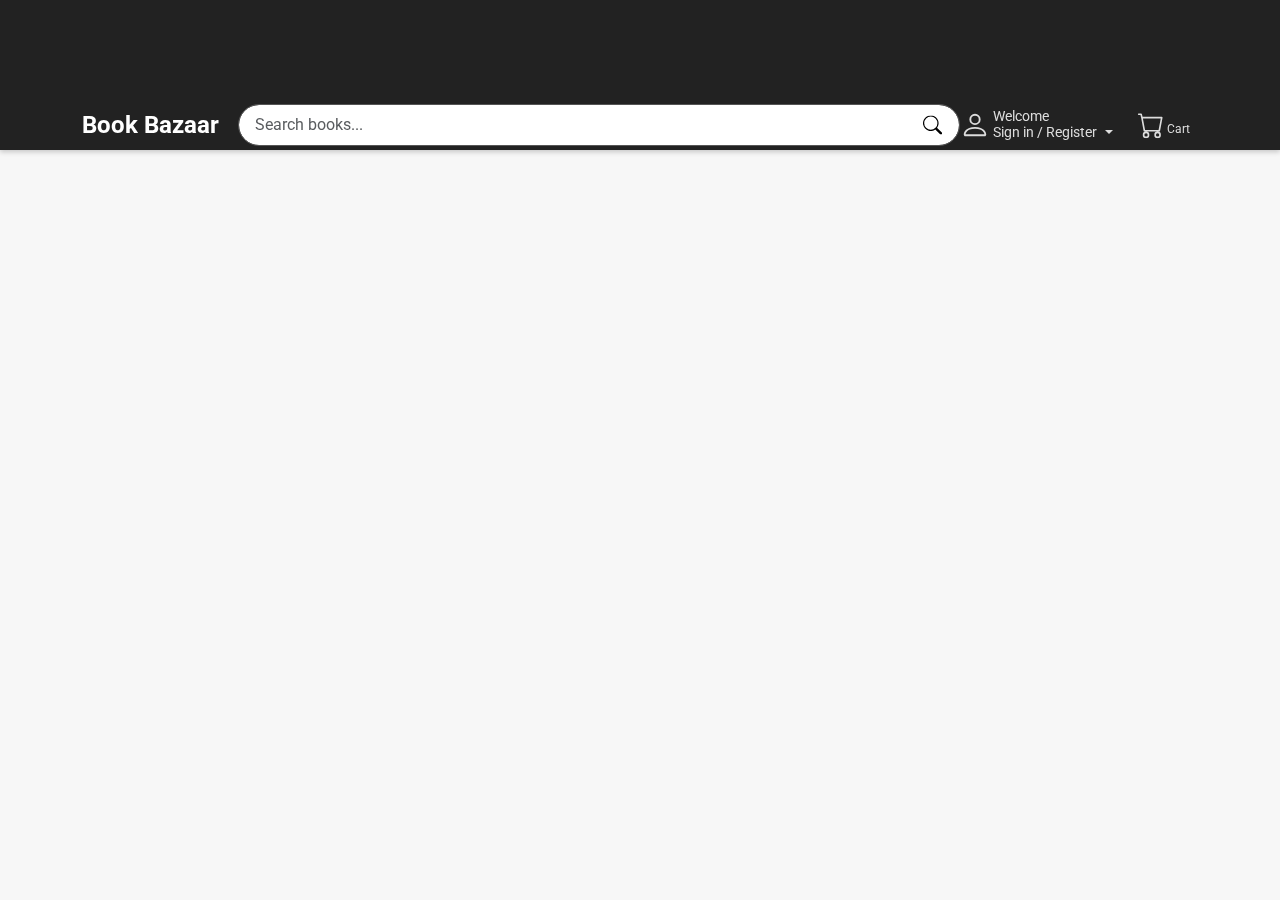
<file: showcase/shopping-portal/index.html>
<!doctype html><html lang="en"><head><meta charset="utf-8"/><link rel="icon" href="/showcase/shopping-portal/favicon.ico"/><meta name="viewport" content="width=device-width,initial-scale=1"/><meta name="theme-color" content="#000000"/><meta name="description" content="Web site created using create-react-app"/><link rel="apple-touch-icon" href="/showcase/shopping-portal/logo192.png"/><link rel="manifest" href="/showcase/shopping-portal/manifest.json"/><title>React App</title><script defer="defer" src="/showcase/shopping-portal/static/js/main.77fb4955.js"></script><link href="/showcase/shopping-portal/static/css/main.d55d6a30.css" rel="stylesheet"></head><body><noscript>You need to enable JavaScript to run this app.</noscript><div id="root"></div></body></html>
</file>
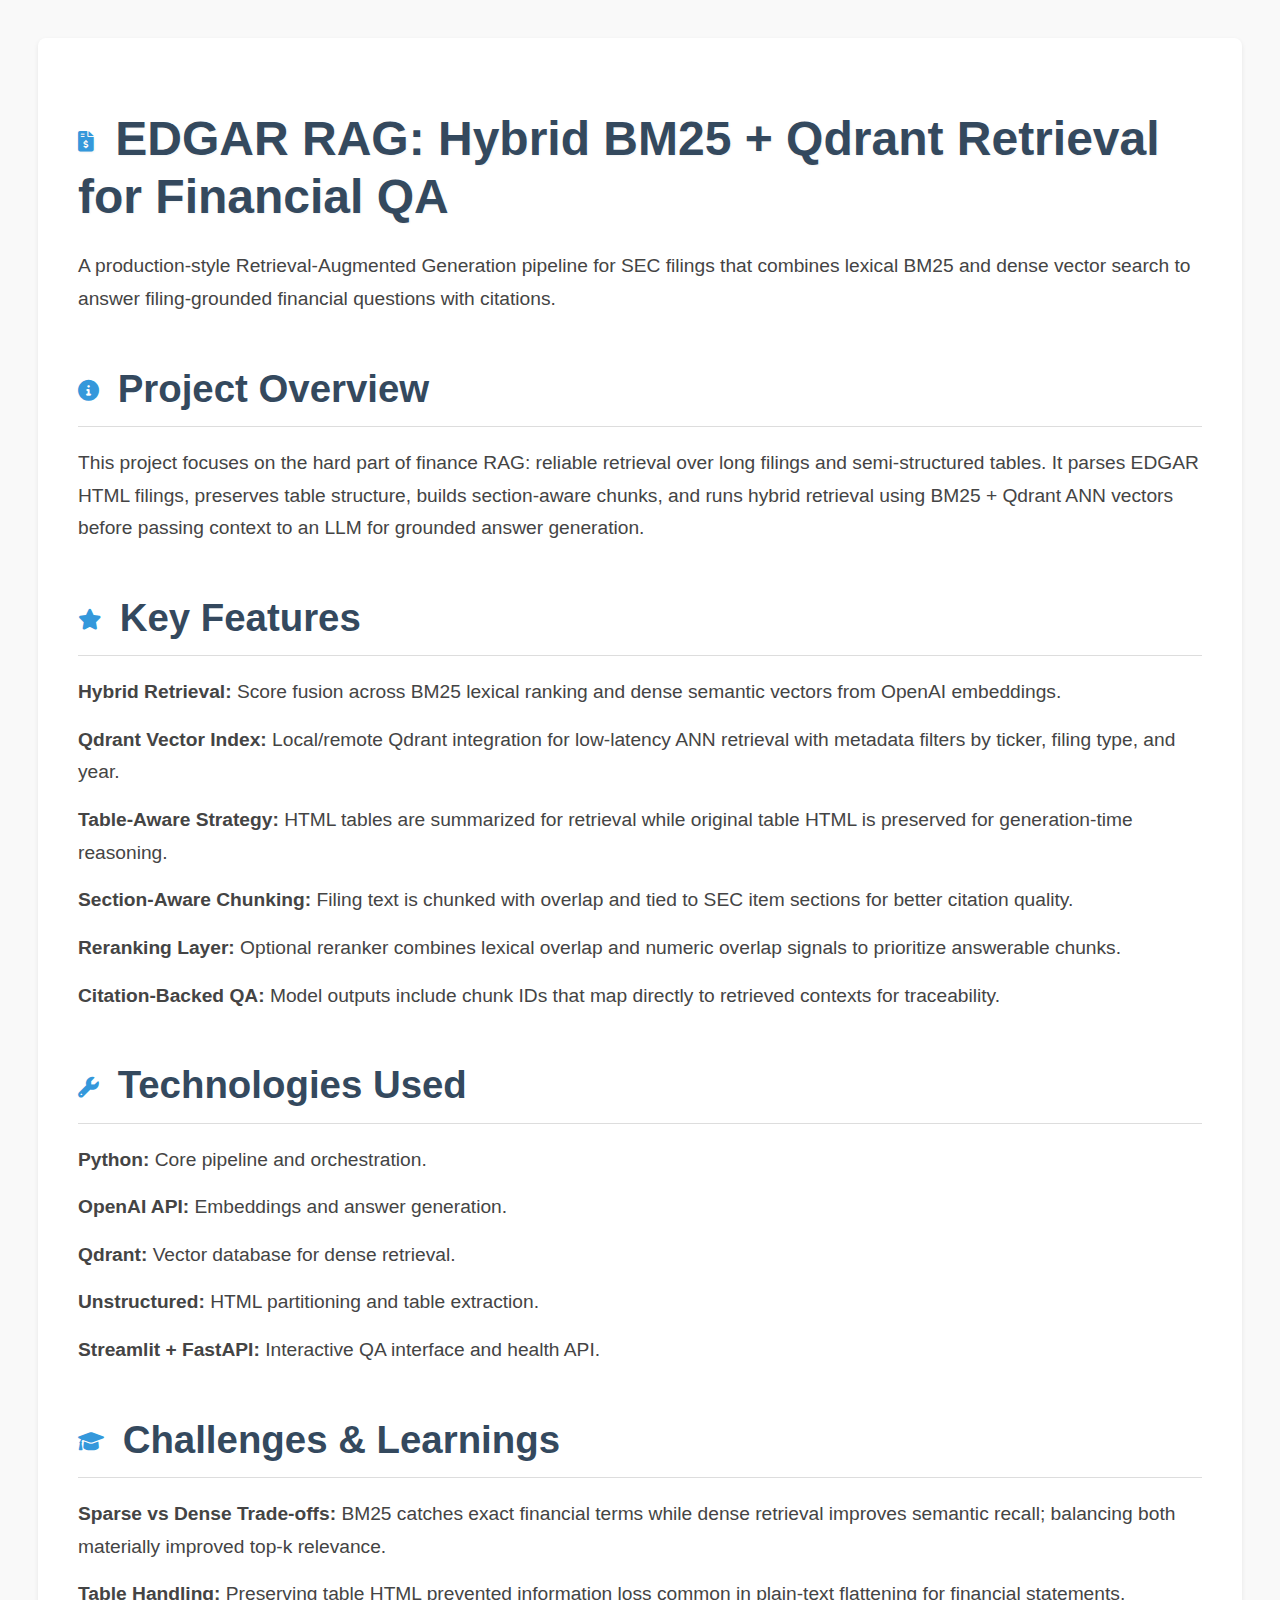
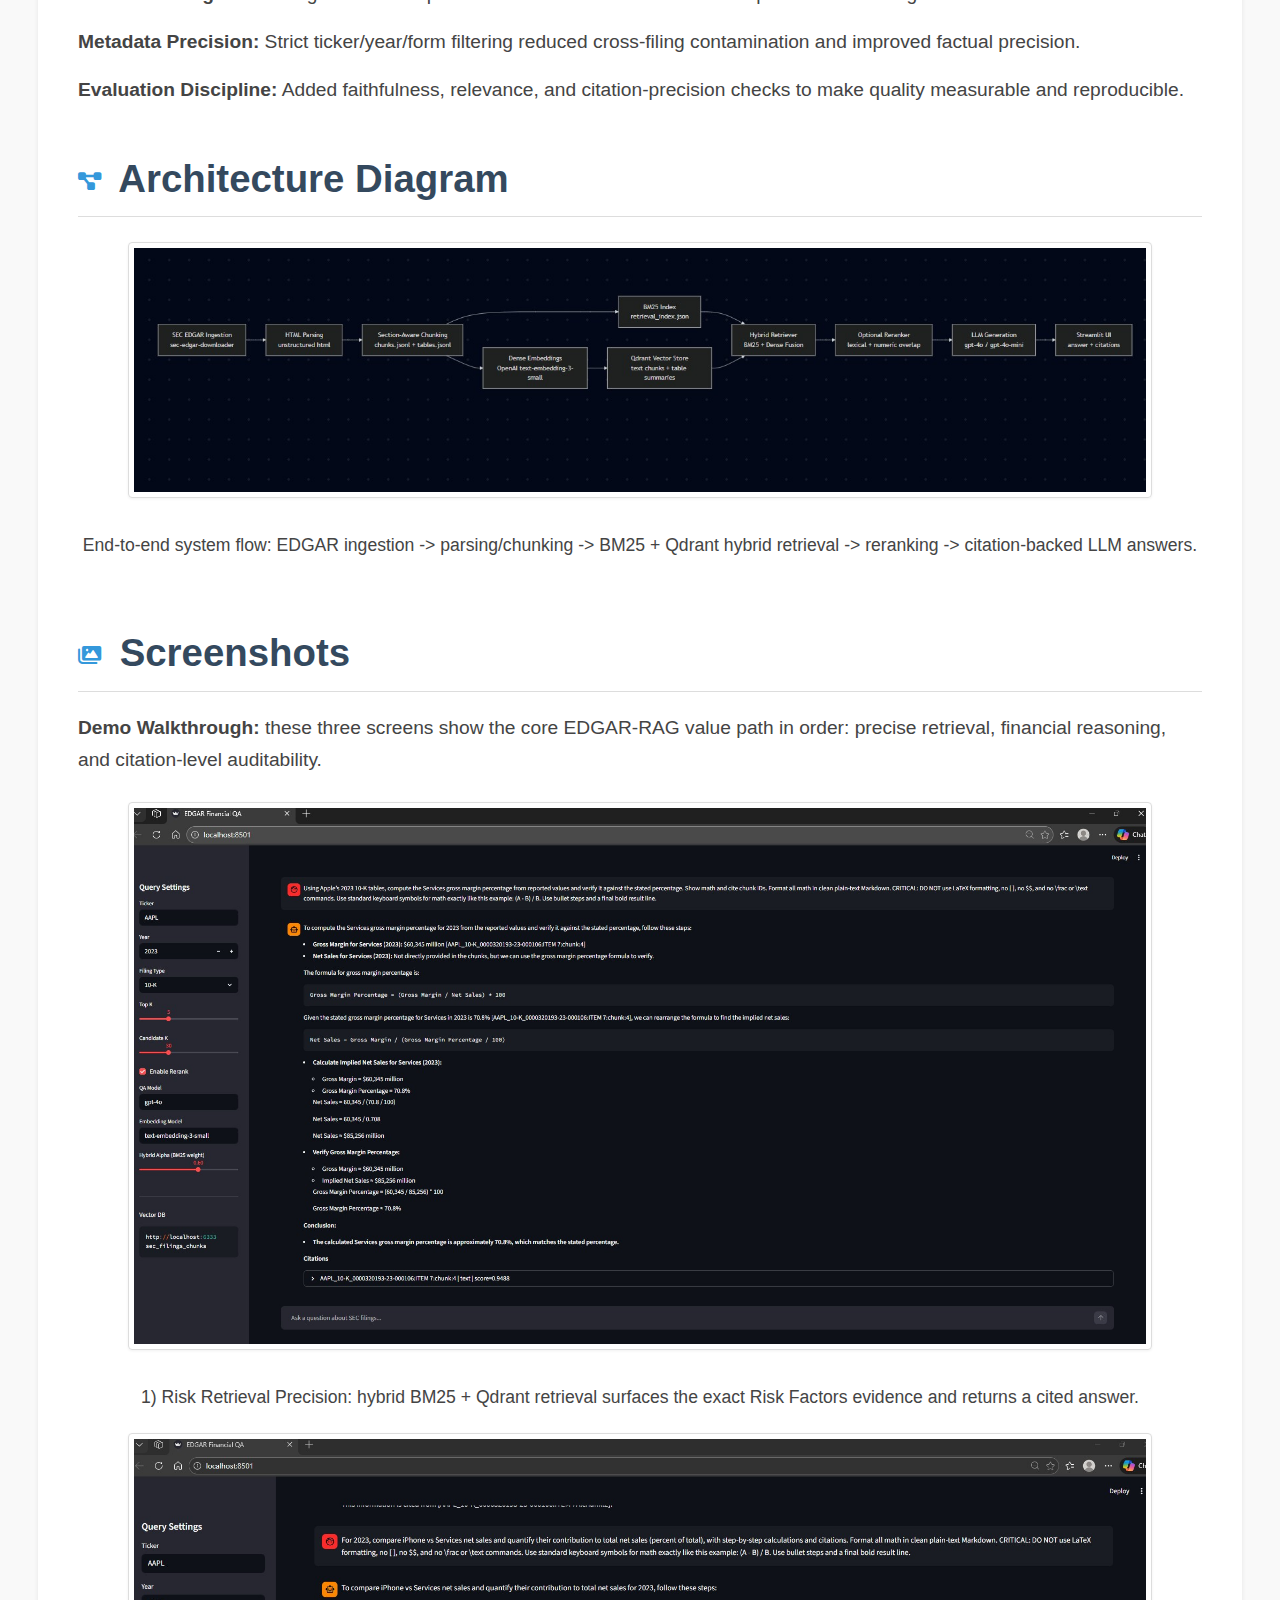
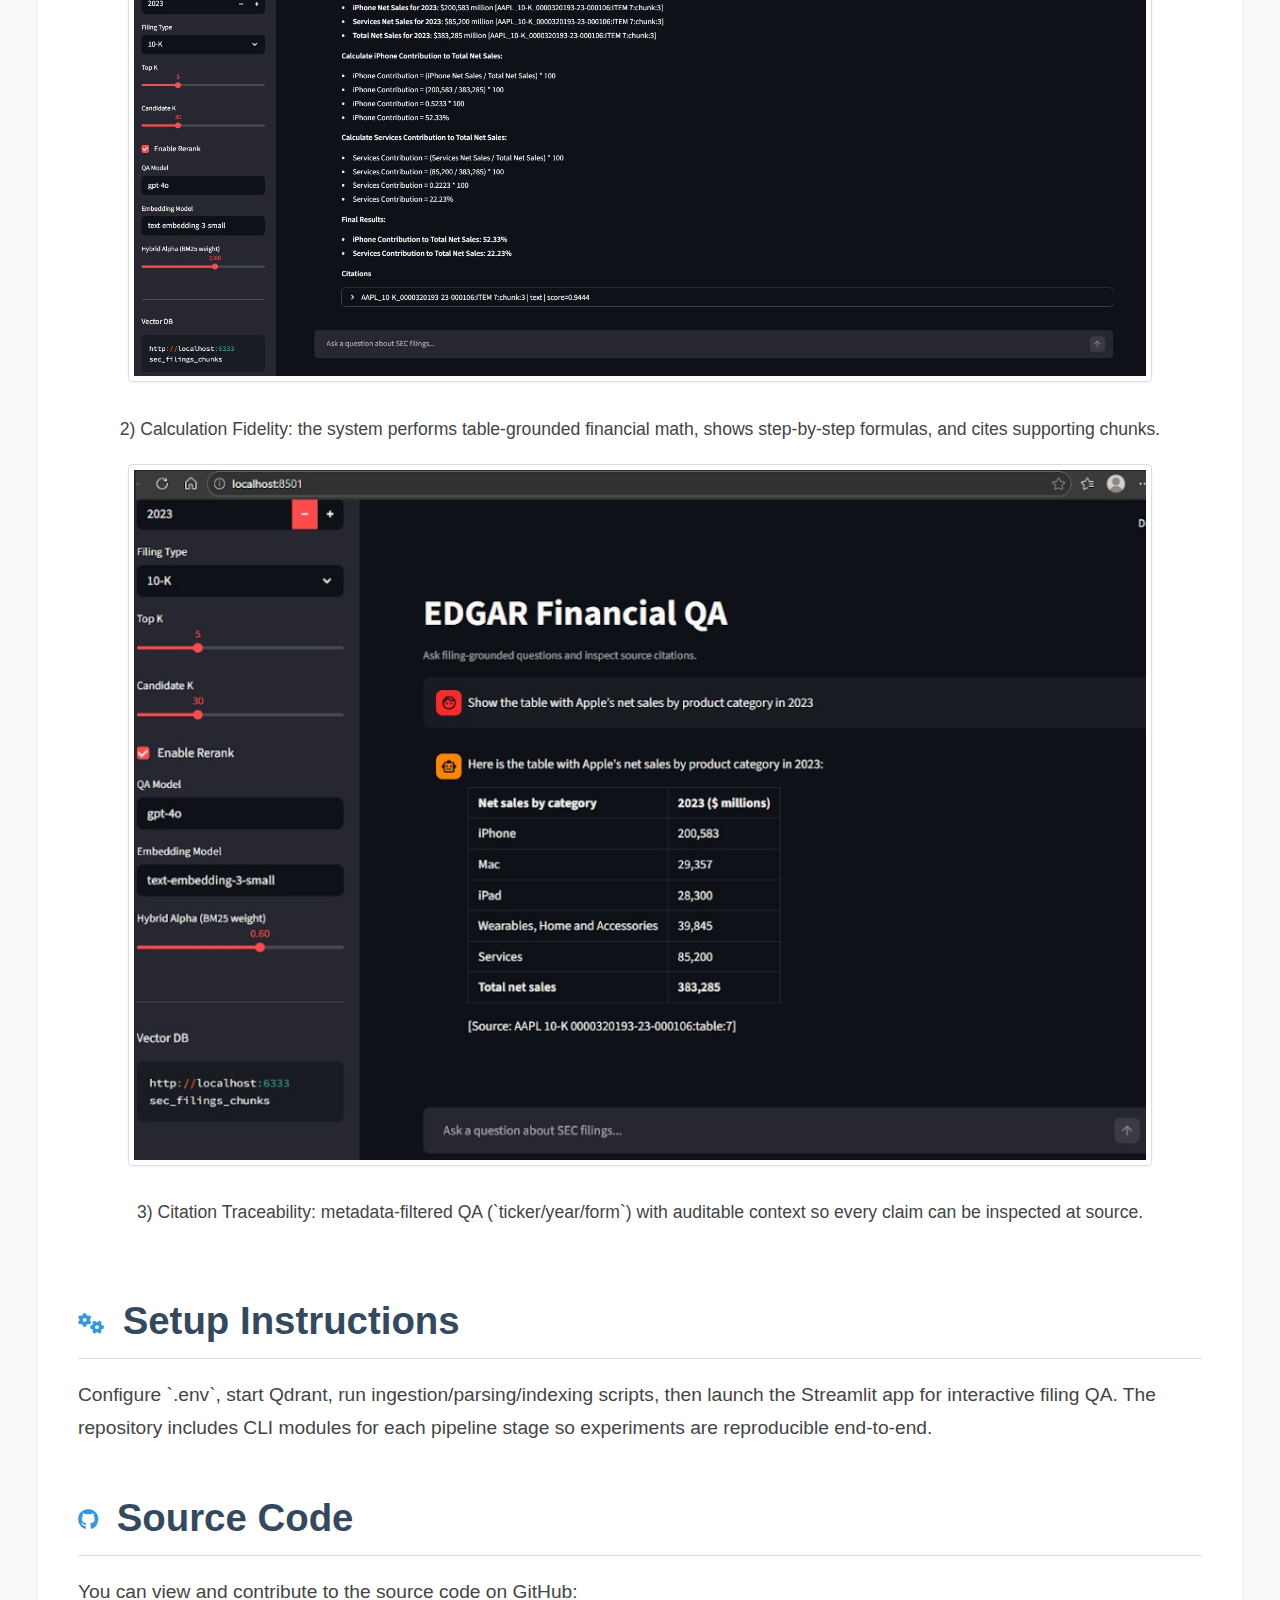
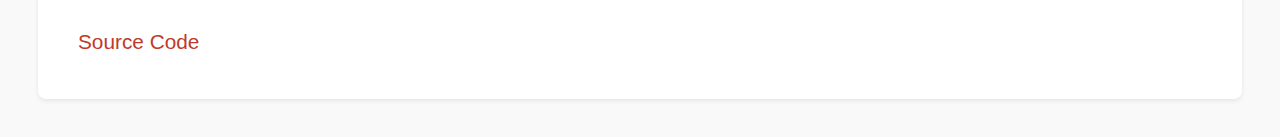
<file: projects/edgar-rag.html>
<!DOCTYPE html>
<html lang="en">

<head>
  <meta charset="UTF-8">
  <meta name="viewport" content="width=device-width, initial-scale=1.0">
  <title>EDGAR RAG - Hybrid BM25 + Qdrant Financial QA</title>
  <link href="https://cdnjs.cloudflare.com/ajax/libs/font-awesome/6.0.0-beta3/css/all.min.css" rel="stylesheet">
  <style>
    body {
      font-family: 'Arial', sans-serif;
      background-color: #f9f9f9;
      color: #444;
      padding: 30px;
      line-height: 1.7;
      font-size: 16px;
    }

    h1,
    h2 {
      color: #34495e;
      font-weight: 600;
    }

    h1 {
      font-size: 3.0rem;
      margin-bottom: 25px;
      text-shadow: 1px 1px 2px rgba(0, 0, 0, 0.05);
      line-height: 1.2;
    }

    h2 {
      font-size: 2.4rem;
      margin-top: 40px;
      margin-bottom: 20px;
      border-bottom: 1px solid #ddd;
      padding-bottom: 5px;
    }

    p {
      font-size: 1.2rem;
      margin-bottom: 15px;
    }

    ul {
      list-style-type: none;
      padding: 0;
    }

    ul li {
      margin: 15px 0;
      font-size: 1.2rem;
    }

    a {
      color: #3498db;
      text-decoration: none;
      font-weight: 500;
      transition: color 0.3s ease, text-decoration 0.3s ease;
    }

    a:hover {
      color: #2980b9;
      text-decoration: underline;
    }

    i {
      margin-right: 8px;
      font-size: 1.3rem;
      color: #3498db;
      transition: color 0.3s ease;
      vertical-align: middle;
    }

    i:hover {
      color: #2980b9;
    }

    main {
      max-width: 1200px;
      margin: 0 auto;
      background-color: #fff;
      padding: 40px;
      border-radius: 8px;
      box-shadow: 0 2px 5px rgba(0, 0, 0, 0.08);
    }

    .image-container {
      display: flex;
      flex-direction: column;
      align-items: center;
      margin-top: 25px;
    }

    .image-container img {
      max-width: 90%;
      height: auto;
      border: 1px solid #ddd;
      border-radius: 4px;
      padding: 5px;
      margin-bottom: 15px;
      box-shadow: 0 1px 3px rgba(0, 0, 0, 0.06);
    }

    .image-container p {
      font-size: 1.1rem;
      text-align: center;
      margin-bottom: 20px;
    }

    .code-link {
      color: #c0392b;
      font-size: 1.3rem;
      text-decoration: none;
    }

    .code-link:hover {
      color: #e74c3c;
      text-decoration: underline;
    }
  </style>
</head>

<body>
  <main>
    <h1><i class="fas fa-file-invoice-dollar"></i> EDGAR RAG: Hybrid BM25 + Qdrant Retrieval for Financial QA</h1>
    <p>A production-style Retrieval-Augmented Generation pipeline for SEC filings that combines lexical BM25 and dense vector search to answer filing-grounded financial questions with citations.</p>

    <h2><i class="fas fa-info-circle"></i> Project Overview</h2>
    <p>This project focuses on the hard part of finance RAG: reliable retrieval over long filings and semi-structured tables. It parses EDGAR HTML filings, preserves table structure, builds section-aware chunks, and runs hybrid retrieval using BM25 + Qdrant ANN vectors before passing context to an LLM for grounded answer generation.</p>

    <h2><i class="fas fa-star"></i> Key Features</h2>
    <ul>
      <li><strong>Hybrid Retrieval:</strong> Score fusion across BM25 lexical ranking and dense semantic vectors from OpenAI embeddings.</li>
      <li><strong>Qdrant Vector Index:</strong> Local/remote Qdrant integration for low-latency ANN retrieval with metadata filters by ticker, filing type, and year.</li>
      <li><strong>Table-Aware Strategy:</strong> HTML tables are summarized for retrieval while original table HTML is preserved for generation-time reasoning.</li>
      <li><strong>Section-Aware Chunking:</strong> Filing text is chunked with overlap and tied to SEC item sections for better citation quality.</li>
      <li><strong>Reranking Layer:</strong> Optional reranker combines lexical overlap and numeric overlap signals to prioritize answerable chunks.</li>
      <li><strong>Citation-Backed QA:</strong> Model outputs include chunk IDs that map directly to retrieved contexts for traceability.</li>
    </ul>

    <h2><i class="fas fa-wrench"></i> Technologies Used</h2>
    <ul>
      <li><strong>Python:</strong> Core pipeline and orchestration.</li>
      <li><strong>OpenAI API:</strong> Embeddings and answer generation.</li>
      <li><strong>Qdrant:</strong> Vector database for dense retrieval.</li>
      <li><strong>Unstructured:</strong> HTML partitioning and table extraction.</li>
      <li><strong>Streamlit + FastAPI:</strong> Interactive QA interface and health API.</li>
    </ul>

    <h2><i class="fas fa-graduation-cap"></i> Challenges & Learnings</h2>
    <ul>
      <li><strong>Sparse vs Dense Trade-offs:</strong> BM25 catches exact financial terms while dense retrieval improves semantic recall; balancing both materially improved top-k relevance.</li>
      <li><strong>Table Handling:</strong> Preserving table HTML prevented information loss common in plain-text flattening for financial statements.</li>
      <li><strong>Metadata Precision:</strong> Strict ticker/year/form filtering reduced cross-filing contamination and improved factual precision.</li>
      <li><strong>Evaluation Discipline:</strong> Added faithfulness, relevance, and citation-precision checks to make quality measurable and reproducible.</li>
    </ul>

    <h2><i class="fas fa-project-diagram"></i> Architecture Diagram</h2>
    <div class="image-container">
      <img src="../assets/edgar-rag/Edgar_RAG_Architecture1.jpg" alt="EDGAR RAG architecture diagram showing ingestion, hybrid retrieval, reranking, and generation flow">
      <p>End-to-end system flow: EDGAR ingestion -> parsing/chunking -> BM25 + Qdrant hybrid retrieval -> reranking -> citation-backed LLM answers.</p>
    </div>

    <h2><i class="fas fa-images"></i> Screenshots</h2>
    <p><strong>Demo Walkthrough:</strong> these three screens show the core EDGAR-RAG value path in order: precise retrieval, financial reasoning, and citation-level auditability.</p>
    <div class="image-container">
      <img src="../assets/edgar-rag/Edgar_RAG_Query1.jpg" alt="EDGAR RAG demo query output showing citation-backed answer">
      <p>1) Risk Retrieval Precision: hybrid BM25 + Qdrant retrieval surfaces the exact Risk Factors evidence and returns a cited answer.</p>

      <img src="../assets/edgar-rag/Edgar_RAG_Query2.jpg" alt="EDGAR RAG financial calculation response with formatted output">
      <p>2) Calculation Fidelity: the system performs table-grounded financial math, shows step-by-step formulas, and cites supporting chunks.</p>

      <img src="../assets/edgar-rag/Edgar_RAG_Query3.jpg" alt="EDGAR RAG metadata-filtered retrieval in Streamlit interface">
      <p>3) Citation Traceability: metadata-filtered QA (`ticker/year/form`) with auditable context so every claim can be inspected at source.</p>
    </div>

    <h2><i class="fas fa-cogs"></i> Setup Instructions</h2>
    <p>Configure `.env`, start Qdrant, run ingestion/parsing/indexing scripts, then launch the Streamlit app for interactive filing QA. The repository includes CLI modules for each pipeline stage so experiments are reproducible end-to-end.</p>

    <h2><i class="fab fa-github"></i> Source Code</h2>
    <p>You can view and contribute to the source code on GitHub:</p>
    <a href="https://github.com/cubes786/git/tree/main/vscode/showcase/edgar-rag" class="code-link" target="_blank">Source Code</a>
  </main>
</body>

</html>
</file>
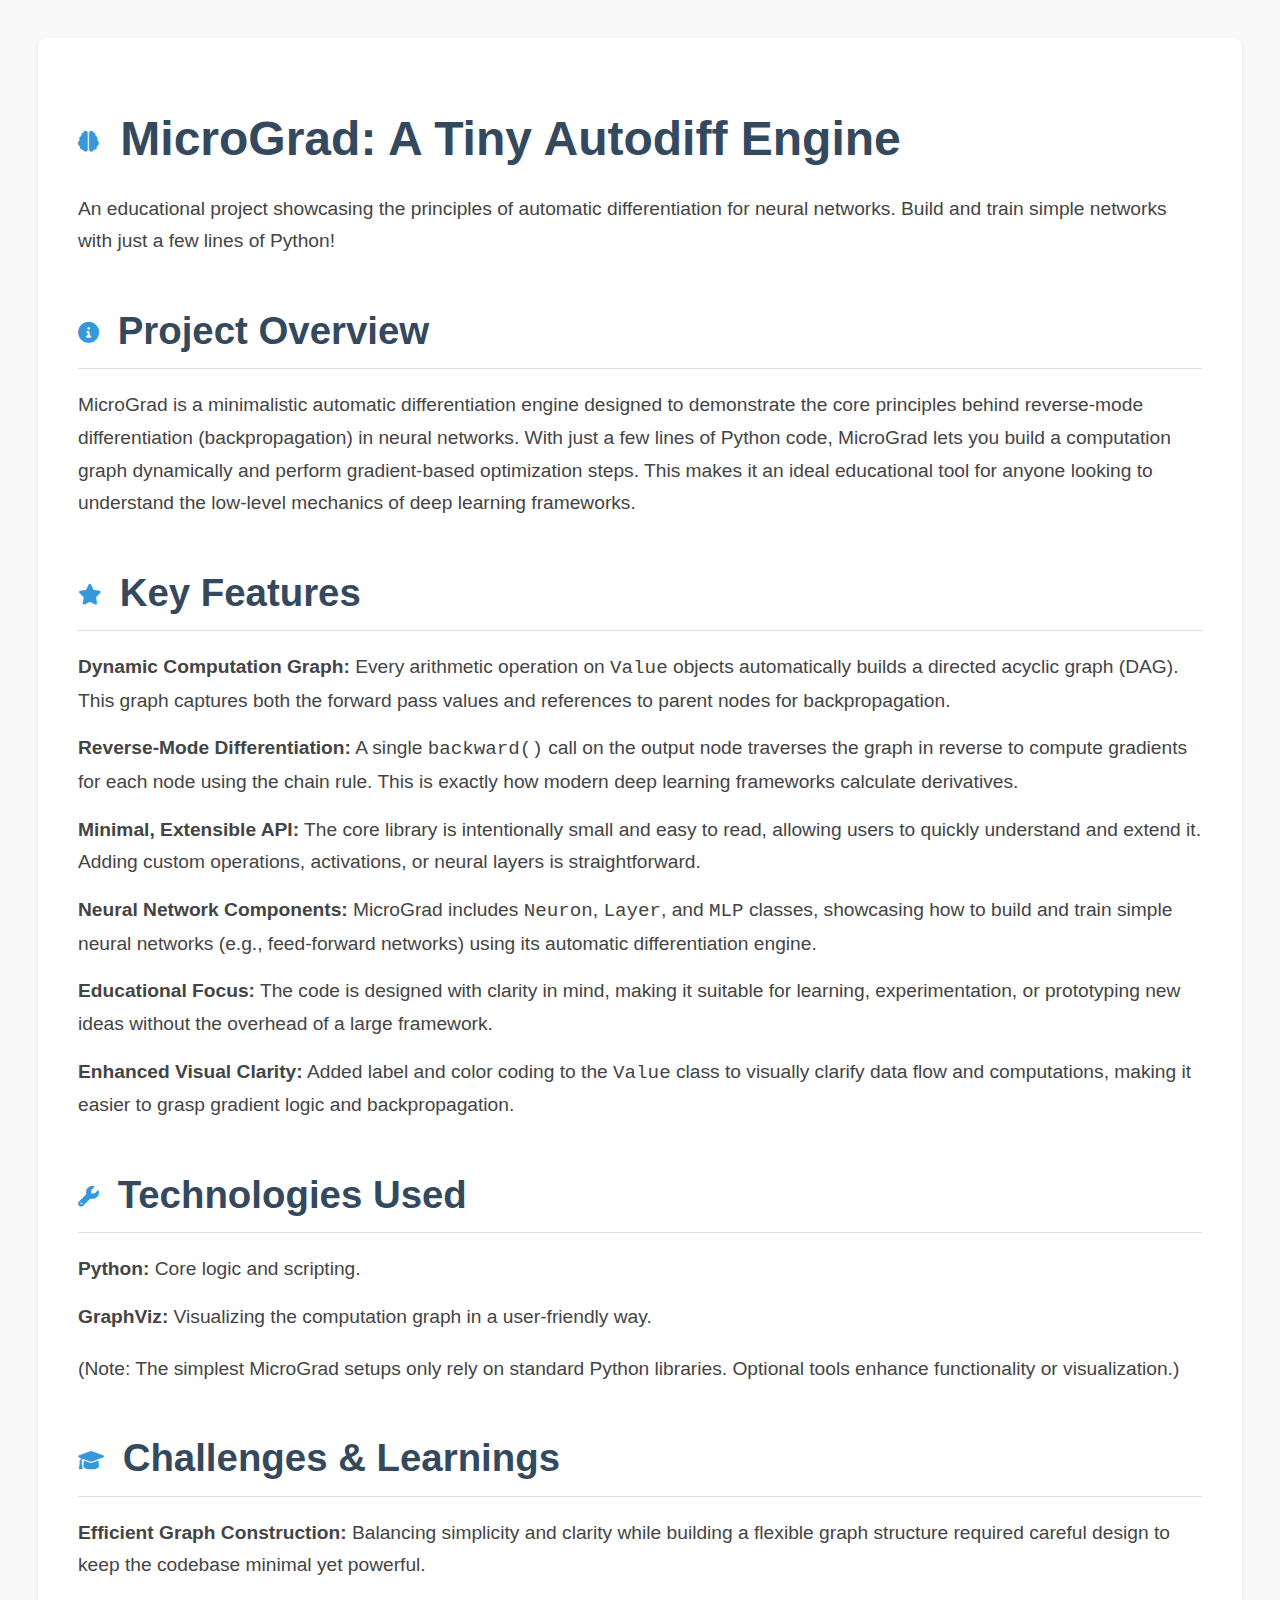
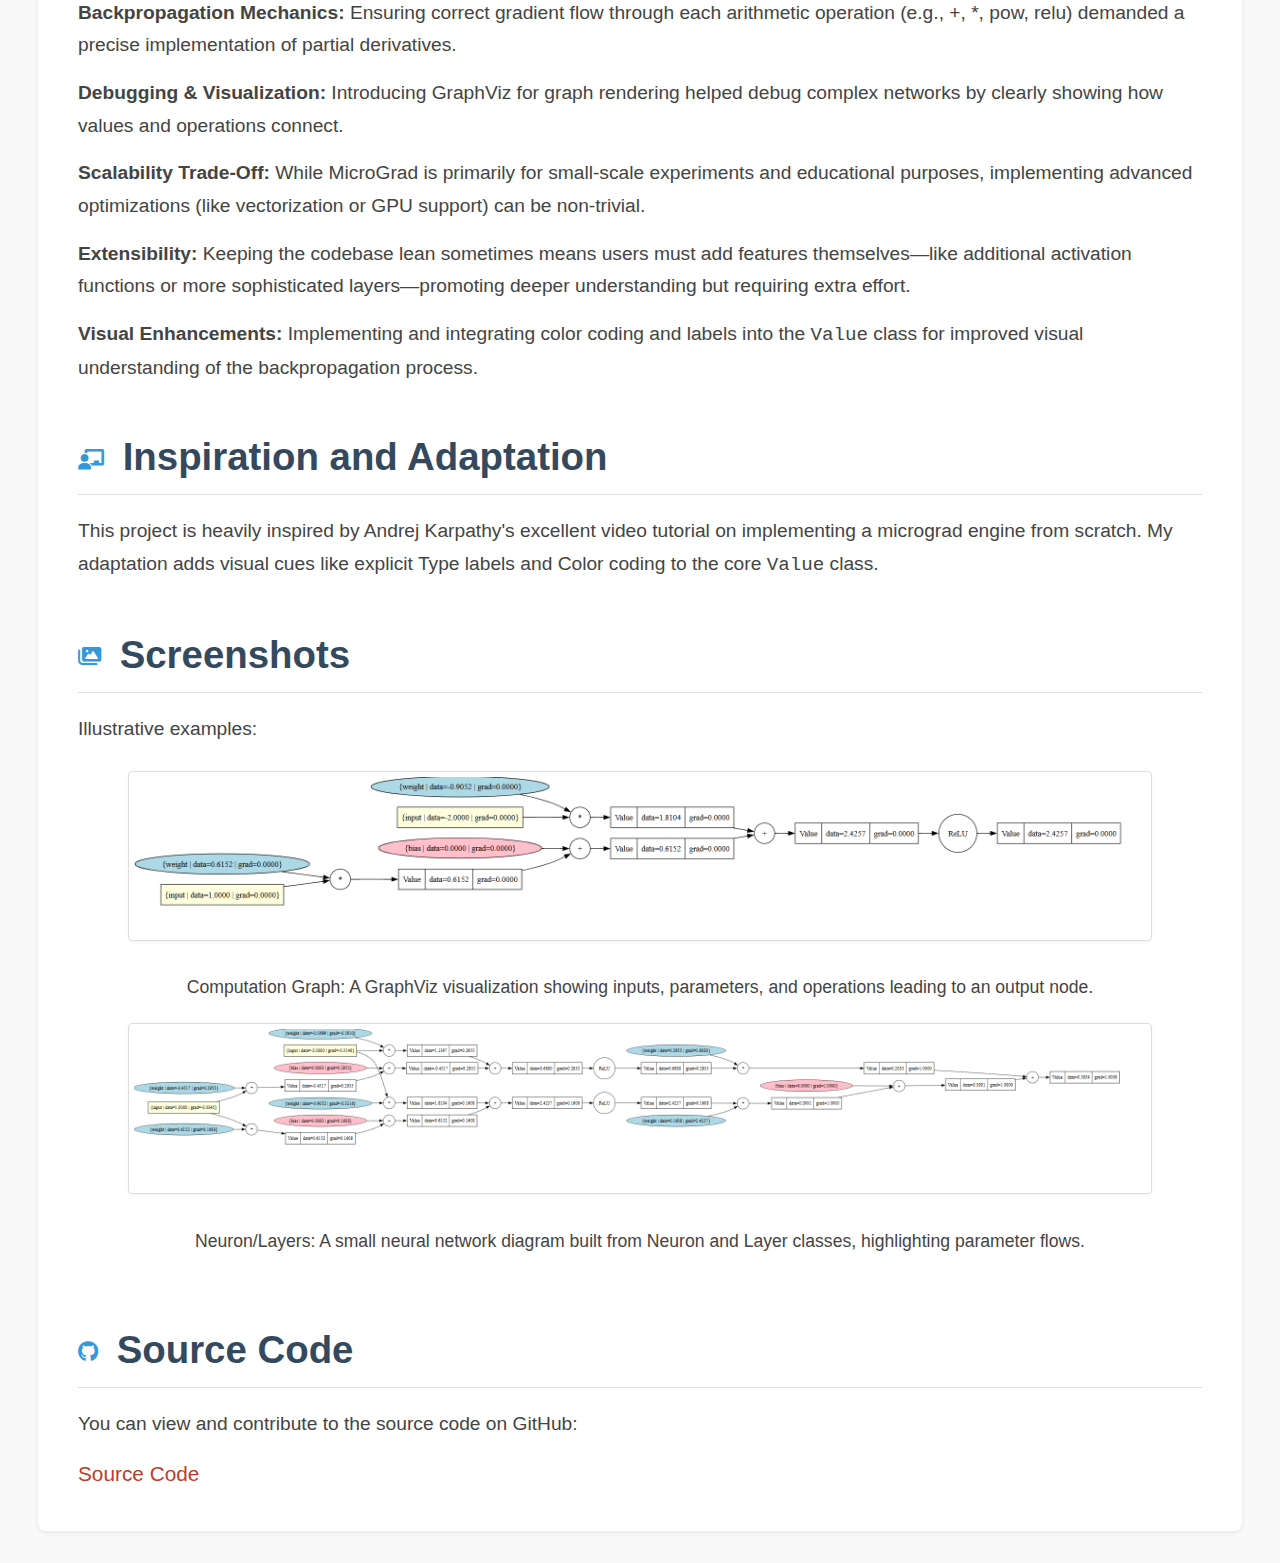
<file: projects/micrograd.html>
<!DOCTYPE html>
<html lang="en">

<head>
  <meta charset="UTF-8">
  <meta name="viewport" content="width=device-width, initial-scale=1.0">
  <title>MicroGrad - Minimal Automatic Differentiation Engine</title>
  <link href="https://cdnjs.cloudflare.com/ajax/libs/font-awesome/6.0.0-beta3/css/all.min.css" rel="stylesheet">
  <style>
    /* General Styling */
    body {
      font-family: 'Arial', sans-serif;
      background-color: #f9f9f9;
      color: #444;
      padding: 30px;
      line-height: 1.7; /* Increased line height for readability */
      font-size: 16px; /* Base font size */
    }

    h1,
    h2 {
      color: #34495e;
      font-weight: 600;
    }

    h1 {
      font-size: 3.0rem; /* Increased H1 size */
      margin-bottom: 25px;
      text-shadow: 1px 1px 2px rgba(0, 0, 0, 0.05);
      line-height: 1.2;
    }

    h2 {
      font-size: 2.4rem; /* Increased H2 size */
      margin-top: 40px;
      margin-bottom: 20px;
      border-bottom: 1px solid #ddd;
      padding-bottom: 5px;
    }

    p {
      font-size: 1.2rem; /* Increased paragraph size */
      margin-bottom: 15px;
    }

    ul {
      list-style-type: none;
      padding: 0;
    }

    ul li {
      margin: 15px 0;  /* Increased spacing in lists */
      font-size: 1.2rem; /* Increased list item size */
    }

    a {
      color: #3498db;
      text-decoration: none;
      font-weight: 500;
      transition: color 0.3s ease, text-decoration: 0.3s ease;
    }

    a:hover {
      color: #2980b9;
      text-decoration: underline;
    }

    /* Style for Icons */
    i {
      margin-right: 8px;
      font-size: 1.3rem;  /* Increased icon size */
      color: #3498db;
      transition: color 0.3s ease;
      vertical-align: middle; /* Align icons vertically with text */
    }

    i:hover {
      color: #2980b9;
    }

    /* Improved spacing and layout */
    main {
      max-width: 1200px;
      margin: 0 auto;
      background-color: #fff;
      padding: 40px; /* Increased padding */
      border-radius: 8px;
      box-shadow: 0 2px 5px rgba(0, 0, 0, 0.08);
    }

    /* Image Styling */
    .image-container {
      display: flex;
      flex-direction: column;
      align-items: center;
      margin-top: 25px; /* Increased margin */
    }

    .image-container img {
      max-width: 90%;
      height: auto;
      border: 1px solid #ddd;
      border-radius: 4px;
      padding: 5px;
      margin-bottom: 15px; /* Increased margin */
      box-shadow: 0 1px 3px rgba(0, 0, 0, 0.06);
    }

    .image-container p {
      font-size: 1.1rem; /* Slightly reduced caption size */
      text-align: center;
      margin-bottom: 20px; /* Increased spacing after caption */
    }

    /* Live Demo & Source Code links */
    .code-link {
      color: #c0392b;
      font-size: 1.3rem; /* Increased link size */
      text-decoration: none;
    }

    .code-link:hover {
      color: #e74c3c;
      text-decoration: underline;
    }
  </style>
</head>

<body>
  <main>
    <h1><i class="fas fa-brain"></i> MicroGrad: A Tiny Autodiff Engine</h1>
    <p>An educational project showcasing the principles of automatic differentiation for neural networks. Build and train simple networks with just a few lines of Python!</p>

    <h2><i class="fas fa-info-circle"></i> Project Overview</h2>
    <p>MicroGrad is a minimalistic automatic differentiation engine designed to demonstrate the core principles behind reverse-mode differentiation (backpropagation) in neural networks. With just a few lines of Python code, MicroGrad lets you build a computation graph dynamically and perform gradient-based optimization steps. This makes it an ideal educational tool for anyone looking to understand the low-level mechanics of deep learning frameworks.</p>

    <h2><i class="fas fa-star"></i> Key Features</h2>
    <ul>
      <li><strong>Dynamic Computation Graph:</strong> Every arithmetic operation on <code>Value</code> objects automatically builds a directed acyclic graph (DAG). This graph captures both the forward pass values and references to parent nodes for backpropagation.</li>
      <li><strong>Reverse-Mode Differentiation:</strong> A single <code>backward()</code> call on the output node traverses the graph in reverse to compute gradients for each node using the chain rule. This is exactly how modern deep learning frameworks calculate derivatives.</li>
      <li><strong>Minimal, Extensible API:</strong> The core library is intentionally small and easy to read, allowing users to quickly understand and extend it. Adding custom operations, activations, or neural layers is straightforward.</li>
      <li><strong>Neural Network Components:</strong> MicroGrad includes <code>Neuron</code>, <code>Layer</code>, and <code>MLP</code> classes, showcasing how to build and train simple neural networks (e.g., feed-forward networks) using its automatic differentiation engine.</li>
      <li><strong>Educational Focus:</strong> The code is designed with clarity in mind, making it suitable for learning, experimentation, or prototyping new ideas without the overhead of a large framework.</li>
      <li><strong>Enhanced Visual Clarity:</strong> Added label and color coding to the <code>Value</code> class to visually clarify data flow and computations, making it easier to grasp gradient logic and backpropagation.</li>
    </ul>

    <h2><i class="fas fa-wrench"></i> Technologies Used</h2>
    <ul>
      <li><strong>Python:</strong> Core logic and scripting.</li>
      <li><strong>GraphViz:</strong> Visualizing the computation graph in a user-friendly way.</li>      
    </ul>
    <p>(Note: The simplest MicroGrad setups only rely on standard Python libraries. Optional tools enhance functionality or visualization.)</p>

    <h2><i class="fas fa-graduation-cap"></i> Challenges & Learnings</h2>
    <ul>
      <li><strong>Efficient Graph Construction:</strong> Balancing simplicity and clarity while building a flexible graph structure required careful design to keep the codebase minimal yet powerful.</li>
      <li><strong>Backpropagation Mechanics:</strong> Ensuring correct gradient flow through each arithmetic operation (e.g., +, *, pow, relu) demanded a precise implementation of partial derivatives.</li>
      <li><strong>Debugging & Visualization:</strong> Introducing GraphViz for graph rendering helped debug complex networks by clearly showing how values and operations connect.</li>
      <li><strong>Scalability Trade-Off:</strong> While MicroGrad is primarily for small-scale experiments and educational purposes, implementing advanced optimizations (like vectorization or GPU support) can be non-trivial.</li>
      <li><strong>Extensibility:</strong> Keeping the codebase lean sometimes means users must add features themselves—like additional activation functions or more sophisticated layers—promoting deeper understanding but requiring extra effort.</li>
      <li><strong>Visual Enhancements:</strong> Implementing and integrating color coding and labels into the <code>Value</code> class for improved visual understanding of the backpropagation process.</li>
    </ul>

    <h2><i class="fas fa-chalkboard-teacher"></i> Inspiration and Adaptation</h2>
    <p>This project is heavily inspired by Andrej Karpathy's excellent video tutorial on implementing a micrograd engine from scratch. My adaptation adds visual cues like explicit Type labels and Color coding to the core <code>Value</code> class.</p>

    <h2><i class="fas fa-images"></i> Screenshots</h2>
    <p>Illustrative examples:</p>

    <div class="image-container">
      <img src="../assets/micrograd/neuron1.png" alt="Simple Neuron with 2 inputs">
      <p>Computation Graph: A GraphViz visualization showing inputs, parameters, and operations leading to an output
        node.</p>

      <img src="../assets/micrograd/mlp1.png" alt="An MLP with 2 layers and 2 inputs">
      <p>Neuron/Layers: A small neural network diagram built from Neuron and Layer classes, highlighting parameter
        flows.</p>

    </div>

    <h2><i class="fab fa-github"></i> Source Code</h2>
    <p>You can view and contribute to the source code on GitHub:</p>
    <a href="https://github.com/cubes786/git/tree/main/vscode/python3/projects/micrograd" class="code-link"
      target="_blank">Source Code</a>
  </main>
</body>

</html>
</file>
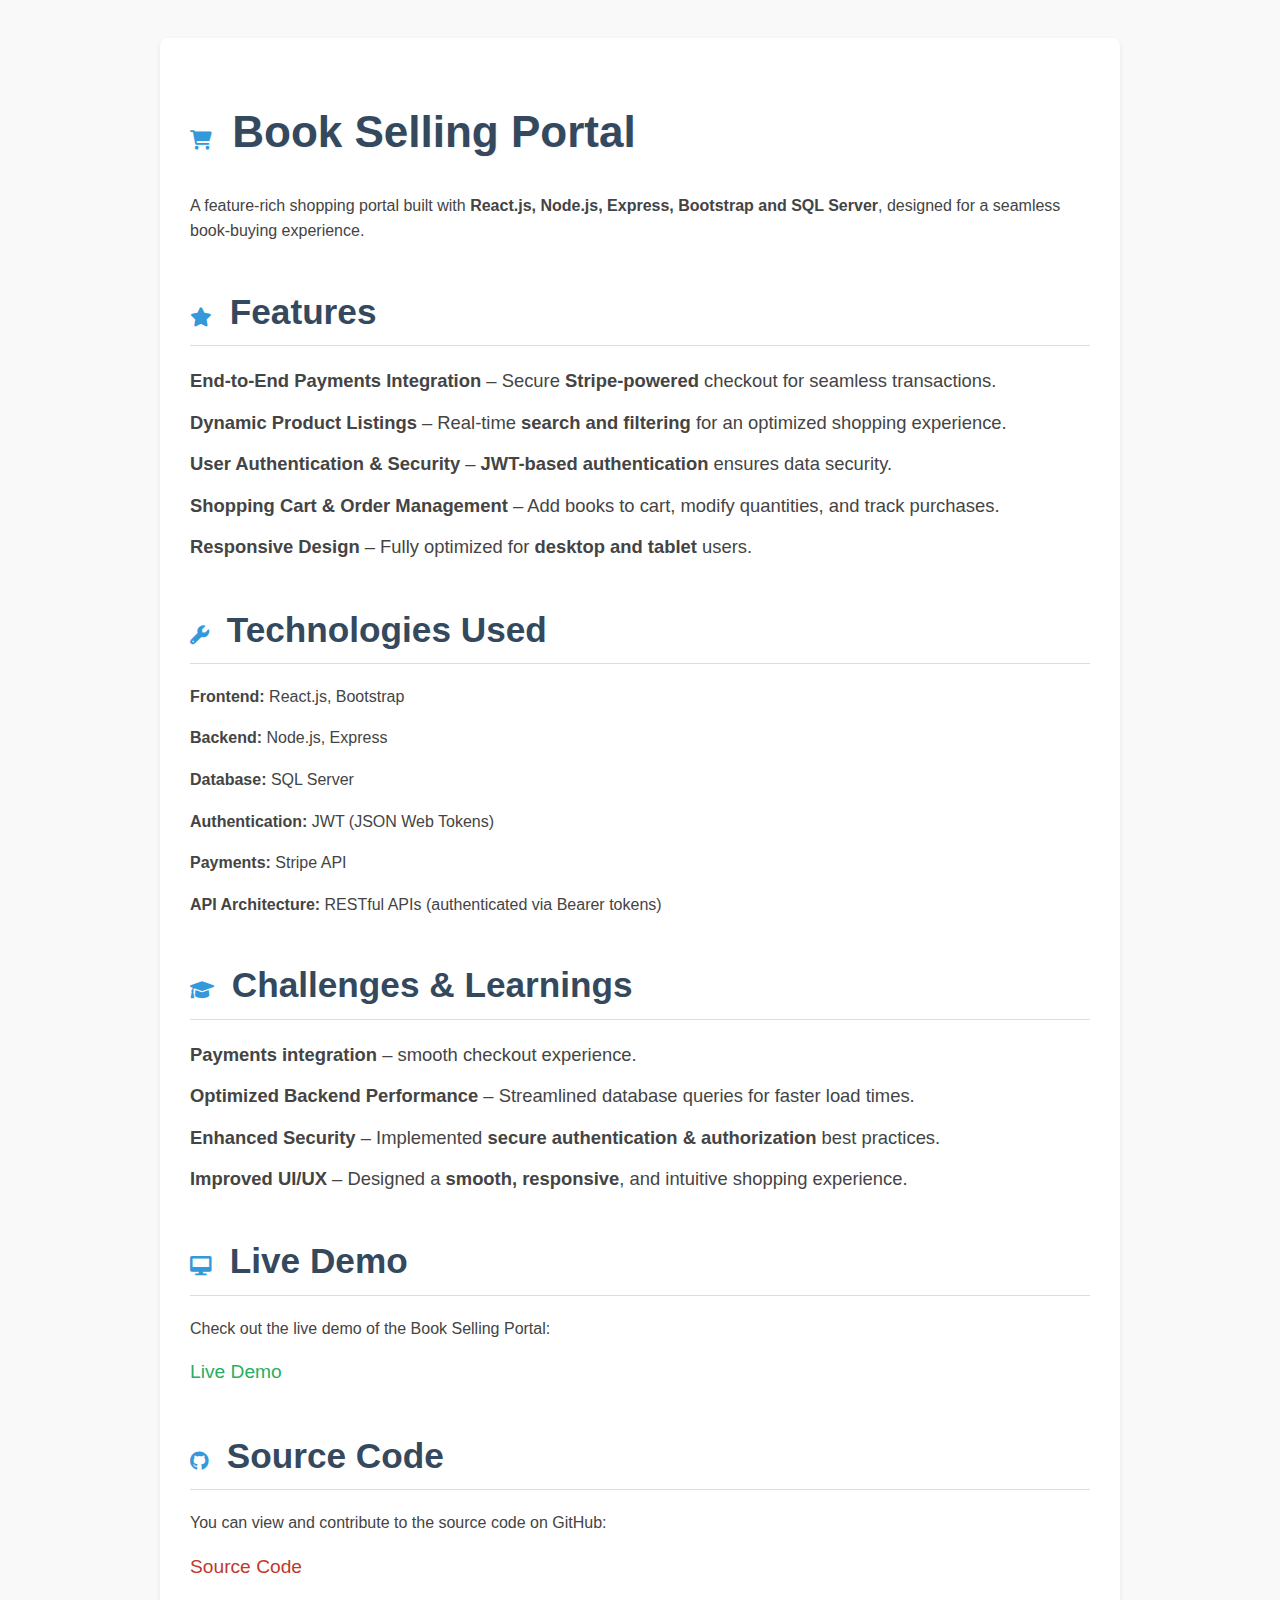
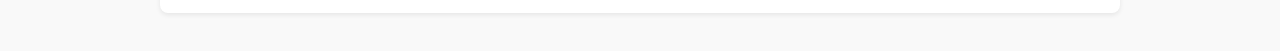
<file: projects/shopping-portal.html>
<head>
  <link href="https://cdnjs.cloudflare.com/ajax/libs/font-awesome/6.0.0-beta3/css/all.min.css" rel="stylesheet">
  <style>
    /* General Styling */
    body {
      font-family: 'Arial', sans-serif; /* Modern font */
      background-color: #f9f9f9; /* Softer background */
      color: #444; /* Slightly softer text color */
      padding: 30px; /* Increased padding */
      line-height: 1.6; /* Improved readability */
    }

    h1, h2 {
      color: #34495e; /* Darker, more professional heading color */
      font-weight: 600; /* Slightly bolder headings */
    }

    h1 {
      font-size: 2.75rem; /* Slightly larger */
      margin-bottom: 25px;
      text-shadow: 1px 1px 2px rgba(0, 0, 0, 0.05); /* Subtle shadow */
    }

    h2 {
      font-size: 2.2rem; /* Slightly larger */
      margin-top: 40px; /* Increased spacing */
      margin-bottom: 20px;
      border-bottom: 1px solid #ddd; /* Subtle underline */
      padding-bottom: 5px;
    }

    ul {
      list-style-type: none;
      padding: 0;
    }

    ul li {
      margin: 12px 0; /* Increased spacing */
      font-size: 1.15rem; /* Slightly larger */
    }

    a {
      color: #3498db;
      text-decoration: none;
      font-weight: 500; /* Slightly less bold */
      transition: color 0.3s ease, text-decoration 0.3s ease;
    }

    a:hover {
      color: #2980b9;
      text-decoration: underline;
    }

    /* Style for Icons */
    i {
      margin-right: 8px; /* Slightly reduced spacing */
      font-size: 1.2rem; /* Adjusted size */
      color: #3498db; /* Changed to a blue tone */
      transition: color 0.3s ease;
    }

    i:hover {
      color: #2980b9;
    }

    /* Live Demo & Source Code links */
    .demo-link {
      color: #27ae60;
      font-size: 1.2rem;
      text-decoration: none; /* keep underline */
    }

    .demo-link:hover {
      color: #2ecc71;
      text-decoration: underline; /* keep underline */
    }

    .code-link {
      color: #c0392b;
      font-size: 1.2rem;
      text-decoration: none; /* keep underline */
    }

    .code-link:hover {
      color: #e74c3c;
      text-decoration: underline; /* keep underline */
    }

    /* Improved spacing and layout */
    main {
      max-width: 900px; /* Limit content width */
      margin: 0 auto; /* Center the content */
    }

    /* Subtle box shadow for visual separation */
    main {
      background-color: #fff;
      padding: 30px;
      border-radius: 8px;
      box-shadow: 0 2px 5px rgba(0, 0, 0, 0.08);
    }
  </style>
</head>

<body>
  <main>
    <h1><i class="fas fa-shopping-cart"></i> Book Selling Portal</h1>
    <p>A feature-rich shopping portal built with <strong>React.js, Node.js, Express, Bootstrap and SQL Server</strong>, designed for a seamless book-buying experience.</p>

    <h2><i class="fas fa-star"></i> Features</h2>
    <ul>
        <li><strong>End-to-End Payments Integration</strong> – Secure <strong>Stripe-powered</strong> checkout for seamless transactions.</li>
        <li><strong>Dynamic Product Listings</strong> – Real-time <strong>search and filtering</strong> for an optimized shopping experience.</li>
        <li><strong>User Authentication & Security</strong> – <strong>JWT-based authentication</strong> ensures data security.</li>
        <li><strong>Shopping Cart & Order Management</strong> – Add books to cart, modify quantities, and track purchases.</li>
        <li><strong>Responsive Design</strong> – Fully optimized for <strong>desktop and tablet</strong> users.</li>
    </ul>

    <h2><i class="fas fa-wrench"></i> Technologies Used</h2>
    <p><strong>Frontend:</strong> React.js, Bootstrap</p>
    <p><strong>Backend:</strong> Node.js, Express</p>
    <p><strong>Database:</strong> SQL Server</p>
    <p><strong>Authentication:</strong> JWT (JSON Web Tokens)</p>
    <p><strong>Payments:</strong> Stripe API</p>
    <p><strong>API Architecture:</strong> RESTful APIs (authenticated via Bearer tokens)</p>

    <h2><i class="fas fa-graduation-cap"></i> Challenges & Learnings</h2>
    <ul>
        <li><strong>Payments integration</strong> – smooth checkout experience.</li>
        <li><strong>Optimized Backend Performance</strong> – Streamlined database queries for faster load times.</li>
        <li><strong>Enhanced Security</strong> – Implemented <strong>secure authentication & authorization</strong> best practices.</li>
        <li><strong>Improved UI/UX</strong> – Designed a <strong>smooth, responsive</strong>, and intuitive shopping experience.</li>
    </ul>

    <!-- New Section for Live Demo -->
    <h2><i class="fas fa-desktop"></i> Live Demo</h2>
    <p>Check out the live demo of the Book Selling Portal:</p>
    <a href="https://cubes786.github.io/showcase/shopping-portal" class="demo-link" target="_blank">Live Demo</a>

    <!-- New Section for Source Code -->
    <h2><i class="fab fa-github"></i> Source Code</h2>
    <p>You can view and contribute to the source code on GitHub:</p>
    <a href="https://github.com/cubes786/git/tree/main/vscode/showcase/react-nodejs/book-selling-app" class="code-link" target="_blank">Source Code</a>
  </main>
</body>
</file>
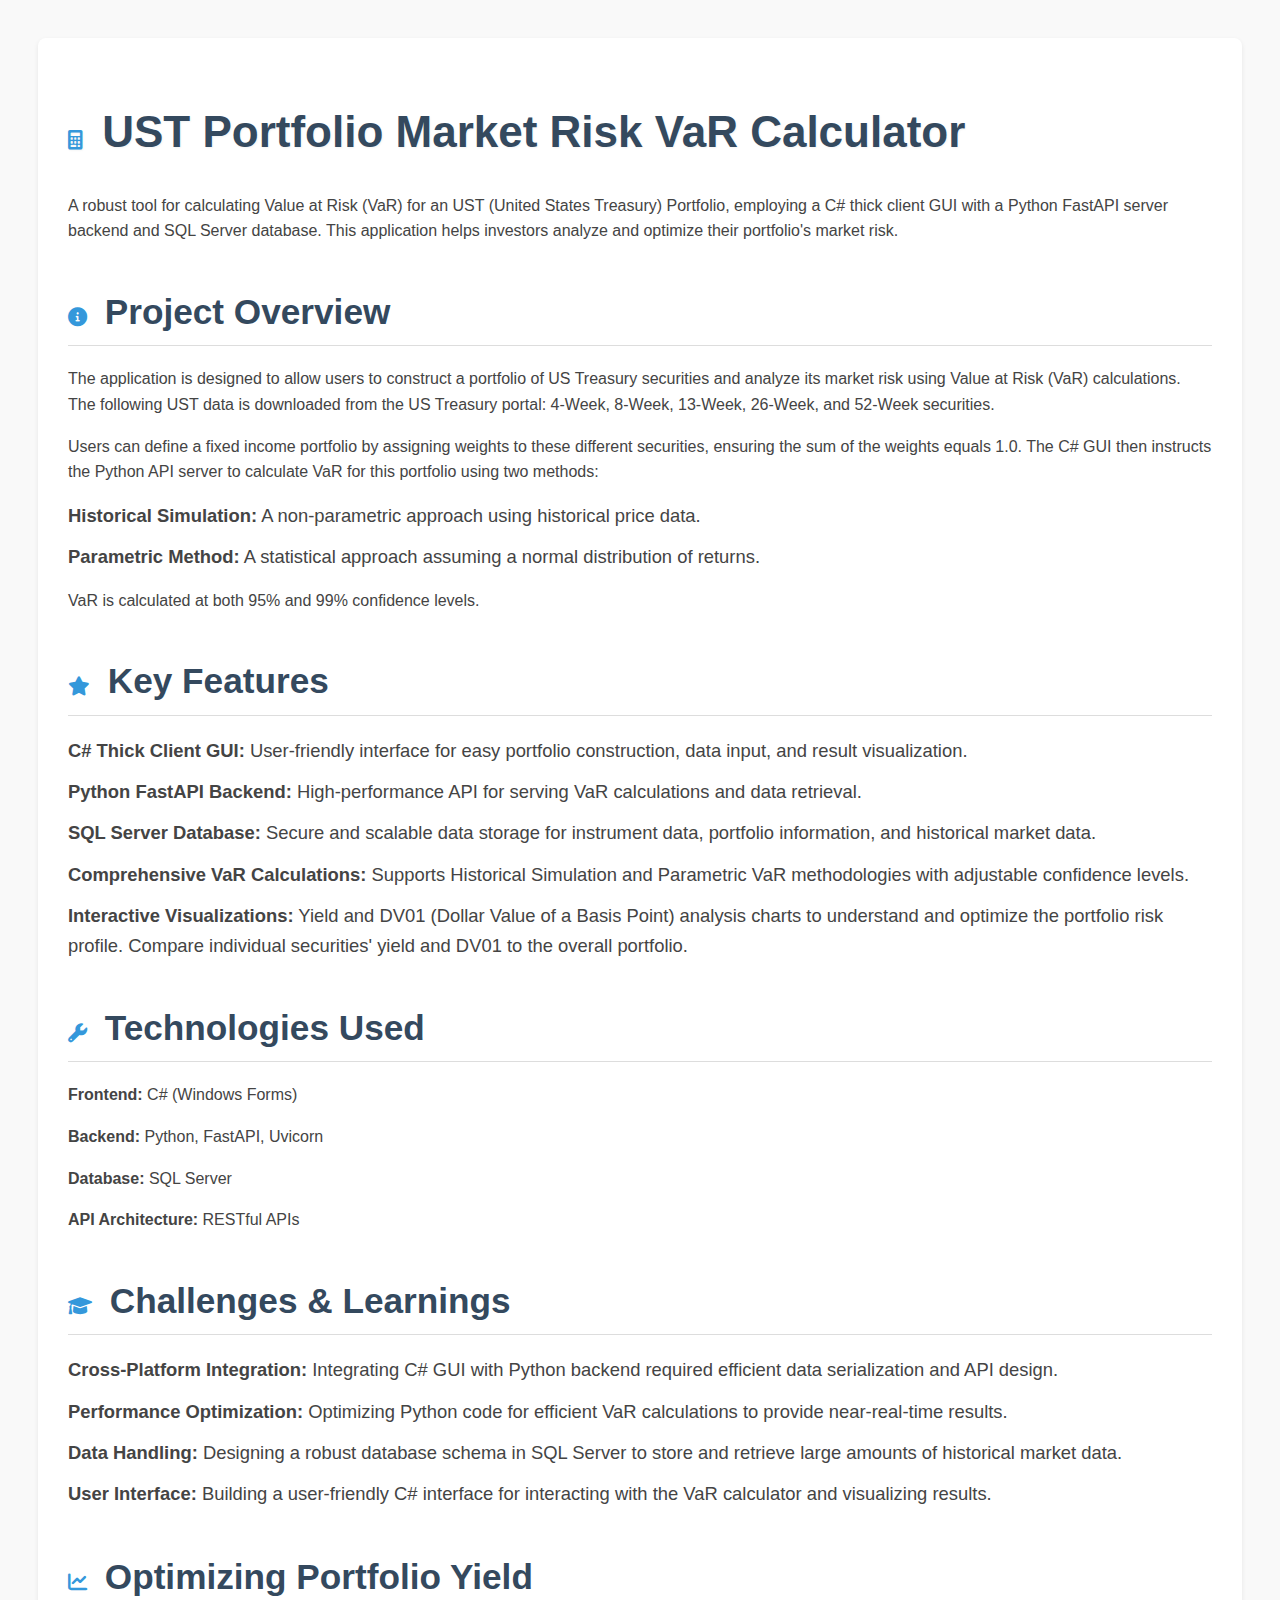
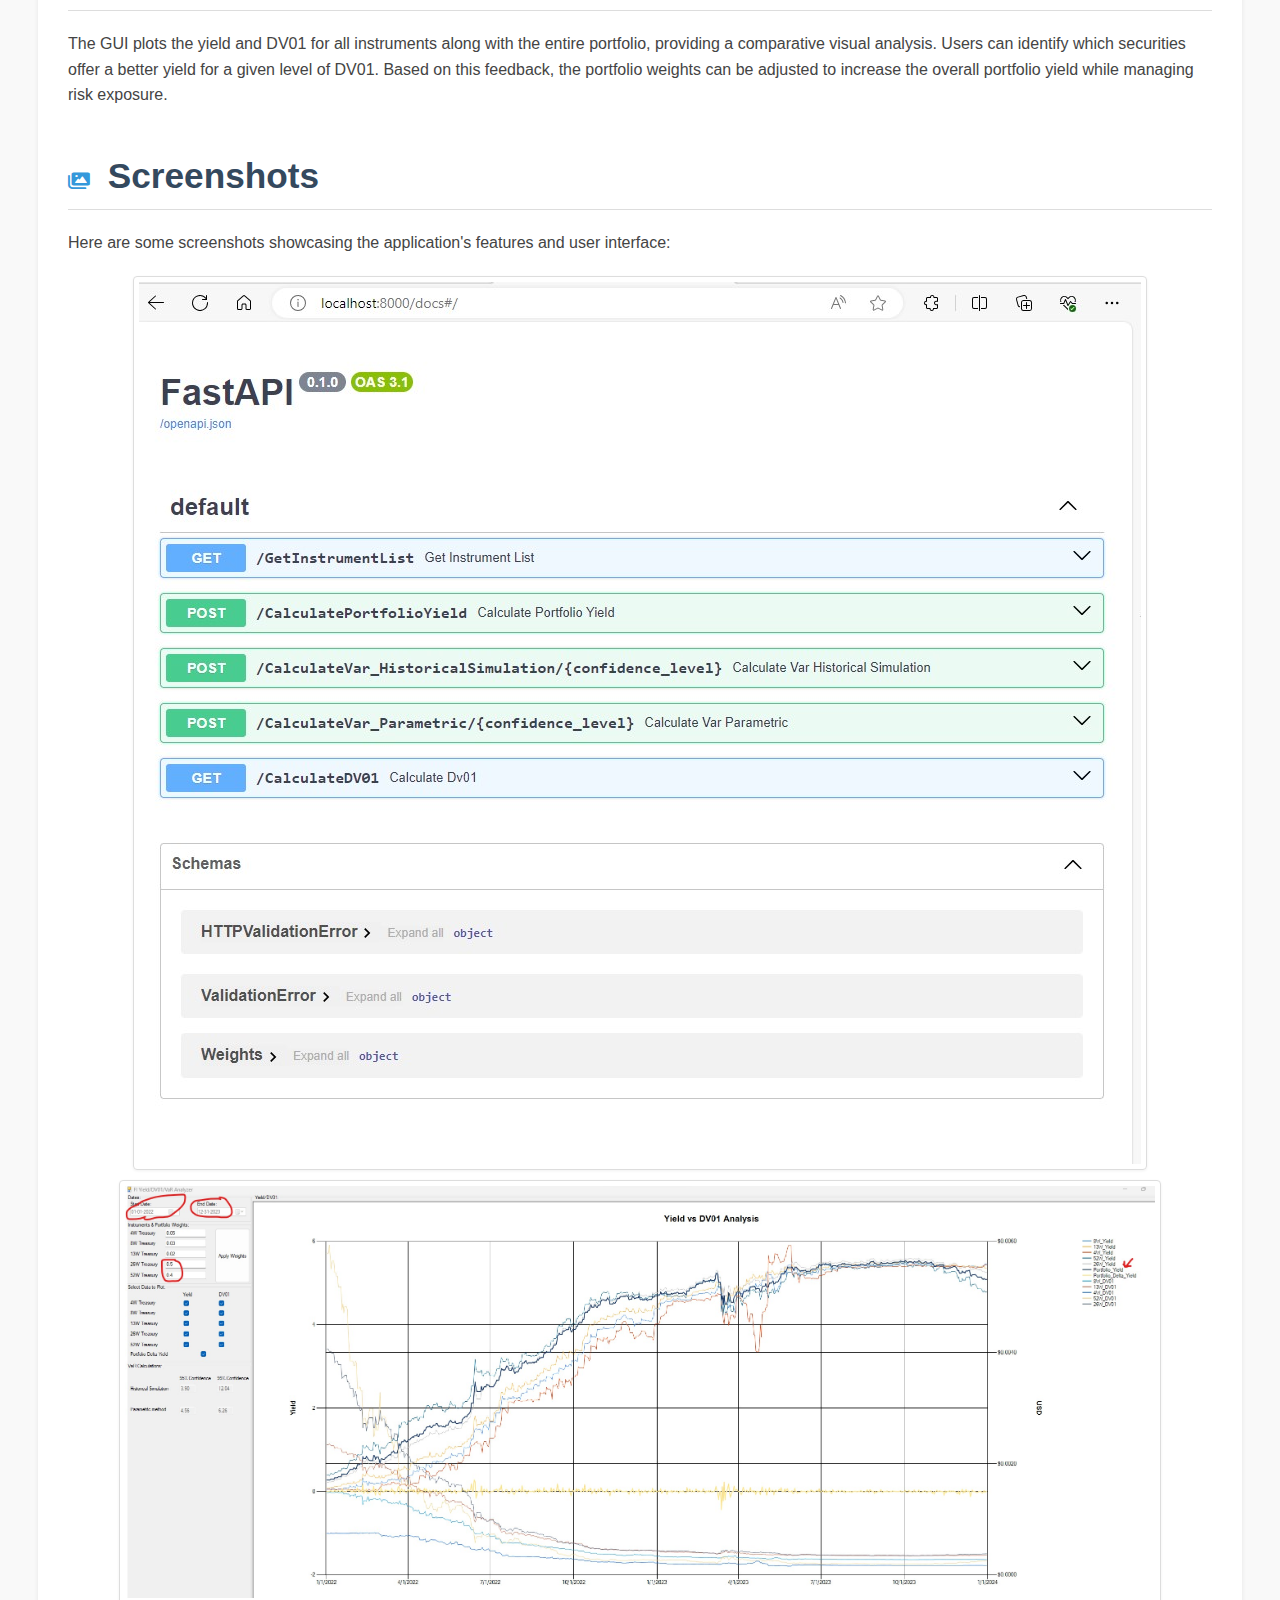
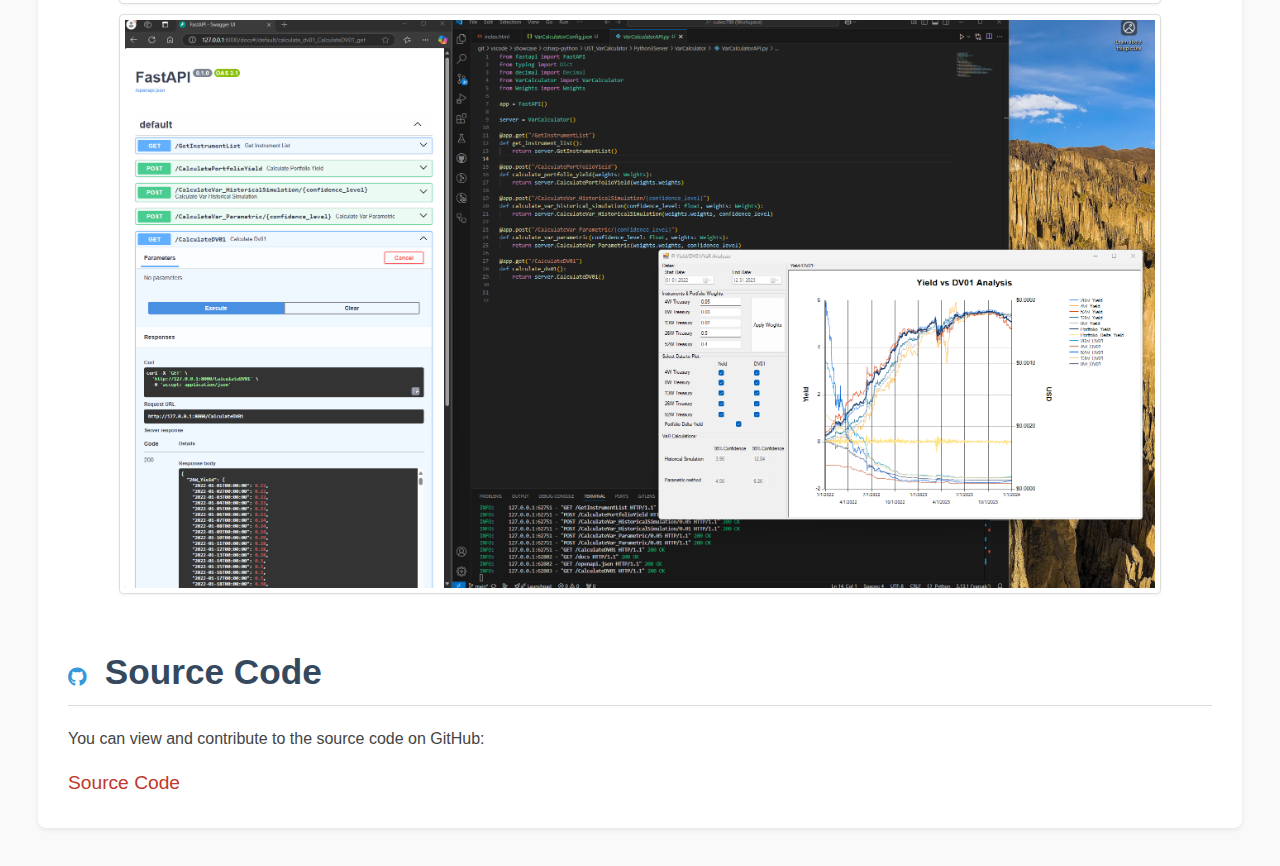
<file: projects/UST-VarCalculator.html>
<!DOCTYPE html>
<html lang="en">

<head>
  <meta charset="UTF-8">
  <meta name="viewport" content="width=device-width, initial-scale=1.0">
  <title>UST Portfolio Market Risk VaR Calculator</title>
  <link href="https://cdnjs.cloudflare.com/ajax/libs/font-awesome/6.0.0-beta3/css/all.min.css" rel="stylesheet">
  <style>
    /* General Styling */
    body {
      font-family: 'Arial', sans-serif;
      background-color: #f9f9f9;
      color: #444;
      padding: 30px;
      line-height: 1.6;
    }

    h1,
    h2 {
      color: #34495e;
      font-weight: 600;
    }

    h1 {
      font-size: 2.75rem;
      margin-bottom: 25px;
      text-shadow: 1px 1px 2px rgba(0, 0, 0, 0.05);
    }

    h2 {
      font-size: 2.2rem;
      margin-top: 40px;
      margin-bottom: 20px;
      border-bottom: 1px solid #ddd;
      padding-bottom: 5px;
    }

    ul {
      list-style-type: none;
      padding: 0;
    }

    ul li {
      margin: 12px 0;
      font-size: 1.15rem;
    }

    a {
      color: #3498db;
      text-decoration: none;
      font-weight: 500;
      transition: color 0.3s ease, text-decoration: 0.3s ease;
    }

    a:hover {
      color: #2980b9;
      text-decoration: underline;
    }

    /* Style for Icons */
    i {
      margin-right: 8px;
      font-size: 1.2rem;
      color: #3498db;
      transition: color 0.3s ease;
    }

    i:hover {
      color: #2980b9;
    }

    /* Improved spacing and layout */
    main {
      max-width: 1200px;
      /* Increased max-width for images */
      margin: 0 auto;
    }

    main {
      background-color: #fff;
      padding: 30px;
      border-radius: 8px;
      box-shadow: 0 2px 5px rgba(0, 0, 0, 0.08);
    }

    /* Image Styling */
    .image-container {
      display: flex;         /* Use flexbox for layout */
      flex-direction: column; /* Stack images vertically */
      align-items: center;    /* Center images horizontally */
      margin-top: 20px;
    }

    .image-container img {
      max-width: 90%;       /* Make images fit container width */
      height: auto;
      border: 1px solid #ddd;
      border-radius: 4px;
      padding: 5px;
      margin-bottom: 10px;  /* Add some spacing between images */
      box-shadow: 0 1px 3px rgba(0, 0, 0, 0.06);
    }

    /* Live Demo & Source Code links */
    .demo-link {
      color: #27ae60;
      font-size: 1.2rem;
      text-decoration: none;
    }

    .demo-link:hover {
      color: #2ecc71;
      text-decoration: underline;
    }

    .code-link {
      color: #c0392b;
      font-size: 1.2rem;
      text-decoration: none;
    }

    .code-link:hover {
      color: #e74c3c;
      text-decoration: underline;
    }
  </style>
</head>

<body>
  <main>
    <h1><i class="fas fa-calculator"></i> UST Portfolio Market Risk VaR Calculator</h1>
    <p>A robust tool for calculating Value at Risk (VaR) for an UST (United States Treasury) Portfolio, employing a
      C# thick client GUI with a Python FastAPI server backend and SQL Server database.  This application helps
      investors analyze and optimize their portfolio's market risk.</p>

    <h2><i class="fas fa-info-circle"></i> Project Overview</h2>
    <p>The application is designed to allow users to construct a portfolio of US Treasury securities and analyze its
      market risk using Value at Risk (VaR) calculations. The following UST data is downloaded from the US Treasury
      portal: 4-Week, 8-Week, 13-Week, 26-Week, and 52-Week securities.</p>
    <p>Users can define a fixed income portfolio by assigning weights to these different securities, ensuring the sum of
      the weights equals 1.0. The C# GUI then instructs the Python API server to calculate VaR for this portfolio using
      two methods:</p>
    <ul>
      <li><strong>Historical Simulation:</strong>  A non-parametric approach using historical price data.</li>
      <li><strong>Parametric Method:</strong> A statistical approach assuming a normal distribution of returns.</li>
    </ul>
    <p>VaR is calculated at both 95% and 99% confidence levels.</p>

    <h2><i class="fas fa-star"></i> Key Features</h2>
    <ul>
      <li><strong>C# Thick Client GUI:</strong> User-friendly interface for easy portfolio construction, data input,
        and result visualization.</li>
      <li><strong>Python FastAPI Backend:</strong> High-performance API for serving VaR calculations and data
        retrieval.</li>
      <li><strong>SQL Server Database:</strong> Secure and scalable data storage for instrument data, portfolio
        information, and historical market data.</li>
      <li><strong>Comprehensive VaR Calculations:</strong> Supports Historical Simulation and Parametric VaR methodologies
        with adjustable confidence levels.</li>
      <li><strong>Interactive Visualizations:</strong> Yield and DV01 (Dollar Value of a Basis Point) analysis charts to
        understand and optimize the portfolio risk profile.  Compare individual securities' yield and DV01 to the
        overall portfolio.</li>
    </ul>

    <h2><i class="fas fa-wrench"></i> Technologies Used</h2>
    <p><strong>Frontend:</strong> C# (Windows Forms)</p>
    <p><strong>Backend:</strong> Python, FastAPI, Uvicorn</p>
    <p><strong>Database:</strong> SQL Server</p>
    <p><strong>API Architecture:</strong> RESTful APIs</p>

    <h2><i class="fas fa-graduation-cap"></i> Challenges & Learnings</h2>
    <ul>
      <li><strong>Cross-Platform Integration:</strong> Integrating C# GUI with Python backend required efficient data
        serialization and API design.</li>
      <li><strong>Performance Optimization:</strong> Optimizing Python code for efficient VaR calculations to provide
        near-real-time results.</li>
      <li><strong>Data Handling:</strong> Designing a robust database schema in SQL Server to store and retrieve
        large amounts of historical market data.</li>
      <li><strong>User Interface:</strong> Building a user-friendly C# interface for interacting with the VaR calculator
        and visualizing results.</li>
    </ul>

    <h2><i class="fas fa-chart-line"></i> Optimizing Portfolio Yield</h2>
    <p>The GUI plots the yield and DV01 for all instruments along with the entire portfolio, providing a comparative
      visual analysis. Users can identify which securities offer a better yield for a given level of DV01. Based on this
      feedback, the portfolio weights can be adjusted to increase the overall portfolio yield while managing risk
      exposure.</p>

    <h2><i class="fas fa-images"></i> Screenshots</h2>
    <p>Here are some screenshots showcasing the application's features and user interface:</p>

    <div class="image-container">
      <img src="../assets/varcalculator/PythonServer_SwaggerAPI.jpg" alt="FastAPI Swagger UI">
      <img src="../assets/varcalculator/WinformsGUI_snapshot.jpg" alt="Yield and DV01 Analysis">
      <img src="../assets/varcalculator/CSharpTGUI_PythonFAPI_UST_VarCalculator.png" alt="Overview Image">
    </div>

    <h2><i class="fab fa-github"></i> Source Code</h2>
    <p>You can view and contribute to the source code on GitHub:</p>
    <a href="https://github.com/cubes786/git/tree/main/vscode/showcase/csharp-python/UST_VarCalculator" class="code-link" target="_blank">Source Code</a>
  </main>
</body>

</html>
</file>
<file: showcase/shopping-portal/static/css/main.d55d6a30.css>
@charset "UTF-8";@import url(https://fonts.googleapis.com/css2?family=Roboto:wght@400;700&display=swap);/*!
 * Bootstrap  v5.3.3 (https://getbootstrap.com/)
 * Copyright 2011-2024 The Bootstrap Authors
 * Licensed under MIT (https://github.com/twbs/bootstrap/blob/main/LICENSE)
 */:root,[data-bs-theme=light]{--bs-blue:#0d6efd;--bs-indigo:#6610f2;--bs-purple:#6f42c1;--bs-pink:#d63384;--bs-red:#dc3545;--bs-orange:#fd7e14;--bs-yellow:#ffc107;--bs-green:#198754;--bs-teal:#20c997;--bs-cyan:#0dcaf0;--bs-black:#000;--bs-white:#fff;--bs-gray:#6c757d;--bs-gray-dark:#343a40;--bs-gray-100:#f8f9fa;--bs-gray-200:#e9ecef;--bs-gray-300:#dee2e6;--bs-gray-400:#ced4da;--bs-gray-500:#adb5bd;--bs-gray-600:#6c757d;--bs-gray-700:#495057;--bs-gray-800:#343a40;--bs-gray-900:#212529;--bs-primary:#0d6efd;--bs-secondary:#6c757d;--bs-success:#198754;--bs-info:#0dcaf0;--bs-warning:#ffc107;--bs-danger:#dc3545;--bs-light:#f8f9fa;--bs-dark:#212529;--bs-primary-rgb:13,110,253;--bs-secondary-rgb:108,117,125;--bs-success-rgb:25,135,84;--bs-info-rgb:13,202,240;--bs-warning-rgb:255,193,7;--bs-danger-rgb:220,53,69;--bs-light-rgb:248,249,250;--bs-dark-rgb:33,37,41;--bs-primary-text-emphasis:#052c65;--bs-secondary-text-emphasis:#2b2f32;--bs-success-text-emphasis:#0a3622;--bs-info-text-emphasis:#055160;--bs-warning-text-emphasis:#664d03;--bs-danger-text-emphasis:#58151c;--bs-light-text-emphasis:#495057;--bs-dark-text-emphasis:#495057;--bs-primary-bg-subtle:#cfe2ff;--bs-secondary-bg-subtle:#e2e3e5;--bs-success-bg-subtle:#d1e7dd;--bs-info-bg-subtle:#cff4fc;--bs-warning-bg-subtle:#fff3cd;--bs-danger-bg-subtle:#f8d7da;--bs-light-bg-subtle:#fcfcfd;--bs-dark-bg-subtle:#ced4da;--bs-primary-border-subtle:#9ec5fe;--bs-secondary-border-subtle:#c4c8cb;--bs-success-border-subtle:#a3cfbb;--bs-info-border-subtle:#9eeaf9;--bs-warning-border-subtle:#ffe69c;--bs-danger-border-subtle:#f1aeb5;--bs-light-border-subtle:#e9ecef;--bs-dark-border-subtle:#adb5bd;--bs-white-rgb:255,255,255;--bs-black-rgb:0,0,0;--bs-font-sans-serif:system-ui,-apple-system,"Segoe UI",Roboto,"Helvetica Neue","Noto Sans","Liberation Sans",Arial,sans-serif,"Apple Color Emoji","Segoe UI Emoji","Segoe UI Symbol","Noto Color Emoji";--bs-font-monospace:SFMono-Regular,Menlo,Monaco,Consolas,"Liberation Mono","Courier New",monospace;--bs-gradient:linear-gradient(180deg,#ffffff26,#fff0);--bs-body-font-family:var(--bs-font-sans-serif);--bs-body-font-size:1rem;--bs-body-font-weight:400;--bs-body-line-height:1.5;--bs-body-color:#212529;--bs-body-color-rgb:33,37,41;--bs-body-bg:#fff;--bs-body-bg-rgb:255,255,255;--bs-emphasis-color:#000;--bs-emphasis-color-rgb:0,0,0;--bs-secondary-color:#212529bf;--bs-secondary-color-rgb:33,37,41;--bs-secondary-bg:#e9ecef;--bs-secondary-bg-rgb:233,236,239;--bs-tertiary-color:#21252980;--bs-tertiary-color-rgb:33,37,41;--bs-tertiary-bg:#f8f9fa;--bs-tertiary-bg-rgb:248,249,250;--bs-heading-color:inherit;--bs-link-color:#0d6efd;--bs-link-color-rgb:13,110,253;--bs-link-decoration:underline;--bs-link-hover-color:#0a58ca;--bs-link-hover-color-rgb:10,88,202;--bs-code-color:#d63384;--bs-highlight-color:#212529;--bs-highlight-bg:#fff3cd;--bs-border-width:1px;--bs-border-style:solid;--bs-border-color:#dee2e6;--bs-border-color-translucent:rgba(0,0,0,.175);--bs-border-radius:0.375rem;--bs-border-radius-sm:0.25rem;--bs-border-radius-lg:0.5rem;--bs-border-radius-xl:1rem;--bs-border-radius-xxl:2rem;--bs-border-radius-2xl:var(--bs-border-radius-xxl);--bs-border-radius-pill:50rem;--bs-box-shadow:0 0.5rem 1rem #00000026;--bs-box-shadow-sm:0 0.125rem 0.25rem rgba(0,0,0,.075);--bs-box-shadow-lg:0 1rem 3rem rgba(0,0,0,.175);--bs-box-shadow-inset:inset 0 1px 2px rgba(0,0,0,.075);--bs-focus-ring-width:0.25rem;--bs-focus-ring-opacity:0.25;--bs-focus-ring-color:#0d6efd40;--bs-form-valid-color:#198754;--bs-form-valid-border-color:#198754;--bs-form-invalid-color:#dc3545;--bs-form-invalid-border-color:#dc3545}[data-bs-theme=dark]{--bs-body-color:#dee2e6;--bs-body-color-rgb:222,226,230;--bs-body-bg:#212529;--bs-body-bg-rgb:33,37,41;--bs-emphasis-color:#fff;--bs-emphasis-color-rgb:255,255,255;--bs-secondary-color:#dee2e6bf;--bs-secondary-color-rgb:222,226,230;--bs-secondary-bg:#343a40;--bs-secondary-bg-rgb:52,58,64;--bs-tertiary-color:#dee2e680;--bs-tertiary-color-rgb:222,226,230;--bs-tertiary-bg:#2b3035;--bs-tertiary-bg-rgb:43,48,53;--bs-primary-text-emphasis:#6ea8fe;--bs-secondary-text-emphasis:#a7acb1;--bs-success-text-emphasis:#75b798;--bs-info-text-emphasis:#6edff6;--bs-warning-text-emphasis:#ffda6a;--bs-danger-text-emphasis:#ea868f;--bs-light-text-emphasis:#f8f9fa;--bs-dark-text-emphasis:#dee2e6;--bs-primary-bg-subtle:#031633;--bs-secondary-bg-subtle:#161719;--bs-success-bg-subtle:#051b11;--bs-info-bg-subtle:#032830;--bs-warning-bg-subtle:#332701;--bs-danger-bg-subtle:#2c0b0e;--bs-light-bg-subtle:#343a40;--bs-dark-bg-subtle:#1a1d20;--bs-primary-border-subtle:#084298;--bs-secondary-border-subtle:#41464b;--bs-success-border-subtle:#0f5132;--bs-info-border-subtle:#087990;--bs-warning-border-subtle:#997404;--bs-danger-border-subtle:#842029;--bs-light-border-subtle:#495057;--bs-dark-border-subtle:#343a40;--bs-heading-color:inherit;--bs-link-color:#6ea8fe;--bs-link-hover-color:#8bb9fe;--bs-link-color-rgb:110,168,254;--bs-link-hover-color-rgb:139,185,254;--bs-code-color:#e685b5;--bs-highlight-color:#dee2e6;--bs-highlight-bg:#664d03;--bs-border-color:#495057;--bs-border-color-translucent:#ffffff26;--bs-form-valid-color:#75b798;--bs-form-valid-border-color:#75b798;--bs-form-invalid-color:#ea868f;--bs-form-invalid-border-color:#ea868f;color-scheme:dark}*,:after,:before{box-sizing:border-box}@media (prefers-reduced-motion:no-preference){:root{scroll-behavior:smooth}}body{-webkit-text-size-adjust:100%;-webkit-tap-highlight-color:transparent;background-color:#fff;background-color:var(--bs-body-bg);color:#212529;color:var(--bs-body-color);font-family:system-ui,-apple-system,Segoe UI,Roboto,Helvetica Neue,Noto Sans,Liberation Sans,Arial,sans-serif,Apple Color Emoji,Segoe UI Emoji,Segoe UI Symbol,Noto Color Emoji;font-family:var(--bs-body-font-family);font-size:1rem;font-size:var(--bs-body-font-size);font-weight:400;font-weight:var(--bs-body-font-weight);line-height:1.5;line-height:var(--bs-body-line-height);text-align:var(--bs-body-text-align)}hr{border:0;border-top:1px solid;border-top:var(--bs-border-width) solid;color:inherit;margin:1rem 0;opacity:.25}.h1,.h2,.h3,.h4,.h5,.h6,h1,h2,h3,h4,h5,h6{color:inherit;color:var(--bs-heading-color);font-weight:500;line-height:1.2;margin-bottom:.5rem;margin-top:0}.h1,h1{font-size:calc(1.375rem + 1.5vw)}@media (min-width:1200px){.h1,h1{font-size:2.5rem}}.h2,h2{font-size:calc(1.325rem + .9vw)}@media (min-width:1200px){.h2,h2{font-size:2rem}}.h3,h3{font-size:calc(1.3rem + .6vw)}@media (min-width:1200px){.h3,h3{font-size:1.75rem}}.h4,h4{font-size:calc(1.275rem + .3vw)}@media (min-width:1200px){.h4,h4{font-size:1.5rem}}.h5,h5{font-size:1.25rem}.h6,h6{font-size:1rem}p{margin-bottom:1rem;margin-top:0}abbr[title]{cursor:help;-webkit-text-decoration:underline dotted;text-decoration:underline dotted;-webkit-text-decoration-skip-ink:none;text-decoration-skip-ink:none}address{font-style:normal;line-height:inherit;margin-bottom:1rem}ol,ul{padding-left:2rem}dl,ol,ul{margin-bottom:1rem;margin-top:0}ol ol,ol ul,ul ol,ul ul{margin-bottom:0}dt{font-weight:700}dd{margin-bottom:.5rem;margin-left:0}blockquote{margin:0 0 1rem}b,strong{font-weight:bolder}.small,small{font-size:.875em}.mark,mark{background-color:#fff3cd;background-color:var(--bs-highlight-bg);color:#212529;color:var(--bs-highlight-color);padding:.1875em}sub,sup{font-size:.75em;line-height:0;position:relative;vertical-align:initial}sub{bottom:-.25em}sup{top:-.5em}a{color:#0d6efd;color:rgba(var(--bs-link-color-rgb),var(--bs-link-opacity,1));text-decoration:underline}a:hover{--bs-link-color-rgb:var(--bs-link-hover-color-rgb)}a:not([href]):not([class]),a:not([href]):not([class]):hover{color:inherit;text-decoration:none}code,kbd,pre,samp{font-family:SFMono-Regular,Menlo,Monaco,Consolas,Liberation Mono,Courier New,monospace;font-family:var(--bs-font-monospace);font-size:1em}pre{display:block;font-size:.875em;margin-bottom:1rem;margin-top:0;overflow:auto}pre code{color:inherit;font-size:inherit;word-break:normal}code{word-wrap:break-word;color:#d63384;color:var(--bs-code-color);font-size:.875em}a>code{color:inherit}kbd{background-color:#212529;background-color:var(--bs-body-color);border-radius:.25rem;color:#fff;color:var(--bs-body-bg);font-size:.875em;padding:.1875rem .375rem}kbd kbd{font-size:1em;padding:0}figure{margin:0 0 1rem}img,svg{vertical-align:middle}table{border-collapse:collapse;caption-side:bottom}caption{color:#212529bf;color:var(--bs-secondary-color);padding-bottom:.5rem;padding-top:.5rem;text-align:left}th{text-align:inherit;text-align:-webkit-match-parent}tbody,td,tfoot,th,thead,tr{border:0 solid;border-color:inherit}label{display:inline-block}button{border-radius:0}button:focus:not(:focus-visible){outline:0}button,input,optgroup,select,textarea{font-family:inherit;font-size:inherit;line-height:inherit;margin:0}button,select{text-transform:none}[role=button]{cursor:pointer}select{word-wrap:normal}select:disabled{opacity:1}[list]:not([type=date]):not([type=datetime-local]):not([type=month]):not([type=week]):not([type=time])::-webkit-calendar-picker-indicator{display:none!important}[type=button],[type=reset],[type=submit],button{-webkit-appearance:button}[type=button]:not(:disabled),[type=reset]:not(:disabled),[type=submit]:not(:disabled),button:not(:disabled){cursor:pointer}::-moz-focus-inner{border-style:none;padding:0}textarea{resize:vertical}fieldset{border:0;margin:0;min-width:0;padding:0}legend{float:left;font-size:calc(1.275rem + .3vw);line-height:inherit;margin-bottom:.5rem;padding:0;width:100%}@media (min-width:1200px){legend{font-size:1.5rem}}legend+*{clear:left}::-webkit-datetime-edit-day-field,::-webkit-datetime-edit-fields-wrapper,::-webkit-datetime-edit-hour-field,::-webkit-datetime-edit-minute,::-webkit-datetime-edit-month-field,::-webkit-datetime-edit-text,::-webkit-datetime-edit-year-field{padding:0}::-webkit-inner-spin-button{height:auto}[type=search]{-webkit-appearance:textfield;outline-offset:-2px}::-webkit-search-decoration{-webkit-appearance:none}::-webkit-color-swatch-wrapper{padding:0}::-webkit-file-upload-button{-webkit-appearance:button;font:inherit}::file-selector-button{-webkit-appearance:button;font:inherit}output{display:inline-block}iframe{border:0}summary{cursor:pointer;display:list-item}progress{vertical-align:initial}[hidden]{display:none!important}.lead{font-size:1.25rem;font-weight:300}.display-1{font-size:calc(1.625rem + 4.5vw);font-weight:300;line-height:1.2}@media (min-width:1200px){.display-1{font-size:5rem}}.display-2{font-size:calc(1.575rem + 3.9vw);font-weight:300;line-height:1.2}@media (min-width:1200px){.display-2{font-size:4.5rem}}.display-3{font-size:calc(1.525rem + 3.3vw);font-weight:300;line-height:1.2}@media (min-width:1200px){.display-3{font-size:4rem}}.display-4{font-size:calc(1.475rem + 2.7vw);font-weight:300;line-height:1.2}@media (min-width:1200px){.display-4{font-size:3.5rem}}.display-5{font-size:calc(1.425rem + 2.1vw);font-weight:300;line-height:1.2}@media (min-width:1200px){.display-5{font-size:3rem}}.display-6{font-size:calc(1.375rem + 1.5vw);font-weight:300;line-height:1.2}@media (min-width:1200px){.display-6{font-size:2.5rem}}.list-inline,.list-unstyled{list-style:none;padding-left:0}.list-inline-item{display:inline-block}.list-inline-item:not(:last-child){margin-right:.5rem}.initialism{font-size:.875em;text-transform:uppercase}.blockquote{font-size:1.25rem;margin-bottom:1rem}.blockquote>:last-child{margin-bottom:0}.blockquote-footer{color:#6c757d;font-size:.875em;margin-bottom:1rem;margin-top:-1rem}.blockquote-footer:before{content:"— "}.img-fluid,.img-thumbnail{height:auto;max-width:100%}.img-thumbnail{background-color:#fff;background-color:var(--bs-body-bg);border:1px solid #dee2e6;border:var(--bs-border-width) solid var(--bs-border-color);border-radius:.375rem;border-radius:var(--bs-border-radius);padding:.25rem}.figure{display:inline-block}.figure-img{line-height:1;margin-bottom:.5rem}.figure-caption{color:#212529bf;color:var(--bs-secondary-color);font-size:.875em}.container,.container-fluid,.container-lg,.container-md,.container-sm,.container-xl,.container-xxl{--bs-gutter-x:1.5rem;--bs-gutter-y:0;margin-left:auto;margin-right:auto;padding-left:calc(var(--bs-gutter-x)*.5);padding-right:calc(var(--bs-gutter-x)*.5);width:100%}@media (min-width:576px){.container,.container-sm{max-width:540px}}@media (min-width:768px){.container,.container-md,.container-sm{max-width:720px}}@media (min-width:992px){.container,.container-lg,.container-md,.container-sm{max-width:960px}}@media (min-width:1200px){.container,.container-lg,.container-md,.container-sm,.container-xl{max-width:1140px}}@media (min-width:1400px){.container,.container-lg,.container-md,.container-sm,.container-xl,.container-xxl{max-width:1320px}}:root{--bs-breakpoint-xs:0;--bs-breakpoint-sm:576px;--bs-breakpoint-md:768px;--bs-breakpoint-lg:992px;--bs-breakpoint-xl:1200px;--bs-breakpoint-xxl:1400px}.row{--bs-gutter-x:1.5rem;--bs-gutter-y:0;display:flex;flex-wrap:wrap;margin-left:calc(var(--bs-gutter-x)*-.5);margin-right:calc(var(--bs-gutter-x)*-.5);margin-top:calc(var(--bs-gutter-y)*-1)}.row>*{flex-shrink:0;margin-top:var(--bs-gutter-y);max-width:100%;padding-left:calc(var(--bs-gutter-x)*.5);padding-right:calc(var(--bs-gutter-x)*.5);width:100%}.col{flex:1 0}.row-cols-auto>*{flex:0 0 auto;width:auto}.row-cols-1>*{flex:0 0 auto;width:100%}.row-cols-2>*{flex:0 0 auto;width:50%}.row-cols-3>*{flex:0 0 auto;width:33.33333333%}.row-cols-4>*{flex:0 0 auto;width:25%}.row-cols-5>*{flex:0 0 auto;width:20%}.row-cols-6>*{flex:0 0 auto;width:16.66666667%}.col-auto{flex:0 0 auto;width:auto}.col-1{flex:0 0 auto;width:8.33333333%}.col-2{flex:0 0 auto;width:16.66666667%}.col-3{flex:0 0 auto;width:25%}.col-4{flex:0 0 auto;width:33.33333333%}.col-5{flex:0 0 auto;width:41.66666667%}.col-6{flex:0 0 auto;width:50%}.col-7{flex:0 0 auto;width:58.33333333%}.col-8{flex:0 0 auto;width:66.66666667%}.col-9{flex:0 0 auto;width:75%}.col-10{flex:0 0 auto;width:83.33333333%}.col-11{flex:0 0 auto;width:91.66666667%}.col-12{flex:0 0 auto;width:100%}.offset-1{margin-left:8.33333333%}.offset-2{margin-left:16.66666667%}.offset-3{margin-left:25%}.offset-4{margin-left:33.33333333%}.offset-5{margin-left:41.66666667%}.offset-6{margin-left:50%}.offset-7{margin-left:58.33333333%}.offset-8{margin-left:66.66666667%}.offset-9{margin-left:75%}.offset-10{margin-left:83.33333333%}.offset-11{margin-left:91.66666667%}.g-0,.gx-0{--bs-gutter-x:0}.g-0,.gy-0{--bs-gutter-y:0}.g-1,.gx-1{--bs-gutter-x:0.25rem}.g-1,.gy-1{--bs-gutter-y:0.25rem}.g-2,.gx-2{--bs-gutter-x:0.5rem}.g-2,.gy-2{--bs-gutter-y:0.5rem}.g-3,.gx-3{--bs-gutter-x:1rem}.g-3,.gy-3{--bs-gutter-y:1rem}.g-4,.gx-4{--bs-gutter-x:1.5rem}.g-4,.gy-4{--bs-gutter-y:1.5rem}.g-5,.gx-5{--bs-gutter-x:3rem}.g-5,.gy-5{--bs-gutter-y:3rem}@media (min-width:576px){.col-sm{flex:1 0}.row-cols-sm-auto>*{flex:0 0 auto;width:auto}.row-cols-sm-1>*{flex:0 0 auto;width:100%}.row-cols-sm-2>*{flex:0 0 auto;width:50%}.row-cols-sm-3>*{flex:0 0 auto;width:33.33333333%}.row-cols-sm-4>*{flex:0 0 auto;width:25%}.row-cols-sm-5>*{flex:0 0 auto;width:20%}.row-cols-sm-6>*{flex:0 0 auto;width:16.66666667%}.col-sm-auto{flex:0 0 auto;width:auto}.col-sm-1{flex:0 0 auto;width:8.33333333%}.col-sm-2{flex:0 0 auto;width:16.66666667%}.col-sm-3{flex:0 0 auto;width:25%}.col-sm-4{flex:0 0 auto;width:33.33333333%}.col-sm-5{flex:0 0 auto;width:41.66666667%}.col-sm-6{flex:0 0 auto;width:50%}.col-sm-7{flex:0 0 auto;width:58.33333333%}.col-sm-8{flex:0 0 auto;width:66.66666667%}.col-sm-9{flex:0 0 auto;width:75%}.col-sm-10{flex:0 0 auto;width:83.33333333%}.col-sm-11{flex:0 0 auto;width:91.66666667%}.col-sm-12{flex:0 0 auto;width:100%}.offset-sm-0{margin-left:0}.offset-sm-1{margin-left:8.33333333%}.offset-sm-2{margin-left:16.66666667%}.offset-sm-3{margin-left:25%}.offset-sm-4{margin-left:33.33333333%}.offset-sm-5{margin-left:41.66666667%}.offset-sm-6{margin-left:50%}.offset-sm-7{margin-left:58.33333333%}.offset-sm-8{margin-left:66.66666667%}.offset-sm-9{margin-left:75%}.offset-sm-10{margin-left:83.33333333%}.offset-sm-11{margin-left:91.66666667%}.g-sm-0,.gx-sm-0{--bs-gutter-x:0}.g-sm-0,.gy-sm-0{--bs-gutter-y:0}.g-sm-1,.gx-sm-1{--bs-gutter-x:0.25rem}.g-sm-1,.gy-sm-1{--bs-gutter-y:0.25rem}.g-sm-2,.gx-sm-2{--bs-gutter-x:0.5rem}.g-sm-2,.gy-sm-2{--bs-gutter-y:0.5rem}.g-sm-3,.gx-sm-3{--bs-gutter-x:1rem}.g-sm-3,.gy-sm-3{--bs-gutter-y:1rem}.g-sm-4,.gx-sm-4{--bs-gutter-x:1.5rem}.g-sm-4,.gy-sm-4{--bs-gutter-y:1.5rem}.g-sm-5,.gx-sm-5{--bs-gutter-x:3rem}.g-sm-5,.gy-sm-5{--bs-gutter-y:3rem}}@media (min-width:768px){.col-md{flex:1 0}.row-cols-md-auto>*{flex:0 0 auto;width:auto}.row-cols-md-1>*{flex:0 0 auto;width:100%}.row-cols-md-2>*{flex:0 0 auto;width:50%}.row-cols-md-3>*{flex:0 0 auto;width:33.33333333%}.row-cols-md-4>*{flex:0 0 auto;width:25%}.row-cols-md-5>*{flex:0 0 auto;width:20%}.row-cols-md-6>*{flex:0 0 auto;width:16.66666667%}.col-md-auto{flex:0 0 auto;width:auto}.col-md-1{flex:0 0 auto;width:8.33333333%}.col-md-2{flex:0 0 auto;width:16.66666667%}.col-md-3{flex:0 0 auto;width:25%}.col-md-4{flex:0 0 auto;width:33.33333333%}.col-md-5{flex:0 0 auto;width:41.66666667%}.col-md-6{flex:0 0 auto;width:50%}.col-md-7{flex:0 0 auto;width:58.33333333%}.col-md-8{flex:0 0 auto;width:66.66666667%}.col-md-9{flex:0 0 auto;width:75%}.col-md-10{flex:0 0 auto;width:83.33333333%}.col-md-11{flex:0 0 auto;width:91.66666667%}.col-md-12{flex:0 0 auto;width:100%}.offset-md-0{margin-left:0}.offset-md-1{margin-left:8.33333333%}.offset-md-2{margin-left:16.66666667%}.offset-md-3{margin-left:25%}.offset-md-4{margin-left:33.33333333%}.offset-md-5{margin-left:41.66666667%}.offset-md-6{margin-left:50%}.offset-md-7{margin-left:58.33333333%}.offset-md-8{margin-left:66.66666667%}.offset-md-9{margin-left:75%}.offset-md-10{margin-left:83.33333333%}.offset-md-11{margin-left:91.66666667%}.g-md-0,.gx-md-0{--bs-gutter-x:0}.g-md-0,.gy-md-0{--bs-gutter-y:0}.g-md-1,.gx-md-1{--bs-gutter-x:0.25rem}.g-md-1,.gy-md-1{--bs-gutter-y:0.25rem}.g-md-2,.gx-md-2{--bs-gutter-x:0.5rem}.g-md-2,.gy-md-2{--bs-gutter-y:0.5rem}.g-md-3,.gx-md-3{--bs-gutter-x:1rem}.g-md-3,.gy-md-3{--bs-gutter-y:1rem}.g-md-4,.gx-md-4{--bs-gutter-x:1.5rem}.g-md-4,.gy-md-4{--bs-gutter-y:1.5rem}.g-md-5,.gx-md-5{--bs-gutter-x:3rem}.g-md-5,.gy-md-5{--bs-gutter-y:3rem}}@media (min-width:992px){.col-lg{flex:1 0}.row-cols-lg-auto>*{flex:0 0 auto;width:auto}.row-cols-lg-1>*{flex:0 0 auto;width:100%}.row-cols-lg-2>*{flex:0 0 auto;width:50%}.row-cols-lg-3>*{flex:0 0 auto;width:33.33333333%}.row-cols-lg-4>*{flex:0 0 auto;width:25%}.row-cols-lg-5>*{flex:0 0 auto;width:20%}.row-cols-lg-6>*{flex:0 0 auto;width:16.66666667%}.col-lg-auto{flex:0 0 auto;width:auto}.col-lg-1{flex:0 0 auto;width:8.33333333%}.col-lg-2{flex:0 0 auto;width:16.66666667%}.col-lg-3{flex:0 0 auto;width:25%}.col-lg-4{flex:0 0 auto;width:33.33333333%}.col-lg-5{flex:0 0 auto;width:41.66666667%}.col-lg-6{flex:0 0 auto;width:50%}.col-lg-7{flex:0 0 auto;width:58.33333333%}.col-lg-8{flex:0 0 auto;width:66.66666667%}.col-lg-9{flex:0 0 auto;width:75%}.col-lg-10{flex:0 0 auto;width:83.33333333%}.col-lg-11{flex:0 0 auto;width:91.66666667%}.col-lg-12{flex:0 0 auto;width:100%}.offset-lg-0{margin-left:0}.offset-lg-1{margin-left:8.33333333%}.offset-lg-2{margin-left:16.66666667%}.offset-lg-3{margin-left:25%}.offset-lg-4{margin-left:33.33333333%}.offset-lg-5{margin-left:41.66666667%}.offset-lg-6{margin-left:50%}.offset-lg-7{margin-left:58.33333333%}.offset-lg-8{margin-left:66.66666667%}.offset-lg-9{margin-left:75%}.offset-lg-10{margin-left:83.33333333%}.offset-lg-11{margin-left:91.66666667%}.g-lg-0,.gx-lg-0{--bs-gutter-x:0}.g-lg-0,.gy-lg-0{--bs-gutter-y:0}.g-lg-1,.gx-lg-1{--bs-gutter-x:0.25rem}.g-lg-1,.gy-lg-1{--bs-gutter-y:0.25rem}.g-lg-2,.gx-lg-2{--bs-gutter-x:0.5rem}.g-lg-2,.gy-lg-2{--bs-gutter-y:0.5rem}.g-lg-3,.gx-lg-3{--bs-gutter-x:1rem}.g-lg-3,.gy-lg-3{--bs-gutter-y:1rem}.g-lg-4,.gx-lg-4{--bs-gutter-x:1.5rem}.g-lg-4,.gy-lg-4{--bs-gutter-y:1.5rem}.g-lg-5,.gx-lg-5{--bs-gutter-x:3rem}.g-lg-5,.gy-lg-5{--bs-gutter-y:3rem}}@media (min-width:1200px){.col-xl{flex:1 0}.row-cols-xl-auto>*{flex:0 0 auto;width:auto}.row-cols-xl-1>*{flex:0 0 auto;width:100%}.row-cols-xl-2>*{flex:0 0 auto;width:50%}.row-cols-xl-3>*{flex:0 0 auto;width:33.33333333%}.row-cols-xl-4>*{flex:0 0 auto;width:25%}.row-cols-xl-5>*{flex:0 0 auto;width:20%}.row-cols-xl-6>*{flex:0 0 auto;width:16.66666667%}.col-xl-auto{flex:0 0 auto;width:auto}.col-xl-1{flex:0 0 auto;width:8.33333333%}.col-xl-2{flex:0 0 auto;width:16.66666667%}.col-xl-3{flex:0 0 auto;width:25%}.col-xl-4{flex:0 0 auto;width:33.33333333%}.col-xl-5{flex:0 0 auto;width:41.66666667%}.col-xl-6{flex:0 0 auto;width:50%}.col-xl-7{flex:0 0 auto;width:58.33333333%}.col-xl-8{flex:0 0 auto;width:66.66666667%}.col-xl-9{flex:0 0 auto;width:75%}.col-xl-10{flex:0 0 auto;width:83.33333333%}.col-xl-11{flex:0 0 auto;width:91.66666667%}.col-xl-12{flex:0 0 auto;width:100%}.offset-xl-0{margin-left:0}.offset-xl-1{margin-left:8.33333333%}.offset-xl-2{margin-left:16.66666667%}.offset-xl-3{margin-left:25%}.offset-xl-4{margin-left:33.33333333%}.offset-xl-5{margin-left:41.66666667%}.offset-xl-6{margin-left:50%}.offset-xl-7{margin-left:58.33333333%}.offset-xl-8{margin-left:66.66666667%}.offset-xl-9{margin-left:75%}.offset-xl-10{margin-left:83.33333333%}.offset-xl-11{margin-left:91.66666667%}.g-xl-0,.gx-xl-0{--bs-gutter-x:0}.g-xl-0,.gy-xl-0{--bs-gutter-y:0}.g-xl-1,.gx-xl-1{--bs-gutter-x:0.25rem}.g-xl-1,.gy-xl-1{--bs-gutter-y:0.25rem}.g-xl-2,.gx-xl-2{--bs-gutter-x:0.5rem}.g-xl-2,.gy-xl-2{--bs-gutter-y:0.5rem}.g-xl-3,.gx-xl-3{--bs-gutter-x:1rem}.g-xl-3,.gy-xl-3{--bs-gutter-y:1rem}.g-xl-4,.gx-xl-4{--bs-gutter-x:1.5rem}.g-xl-4,.gy-xl-4{--bs-gutter-y:1.5rem}.g-xl-5,.gx-xl-5{--bs-gutter-x:3rem}.g-xl-5,.gy-xl-5{--bs-gutter-y:3rem}}@media (min-width:1400px){.col-xxl{flex:1 0}.row-cols-xxl-auto>*{flex:0 0 auto;width:auto}.row-cols-xxl-1>*{flex:0 0 auto;width:100%}.row-cols-xxl-2>*{flex:0 0 auto;width:50%}.row-cols-xxl-3>*{flex:0 0 auto;width:33.33333333%}.row-cols-xxl-4>*{flex:0 0 auto;width:25%}.row-cols-xxl-5>*{flex:0 0 auto;width:20%}.row-cols-xxl-6>*{flex:0 0 auto;width:16.66666667%}.col-xxl-auto{flex:0 0 auto;width:auto}.col-xxl-1{flex:0 0 auto;width:8.33333333%}.col-xxl-2{flex:0 0 auto;width:16.66666667%}.col-xxl-3{flex:0 0 auto;width:25%}.col-xxl-4{flex:0 0 auto;width:33.33333333%}.col-xxl-5{flex:0 0 auto;width:41.66666667%}.col-xxl-6{flex:0 0 auto;width:50%}.col-xxl-7{flex:0 0 auto;width:58.33333333%}.col-xxl-8{flex:0 0 auto;width:66.66666667%}.col-xxl-9{flex:0 0 auto;width:75%}.col-xxl-10{flex:0 0 auto;width:83.33333333%}.col-xxl-11{flex:0 0 auto;width:91.66666667%}.col-xxl-12{flex:0 0 auto;width:100%}.offset-xxl-0{margin-left:0}.offset-xxl-1{margin-left:8.33333333%}.offset-xxl-2{margin-left:16.66666667%}.offset-xxl-3{margin-left:25%}.offset-xxl-4{margin-left:33.33333333%}.offset-xxl-5{margin-left:41.66666667%}.offset-xxl-6{margin-left:50%}.offset-xxl-7{margin-left:58.33333333%}.offset-xxl-8{margin-left:66.66666667%}.offset-xxl-9{margin-left:75%}.offset-xxl-10{margin-left:83.33333333%}.offset-xxl-11{margin-left:91.66666667%}.g-xxl-0,.gx-xxl-0{--bs-gutter-x:0}.g-xxl-0,.gy-xxl-0{--bs-gutter-y:0}.g-xxl-1,.gx-xxl-1{--bs-gutter-x:0.25rem}.g-xxl-1,.gy-xxl-1{--bs-gutter-y:0.25rem}.g-xxl-2,.gx-xxl-2{--bs-gutter-x:0.5rem}.g-xxl-2,.gy-xxl-2{--bs-gutter-y:0.5rem}.g-xxl-3,.gx-xxl-3{--bs-gutter-x:1rem}.g-xxl-3,.gy-xxl-3{--bs-gutter-y:1rem}.g-xxl-4,.gx-xxl-4{--bs-gutter-x:1.5rem}.g-xxl-4,.gy-xxl-4{--bs-gutter-y:1.5rem}.g-xxl-5,.gx-xxl-5{--bs-gutter-x:3rem}.g-xxl-5,.gy-xxl-5{--bs-gutter-y:3rem}}.table{--bs-table-color-type:initial;--bs-table-bg-type:initial;--bs-table-color-state:initial;--bs-table-bg-state:initial;--bs-table-color:var(--bs-emphasis-color);--bs-table-bg:var(--bs-body-bg);--bs-table-border-color:var(--bs-border-color);--bs-table-accent-bg:#0000;--bs-table-striped-color:var(--bs-emphasis-color);--bs-table-striped-bg:rgba(var(--bs-emphasis-color-rgb),0.05);--bs-table-active-color:var(--bs-emphasis-color);--bs-table-active-bg:rgba(var(--bs-emphasis-color-rgb),0.1);--bs-table-hover-color:var(--bs-emphasis-color);--bs-table-hover-bg:rgba(var(--bs-emphasis-color-rgb),0.075);border-color:var(--bs-table-border-color);margin-bottom:1rem;vertical-align:top;width:100%}.table>:not(caption)>*>*{background-color:var(--bs-table-bg);border-bottom-width:1px;border-bottom-width:var(--bs-border-width);box-shadow:inset 0 0 0 9999px var(--bs-table-accent-bg);box-shadow:inset 0 0 0 9999px var(--bs-table-bg-state,var(--bs-table-bg-type,var(--bs-table-accent-bg)));color:var(--bs-table-color);color:var(--bs-table-color-state,var(--bs-table-color-type,var(--bs-table-color)));padding:.5rem}.table>tbody{vertical-align:inherit}.table>thead{vertical-align:bottom}.table-group-divider{border-top:2px solid;border-top:calc(var(--bs-border-width)*2) solid}.caption-top{caption-side:top}.table-sm>:not(caption)>*>*{padding:.25rem}.table-bordered>:not(caption)>*{border-width:1px 0;border-width:var(--bs-border-width) 0}.table-bordered>:not(caption)>*>*{border-width:0 1px;border-width:0 var(--bs-border-width)}.table-borderless>:not(caption)>*>*{border-bottom-width:0}.table-borderless>:not(:first-child){border-top-width:0}.table-striped-columns>:not(caption)>tr>:nth-child(2n),.table-striped>tbody>tr:nth-of-type(odd)>*{--bs-table-color-type:var(--bs-table-striped-color);--bs-table-bg-type:var(--bs-table-striped-bg)}.table-active{--bs-table-color-state:var(--bs-table-active-color);--bs-table-bg-state:var(--bs-table-active-bg)}.table-hover>tbody>tr:hover>*{--bs-table-color-state:var(--bs-table-hover-color);--bs-table-bg-state:var(--bs-table-hover-bg)}.table-primary{--bs-table-color:#000;--bs-table-bg:#cfe2ff;--bs-table-border-color:#a6b5cc;--bs-table-striped-bg:#c5d7f2;--bs-table-striped-color:#000;--bs-table-active-bg:#bacbe6;--bs-table-active-color:#000;--bs-table-hover-bg:#bfd1ec;--bs-table-hover-color:#000}.table-primary,.table-secondary{border-color:var(--bs-table-border-color);color:var(--bs-table-color)}.table-secondary{--bs-table-color:#000;--bs-table-bg:#e2e3e5;--bs-table-border-color:#b5b6b7;--bs-table-striped-bg:#d7d8da;--bs-table-striped-color:#000;--bs-table-active-bg:#cbccce;--bs-table-active-color:#000;--bs-table-hover-bg:#d1d2d4;--bs-table-hover-color:#000}.table-success{--bs-table-color:#000;--bs-table-bg:#d1e7dd;--bs-table-border-color:#a7b9b1;--bs-table-striped-bg:#c7dbd2;--bs-table-striped-color:#000;--bs-table-active-bg:#bcd0c7;--bs-table-active-color:#000;--bs-table-hover-bg:#c1d6cc;--bs-table-hover-color:#000}.table-info,.table-success{border-color:var(--bs-table-border-color);color:var(--bs-table-color)}.table-info{--bs-table-color:#000;--bs-table-bg:#cff4fc;--bs-table-border-color:#a6c3ca;--bs-table-striped-bg:#c5e8ef;--bs-table-striped-color:#000;--bs-table-active-bg:#badce3;--bs-table-active-color:#000;--bs-table-hover-bg:#bfe2e9;--bs-table-hover-color:#000}.table-warning{--bs-table-color:#000;--bs-table-bg:#fff3cd;--bs-table-border-color:#ccc2a4;--bs-table-striped-bg:#f2e7c3;--bs-table-striped-color:#000;--bs-table-active-bg:#e6dbb9;--bs-table-active-color:#000;--bs-table-hover-bg:#ece1be;--bs-table-hover-color:#000}.table-danger,.table-warning{border-color:var(--bs-table-border-color);color:var(--bs-table-color)}.table-danger{--bs-table-color:#000;--bs-table-bg:#f8d7da;--bs-table-border-color:#c6acae;--bs-table-striped-bg:#eccccf;--bs-table-striped-color:#000;--bs-table-active-bg:#dfc2c4;--bs-table-active-color:#000;--bs-table-hover-bg:#e5c7ca;--bs-table-hover-color:#000}.table-light{--bs-table-color:#000;--bs-table-bg:#f8f9fa;--bs-table-border-color:#c6c7c8;--bs-table-striped-bg:#ecedee;--bs-table-striped-color:#000;--bs-table-active-bg:#dfe0e1;--bs-table-active-color:#000;--bs-table-hover-bg:#e5e6e7;--bs-table-hover-color:#000}.table-dark,.table-light{border-color:var(--bs-table-border-color);color:var(--bs-table-color)}.table-dark{--bs-table-color:#fff;--bs-table-bg:#212529;--bs-table-border-color:#4d5154;--bs-table-striped-bg:#2c3034;--bs-table-striped-color:#fff;--bs-table-active-bg:#373b3e;--bs-table-active-color:#fff;--bs-table-hover-bg:#323539;--bs-table-hover-color:#fff}.table-responsive{-webkit-overflow-scrolling:touch;overflow-x:auto}@media (max-width:575.98px){.table-responsive-sm{-webkit-overflow-scrolling:touch;overflow-x:auto}}@media (max-width:767.98px){.table-responsive-md{-webkit-overflow-scrolling:touch;overflow-x:auto}}@media (max-width:991.98px){.table-responsive-lg{-webkit-overflow-scrolling:touch;overflow-x:auto}}@media (max-width:1199.98px){.table-responsive-xl{-webkit-overflow-scrolling:touch;overflow-x:auto}}@media (max-width:1399.98px){.table-responsive-xxl{-webkit-overflow-scrolling:touch;overflow-x:auto}}.form-label{margin-bottom:.5rem}.col-form-label{font-size:inherit;line-height:1.5;margin-bottom:0;padding-bottom:calc(.375rem + 1px);padding-bottom:calc(.375rem + var(--bs-border-width));padding-top:calc(.375rem + 1px);padding-top:calc(.375rem + var(--bs-border-width))}.col-form-label-lg{font-size:1.25rem;padding-bottom:calc(.5rem + 1px);padding-bottom:calc(.5rem + var(--bs-border-width));padding-top:calc(.5rem + 1px);padding-top:calc(.5rem + var(--bs-border-width))}.col-form-label-sm{font-size:.875rem;padding-bottom:calc(.25rem + 1px);padding-bottom:calc(.25rem + var(--bs-border-width));padding-top:calc(.25rem + 1px);padding-top:calc(.25rem + var(--bs-border-width))}.form-text{color:#212529bf;color:var(--bs-secondary-color);font-size:.875em;margin-top:.25rem}.form-control{-webkit-appearance:none;appearance:none;background-clip:padding-box;background-color:#fff;background-color:var(--bs-body-bg);border:1px solid #dee2e6;border:var(--bs-border-width) solid var(--bs-border-color);border-radius:.375rem;border-radius:var(--bs-border-radius);color:#212529;color:var(--bs-body-color);display:block;font-size:1rem;font-weight:400;line-height:1.5;padding:.375rem .75rem;transition:border-color .15s ease-in-out,box-shadow .15s ease-in-out;width:100%}@media (prefers-reduced-motion:reduce){.form-control{transition:none}}.form-control[type=file]{overflow:hidden}.form-control[type=file]:not(:disabled):not([readonly]){cursor:pointer}.form-control:focus{background-color:#fff;background-color:var(--bs-body-bg);border-color:#86b7fe;box-shadow:0 0 0 .25rem #0d6efd40;color:#212529;color:var(--bs-body-color);outline:0}.form-control::-webkit-date-and-time-value{height:1.5em;margin:0;min-width:85px}.form-control::-webkit-datetime-edit{display:block;padding:0}.form-control::placeholder{color:#212529bf;color:var(--bs-secondary-color);opacity:1}.form-control:disabled{background-color:#e9ecef;background-color:var(--bs-secondary-bg);opacity:1}.form-control::-webkit-file-upload-button{-webkit-margin-end:.75rem;background-color:#f8f9fa;background-color:var(--bs-tertiary-bg);border:0 solid;border-color:inherit;border-inline-end-width:1px;border-inline-end-width:var(--bs-border-width);border-radius:0;color:#212529;color:var(--bs-body-color);margin:-.375rem -.75rem;margin-inline-end:.75rem;padding:.375rem .75rem;pointer-events:none;-webkit-transition:color .15s ease-in-out,background-color .15s ease-in-out,border-color .15s ease-in-out,box-shadow .15s ease-in-out;transition:color .15s ease-in-out,background-color .15s ease-in-out,border-color .15s ease-in-out,box-shadow .15s ease-in-out}.form-control::file-selector-button{-webkit-margin-end:.75rem;background-color:#f8f9fa;background-color:var(--bs-tertiary-bg);border:0 solid;border-color:inherit;border-inline-end-width:1px;border-inline-end-width:var(--bs-border-width);border-radius:0;color:#212529;color:var(--bs-body-color);margin:-.375rem -.75rem;margin-inline-end:.75rem;padding:.375rem .75rem;pointer-events:none;transition:color .15s ease-in-out,background-color .15s ease-in-out,border-color .15s ease-in-out,box-shadow .15s ease-in-out}@media (prefers-reduced-motion:reduce){.form-control::-webkit-file-upload-button{-webkit-transition:none;transition:none}.form-control::file-selector-button{transition:none}}.form-control:hover:not(:disabled):not([readonly])::-webkit-file-upload-button{background-color:#e9ecef;background-color:var(--bs-secondary-bg)}.form-control:hover:not(:disabled):not([readonly])::file-selector-button{background-color:#e9ecef;background-color:var(--bs-secondary-bg)}.form-control-plaintext{background-color:initial;border:solid #0000;border-width:1px 0;border-width:var(--bs-border-width) 0;color:#212529;color:var(--bs-body-color);display:block;line-height:1.5;margin-bottom:0;padding:.375rem 0;width:100%}.form-control-plaintext:focus{outline:0}.form-control-plaintext.form-control-lg,.form-control-plaintext.form-control-sm{padding-left:0;padding-right:0}.form-control-sm{border-radius:.25rem;border-radius:var(--bs-border-radius-sm);font-size:.875rem;min-height:calc(1.5em + .5rem + 2px);min-height:calc(1.5em + .5rem + var(--bs-border-width)*2);padding:.25rem .5rem}.form-control-sm::-webkit-file-upload-button{-webkit-margin-end:.5rem;margin:-.25rem -.5rem;margin-inline-end:.5rem;padding:.25rem .5rem}.form-control-sm::file-selector-button{-webkit-margin-end:.5rem;margin:-.25rem -.5rem;margin-inline-end:.5rem;padding:.25rem .5rem}.form-control-lg{border-radius:.5rem;border-radius:var(--bs-border-radius-lg);font-size:1.25rem;min-height:calc(1.5em + 1rem + 2px);min-height:calc(1.5em + 1rem + var(--bs-border-width)*2);padding:.5rem 1rem}.form-control-lg::-webkit-file-upload-button{-webkit-margin-end:1rem;margin:-.5rem -1rem;margin-inline-end:1rem;padding:.5rem 1rem}.form-control-lg::file-selector-button{-webkit-margin-end:1rem;margin:-.5rem -1rem;margin-inline-end:1rem;padding:.5rem 1rem}textarea.form-control{min-height:calc(1.5em + .75rem + 2px);min-height:calc(1.5em + .75rem + var(--bs-border-width)*2)}textarea.form-control-sm{min-height:calc(1.5em + .5rem + 2px);min-height:calc(1.5em + .5rem + var(--bs-border-width)*2)}textarea.form-control-lg{min-height:calc(1.5em + 1rem + 2px);min-height:calc(1.5em + 1rem + var(--bs-border-width)*2)}.form-control-color{height:calc(1.5em + .75rem + 2px);height:calc(1.5em + .75rem + var(--bs-border-width)*2);padding:.375rem;width:3rem}.form-control-color:not(:disabled):not([readonly]){cursor:pointer}.form-control-color::-moz-color-swatch{border:0!important;border-radius:.375rem;border-radius:var(--bs-border-radius)}.form-control-color::-webkit-color-swatch{border:0!important;border-radius:.375rem;border-radius:var(--bs-border-radius)}.form-control-color.form-control-sm{height:calc(1.5em + .5rem + 2px);height:calc(1.5em + .5rem + var(--bs-border-width)*2)}.form-control-color.form-control-lg{height:calc(1.5em + 1rem + 2px);height:calc(1.5em + 1rem + var(--bs-border-width)*2)}.form-select{--bs-form-select-bg-img:url("data:image/svg+xml;charset=utf-8,%3Csvg xmlns='http://www.w3.org/2000/svg' viewBox='0 0 16 16'%3E%3Cpath fill='none' stroke='%23343a40' stroke-linecap='round' stroke-linejoin='round' stroke-width='2' d='m2 5 6 6 6-6'/%3E%3C/svg%3E");-webkit-appearance:none;appearance:none;background-color:#fff;background-color:var(--bs-body-bg);background-image:var(--bs-form-select-bg-img),none;background-image:var(--bs-form-select-bg-img),var(--bs-form-select-bg-icon,none);background-position:right .75rem center;background-repeat:no-repeat;background-size:16px 12px;border:1px solid #dee2e6;border:var(--bs-border-width) solid var(--bs-border-color);border-radius:.375rem;border-radius:var(--bs-border-radius);color:#212529;color:var(--bs-body-color);display:block;font-size:1rem;font-weight:400;line-height:1.5;padding:.375rem 2.25rem .375rem .75rem;transition:border-color .15s ease-in-out,box-shadow .15s ease-in-out;width:100%}@media (prefers-reduced-motion:reduce){.form-select{transition:none}}.form-select:focus{border-color:#86b7fe;box-shadow:0 0 0 .25rem #0d6efd40;outline:0}.form-select[multiple],.form-select[size]:not([size="1"]){background-image:none;padding-right:.75rem}.form-select:disabled{background-color:#e9ecef;background-color:var(--bs-secondary-bg)}.form-select:-moz-focusring{color:#0000;text-shadow:0 0 0 #212529;text-shadow:0 0 0 var(--bs-body-color)}.form-select-sm{border-radius:.25rem;border-radius:var(--bs-border-radius-sm);font-size:.875rem;padding-bottom:.25rem;padding-left:.5rem;padding-top:.25rem}.form-select-lg{border-radius:.5rem;border-radius:var(--bs-border-radius-lg);font-size:1.25rem;padding-bottom:.5rem;padding-left:1rem;padding-top:.5rem}[data-bs-theme=dark] .form-select{--bs-form-select-bg-img:url("data:image/svg+xml;charset=utf-8,%3Csvg xmlns='http://www.w3.org/2000/svg' viewBox='0 0 16 16'%3E%3Cpath fill='none' stroke='%23dee2e6' stroke-linecap='round' stroke-linejoin='round' stroke-width='2' d='m2 5 6 6 6-6'/%3E%3C/svg%3E")}.form-check{display:block;margin-bottom:.125rem;min-height:1.5rem;padding-left:1.5em}.form-check .form-check-input{float:left;margin-left:-1.5em}.form-check-reverse{padding-left:0;padding-right:1.5em;text-align:right}.form-check-reverse .form-check-input{float:right;margin-left:0;margin-right:-1.5em}.form-check-input{--bs-form-check-bg:var(--bs-body-bg);-webkit-appearance:none;appearance:none;background-color:var(--bs-form-check-bg);background-image:var(--bs-form-check-bg-image);background-position:50%;background-repeat:no-repeat;background-size:contain;border:1px solid #dee2e6;border:var(--bs-border-width) solid var(--bs-border-color);flex-shrink:0;height:1em;margin-top:.25em;-webkit-print-color-adjust:exact;print-color-adjust:exact;vertical-align:top;width:1em}.form-check-input[type=checkbox]{border-radius:.25em}.form-check-input[type=radio]{border-radius:50%}.form-check-input:active{filter:brightness(90%)}.form-check-input:focus{border-color:#86b7fe;box-shadow:0 0 0 .25rem #0d6efd40;outline:0}.form-check-input:checked{background-color:#0d6efd;border-color:#0d6efd}.form-check-input:checked[type=checkbox]{--bs-form-check-bg-image:url("data:image/svg+xml;charset=utf-8,%3Csvg xmlns='http://www.w3.org/2000/svg' viewBox='0 0 20 20'%3E%3Cpath fill='none' stroke='%23fff' stroke-linecap='round' stroke-linejoin='round' stroke-width='3' d='m6 10 3 3 6-6'/%3E%3C/svg%3E")}.form-check-input:checked[type=radio]{--bs-form-check-bg-image:url("data:image/svg+xml;charset=utf-8,%3Csvg xmlns='http://www.w3.org/2000/svg' viewBox='-4 -4 8 8'%3E%3Ccircle r='2' fill='%23fff'/%3E%3C/svg%3E")}.form-check-input[type=checkbox]:indeterminate{--bs-form-check-bg-image:url("data:image/svg+xml;charset=utf-8,%3Csvg xmlns='http://www.w3.org/2000/svg' viewBox='0 0 20 20'%3E%3Cpath fill='none' stroke='%23fff' stroke-linecap='round' stroke-linejoin='round' stroke-width='3' d='M6 10h8'/%3E%3C/svg%3E");background-color:#0d6efd;border-color:#0d6efd}.form-check-input:disabled{filter:none;opacity:.5;pointer-events:none}.form-check-input:disabled~.form-check-label,.form-check-input[disabled]~.form-check-label{cursor:default;opacity:.5}.form-switch{padding-left:2.5em}.form-switch .form-check-input{--bs-form-switch-bg:url("data:image/svg+xml;charset=utf-8,%3Csvg xmlns='http://www.w3.org/2000/svg' viewBox='-4 -4 8 8'%3E%3Ccircle r='3' fill='rgba(0, 0, 0, 0.25)'/%3E%3C/svg%3E");background-image:var(--bs-form-switch-bg);background-position:0;border-radius:2em;margin-left:-2.5em;transition:background-position .15s ease-in-out;width:2em}@media (prefers-reduced-motion:reduce){.form-switch .form-check-input{transition:none}}.form-switch .form-check-input:focus{--bs-form-switch-bg:url("data:image/svg+xml;charset=utf-8,%3Csvg xmlns='http://www.w3.org/2000/svg' viewBox='-4 -4 8 8'%3E%3Ccircle r='3' fill='%2386b7fe'/%3E%3C/svg%3E")}.form-switch .form-check-input:checked{--bs-form-switch-bg:url("data:image/svg+xml;charset=utf-8,%3Csvg xmlns='http://www.w3.org/2000/svg' viewBox='-4 -4 8 8'%3E%3Ccircle r='3' fill='%23fff'/%3E%3C/svg%3E");background-position:100%}.form-switch.form-check-reverse{padding-left:0;padding-right:2.5em}.form-switch.form-check-reverse .form-check-input{margin-left:0;margin-right:-2.5em}.form-check-inline{display:inline-block;margin-right:1rem}.btn-check{clip:rect(0,0,0,0);pointer-events:none;position:absolute}.btn-check:disabled+.btn,.btn-check[disabled]+.btn{filter:none;opacity:.65;pointer-events:none}[data-bs-theme=dark] .form-switch .form-check-input:not(:checked):not(:focus){--bs-form-switch-bg:url("data:image/svg+xml;charset=utf-8,%3Csvg xmlns='http://www.w3.org/2000/svg' viewBox='-4 -4 8 8'%3E%3Ccircle r='3' fill='rgba(255, 255, 255, 0.25)'/%3E%3C/svg%3E")}.form-range{-webkit-appearance:none;appearance:none;background-color:initial;height:1.5rem;padding:0;width:100%}.form-range:focus{outline:0}.form-range:focus::-webkit-slider-thumb{box-shadow:0 0 0 1px #fff,0 0 0 .25rem #0d6efd40}.form-range:focus::-moz-range-thumb{box-shadow:0 0 0 1px #fff,0 0 0 .25rem #0d6efd40}.form-range::-moz-focus-outer{border:0}.form-range::-webkit-slider-thumb{-webkit-appearance:none;appearance:none;background-color:#0d6efd;border:0;border-radius:1rem;height:1rem;margin-top:-.25rem;-webkit-transition:background-color .15s ease-in-out,border-color .15s ease-in-out,box-shadow .15s ease-in-out;transition:background-color .15s ease-in-out,border-color .15s ease-in-out,box-shadow .15s ease-in-out;width:1rem}@media (prefers-reduced-motion:reduce){.form-range::-webkit-slider-thumb{-webkit-transition:none;transition:none}}.form-range::-webkit-slider-thumb:active{background-color:#b6d4fe}.form-range::-webkit-slider-runnable-track{background-color:#e9ecef;background-color:var(--bs-secondary-bg);border-color:#0000;border-radius:1rem;color:#0000;cursor:pointer;height:.5rem;width:100%}.form-range::-moz-range-thumb{appearance:none;background-color:#0d6efd;border:0;border-radius:1rem;height:1rem;-moz-transition:background-color .15s ease-in-out,border-color .15s ease-in-out,box-shadow .15s ease-in-out;transition:background-color .15s ease-in-out,border-color .15s ease-in-out,box-shadow .15s ease-in-out;width:1rem}@media (prefers-reduced-motion:reduce){.form-range::-moz-range-thumb{-moz-transition:none;transition:none}}.form-range::-moz-range-thumb:active{background-color:#b6d4fe}.form-range::-moz-range-track{background-color:#e9ecef;background-color:var(--bs-secondary-bg);border-color:#0000;border-radius:1rem;color:#0000;cursor:pointer;height:.5rem;width:100%}.form-range:disabled{pointer-events:none}.form-range:disabled::-webkit-slider-thumb{background-color:#212529bf;background-color:var(--bs-secondary-color)}.form-range:disabled::-moz-range-thumb{background-color:#212529bf;background-color:var(--bs-secondary-color)}.form-floating{position:relative}.form-floating>.form-control,.form-floating>.form-control-plaintext,.form-floating>.form-select{height:calc(3.5rem + 2px);height:calc(3.5rem + var(--bs-border-width)*2);line-height:1.25;min-height:calc(3.5rem + 2px);min-height:calc(3.5rem + var(--bs-border-width)*2)}.form-floating>label{border:1px solid #0000;border:var(--bs-border-width) solid #0000;height:100%;left:0;overflow:hidden;padding:1rem .75rem;pointer-events:none;position:absolute;text-align:start;text-overflow:ellipsis;top:0;transform-origin:0 0;transition:opacity .1s ease-in-out,transform .1s ease-in-out;white-space:nowrap;z-index:2}@media (prefers-reduced-motion:reduce){.form-floating>label{transition:none}}.form-floating>.form-control,.form-floating>.form-control-plaintext{padding:1rem .75rem}.form-floating>.form-control-plaintext::placeholder,.form-floating>.form-control::placeholder{color:#0000}.form-floating>.form-control-plaintext:focus,.form-floating>.form-control-plaintext:not(:placeholder-shown),.form-floating>.form-control:focus,.form-floating>.form-control:not(:placeholder-shown){padding-bottom:.625rem;padding-top:1.625rem}.form-floating>.form-control-plaintext:-webkit-autofill,.form-floating>.form-control:-webkit-autofill{padding-bottom:.625rem;padding-top:1.625rem}.form-floating>.form-select{padding-bottom:.625rem;padding-top:1.625rem}.form-floating>.form-control-plaintext~label,.form-floating>.form-control:focus~label,.form-floating>.form-control:not(:placeholder-shown)~label,.form-floating>.form-select~label{color:#212529a6;color:rgba(var(--bs-body-color-rgb),.65);transform:scale(.85) translateY(-.5rem) translateX(.15rem)}.form-floating>.form-control-plaintext~label:after,.form-floating>.form-control:focus~label:after,.form-floating>.form-control:not(:placeholder-shown)~label:after,.form-floating>.form-select~label:after{background-color:#fff;background-color:var(--bs-body-bg);border-radius:.375rem;border-radius:var(--bs-border-radius);content:"";height:1.5em;inset:1rem .375rem;position:absolute;z-index:-1}.form-floating>.form-control:-webkit-autofill~label{color:#212529a6;color:rgba(var(--bs-body-color-rgb),.65);transform:scale(.85) translateY(-.5rem) translateX(.15rem)}.form-floating>.form-control-plaintext~label{border-width:1px 0;border-width:var(--bs-border-width) 0}.form-floating>.form-control:disabled~label,.form-floating>:disabled~label{color:#6c757d}.form-floating>.form-control:disabled~label:after,.form-floating>:disabled~label:after{background-color:#e9ecef;background-color:var(--bs-secondary-bg)}.input-group{align-items:stretch;display:flex;flex-wrap:wrap;position:relative;width:100%}.input-group>.form-control,.input-group>.form-floating,.input-group>.form-select{flex:1 1 auto;min-width:0;position:relative;width:1%}.input-group>.form-control:focus,.input-group>.form-floating:focus-within,.input-group>.form-select:focus{z-index:5}.input-group .btn{position:relative;z-index:2}.input-group .btn:focus{z-index:5}.input-group-text{align-items:center;background-color:#f8f9fa;background-color:var(--bs-tertiary-bg);border:1px solid #dee2e6;border:var(--bs-border-width) solid var(--bs-border-color);border-radius:.375rem;border-radius:var(--bs-border-radius);color:#212529;color:var(--bs-body-color);display:flex;font-size:1rem;font-weight:400;line-height:1.5;padding:.375rem .75rem;text-align:center;white-space:nowrap}.input-group-lg>.btn,.input-group-lg>.form-control,.input-group-lg>.form-select,.input-group-lg>.input-group-text{border-radius:.5rem;border-radius:var(--bs-border-radius-lg);font-size:1.25rem;padding:.5rem 1rem}.input-group-sm>.btn,.input-group-sm>.form-control,.input-group-sm>.form-select,.input-group-sm>.input-group-text{border-radius:.25rem;border-radius:var(--bs-border-radius-sm);font-size:.875rem;padding:.25rem .5rem}.input-group-lg>.form-select,.input-group-sm>.form-select{padding-right:3rem}.input-group.has-validation>.dropdown-toggle:nth-last-child(n+4),.input-group.has-validation>.form-floating:nth-last-child(n+3)>.form-control,.input-group.has-validation>.form-floating:nth-last-child(n+3)>.form-select,.input-group.has-validation>:nth-last-child(n+3):not(.dropdown-toggle):not(.dropdown-menu):not(.form-floating),.input-group:not(.has-validation)>.dropdown-toggle:nth-last-child(n+3),.input-group:not(.has-validation)>.form-floating:not(:last-child)>.form-control,.input-group:not(.has-validation)>.form-floating:not(:last-child)>.form-select,.input-group:not(.has-validation)>:not(:last-child):not(.dropdown-toggle):not(.dropdown-menu):not(.form-floating){border-bottom-right-radius:0;border-top-right-radius:0}.input-group>:not(:first-child):not(.dropdown-menu):not(.valid-tooltip):not(.valid-feedback):not(.invalid-tooltip):not(.invalid-feedback){border-bottom-left-radius:0;border-top-left-radius:0;margin-left:-1px;margin-left:calc(var(--bs-border-width)*-1)}.input-group>.form-floating:not(:first-child)>.form-control,.input-group>.form-floating:not(:first-child)>.form-select{border-bottom-left-radius:0;border-top-left-radius:0}.valid-feedback{color:#198754;color:var(--bs-form-valid-color);display:none;font-size:.875em;margin-top:.25rem;width:100%}.valid-tooltip{background-color:#198754;background-color:var(--bs-success);border-radius:.375rem;border-radius:var(--bs-border-radius);color:#fff;display:none;font-size:.875rem;margin-top:.1rem;max-width:100%;padding:.25rem .5rem;position:absolute;top:100%;z-index:5}.is-valid~.valid-feedback,.is-valid~.valid-tooltip,.was-validated :valid~.valid-feedback,.was-validated :valid~.valid-tooltip{display:block}.form-control.is-valid,.was-validated .form-control:valid{background-image:url("data:image/svg+xml;charset=utf-8,%3Csvg xmlns='http://www.w3.org/2000/svg' viewBox='0 0 8 8'%3E%3Cpath fill='%23198754' d='M2.3 6.73.6 4.53c-.4-1.04.46-1.4 1.1-.8l1.1 1.4 3.4-3.8c.6-.63 1.6-.27 1.2.7l-4 4.6c-.43.5-.8.4-1.1.1z'/%3E%3C/svg%3E");background-position:right calc(.375em + .1875rem) center;background-repeat:no-repeat;background-size:calc(.75em + .375rem) calc(.75em + .375rem);border-color:#198754;border-color:var(--bs-form-valid-border-color);padding-right:calc(1.5em + .75rem)}.form-control.is-valid:focus,.was-validated .form-control:valid:focus{border-color:#198754;border-color:var(--bs-form-valid-border-color);box-shadow:0 0 0 .25rem #19875440;box-shadow:0 0 0 .25rem rgba(var(--bs-success-rgb),.25)}.was-validated textarea.form-control:valid,textarea.form-control.is-valid{background-position:top calc(.375em + .1875rem) right calc(.375em + .1875rem);padding-right:calc(1.5em + .75rem)}.form-select.is-valid,.was-validated .form-select:valid{border-color:#198754;border-color:var(--bs-form-valid-border-color)}.form-select.is-valid:not([multiple]):not([size]),.form-select.is-valid:not([multiple])[size="1"],.was-validated .form-select:valid:not([multiple]):not([size]),.was-validated .form-select:valid:not([multiple])[size="1"]{--bs-form-select-bg-icon:url("data:image/svg+xml;charset=utf-8,%3Csvg xmlns='http://www.w3.org/2000/svg' viewBox='0 0 8 8'%3E%3Cpath fill='%23198754' d='M2.3 6.73.6 4.53c-.4-1.04.46-1.4 1.1-.8l1.1 1.4 3.4-3.8c.6-.63 1.6-.27 1.2.7l-4 4.6c-.43.5-.8.4-1.1.1z'/%3E%3C/svg%3E");background-position:right .75rem center,center right 2.25rem;background-size:16px 12px,calc(.75em + .375rem) calc(.75em + .375rem);padding-right:4.125rem}.form-select.is-valid:focus,.was-validated .form-select:valid:focus{border-color:#198754;border-color:var(--bs-form-valid-border-color);box-shadow:0 0 0 .25rem #19875440;box-shadow:0 0 0 .25rem rgba(var(--bs-success-rgb),.25)}.form-control-color.is-valid,.was-validated .form-control-color:valid{width:calc(3.75rem + 1.5em)}.form-check-input.is-valid,.was-validated .form-check-input:valid{border-color:#198754;border-color:var(--bs-form-valid-border-color)}.form-check-input.is-valid:checked,.was-validated .form-check-input:valid:checked{background-color:#198754;background-color:var(--bs-form-valid-color)}.form-check-input.is-valid:focus,.was-validated .form-check-input:valid:focus{box-shadow:0 0 0 .25rem #19875440;box-shadow:0 0 0 .25rem rgba(var(--bs-success-rgb),.25)}.form-check-input.is-valid~.form-check-label,.was-validated .form-check-input:valid~.form-check-label{color:#198754;color:var(--bs-form-valid-color)}.form-check-inline .form-check-input~.valid-feedback{margin-left:.5em}.input-group>.form-control:not(:focus).is-valid,.input-group>.form-floating:not(:focus-within).is-valid,.input-group>.form-select:not(:focus).is-valid,.was-validated .input-group>.form-control:not(:focus):valid,.was-validated .input-group>.form-floating:not(:focus-within):valid,.was-validated .input-group>.form-select:not(:focus):valid{z-index:3}.invalid-feedback{color:#dc3545;color:var(--bs-form-invalid-color);display:none;font-size:.875em;margin-top:.25rem;width:100%}.invalid-tooltip{background-color:#dc3545;background-color:var(--bs-danger);border-radius:.375rem;border-radius:var(--bs-border-radius);color:#fff;display:none;font-size:.875rem;margin-top:.1rem;max-width:100%;padding:.25rem .5rem;position:absolute;top:100%;z-index:5}.is-invalid~.invalid-feedback,.is-invalid~.invalid-tooltip,.was-validated :invalid~.invalid-feedback,.was-validated :invalid~.invalid-tooltip{display:block}.form-control.is-invalid,.was-validated .form-control:invalid{background-image:url("data:image/svg+xml;charset=utf-8,%3Csvg xmlns='http://www.w3.org/2000/svg' width='12' height='12' fill='none' stroke='%23dc3545'%3E%3Ccircle cx='6' cy='6' r='4.5'/%3E%3Cpath stroke-linejoin='round' d='M5.8 3.6h.4L6 6.5z'/%3E%3Ccircle cx='6' cy='8.2' r='.6' fill='%23dc3545' stroke='none'/%3E%3C/svg%3E");background-position:right calc(.375em + .1875rem) center;background-repeat:no-repeat;background-size:calc(.75em + .375rem) calc(.75em + .375rem);border-color:#dc3545;border-color:var(--bs-form-invalid-border-color);padding-right:calc(1.5em + .75rem)}.form-control.is-invalid:focus,.was-validated .form-control:invalid:focus{border-color:#dc3545;border-color:var(--bs-form-invalid-border-color);box-shadow:0 0 0 .25rem #dc354540;box-shadow:0 0 0 .25rem rgba(var(--bs-danger-rgb),.25)}.was-validated textarea.form-control:invalid,textarea.form-control.is-invalid{background-position:top calc(.375em + .1875rem) right calc(.375em + .1875rem);padding-right:calc(1.5em + .75rem)}.form-select.is-invalid,.was-validated .form-select:invalid{border-color:#dc3545;border-color:var(--bs-form-invalid-border-color)}.form-select.is-invalid:not([multiple]):not([size]),.form-select.is-invalid:not([multiple])[size="1"],.was-validated .form-select:invalid:not([multiple]):not([size]),.was-validated .form-select:invalid:not([multiple])[size="1"]{--bs-form-select-bg-icon:url("data:image/svg+xml;charset=utf-8,%3Csvg xmlns='http://www.w3.org/2000/svg' width='12' height='12' fill='none' stroke='%23dc3545'%3E%3Ccircle cx='6' cy='6' r='4.5'/%3E%3Cpath stroke-linejoin='round' d='M5.8 3.6h.4L6 6.5z'/%3E%3Ccircle cx='6' cy='8.2' r='.6' fill='%23dc3545' stroke='none'/%3E%3C/svg%3E");background-position:right .75rem center,center right 2.25rem;background-size:16px 12px,calc(.75em + .375rem) calc(.75em + .375rem);padding-right:4.125rem}.form-select.is-invalid:focus,.was-validated .form-select:invalid:focus{border-color:#dc3545;border-color:var(--bs-form-invalid-border-color);box-shadow:0 0 0 .25rem #dc354540;box-shadow:0 0 0 .25rem rgba(var(--bs-danger-rgb),.25)}.form-control-color.is-invalid,.was-validated .form-control-color:invalid{width:calc(3.75rem + 1.5em)}.form-check-input.is-invalid,.was-validated .form-check-input:invalid{border-color:#dc3545;border-color:var(--bs-form-invalid-border-color)}.form-check-input.is-invalid:checked,.was-validated .form-check-input:invalid:checked{background-color:#dc3545;background-color:var(--bs-form-invalid-color)}.form-check-input.is-invalid:focus,.was-validated .form-check-input:invalid:focus{box-shadow:0 0 0 .25rem #dc354540;box-shadow:0 0 0 .25rem rgba(var(--bs-danger-rgb),.25)}.form-check-input.is-invalid~.form-check-label,.was-validated .form-check-input:invalid~.form-check-label{color:#dc3545;color:var(--bs-form-invalid-color)}.form-check-inline .form-check-input~.invalid-feedback{margin-left:.5em}.input-group>.form-control:not(:focus).is-invalid,.input-group>.form-floating:not(:focus-within).is-invalid,.input-group>.form-select:not(:focus).is-invalid,.was-validated .input-group>.form-control:not(:focus):invalid,.was-validated .input-group>.form-floating:not(:focus-within):invalid,.was-validated .input-group>.form-select:not(:focus):invalid{z-index:4}.btn{--bs-btn-padding-x:0.75rem;--bs-btn-padding-y:0.375rem;--bs-btn-font-family: ;--bs-btn-font-size:1rem;--bs-btn-font-weight:400;--bs-btn-line-height:1.5;--bs-btn-color:var(--bs-body-color);--bs-btn-bg:#0000;--bs-btn-border-width:var(--bs-border-width);--bs-btn-border-color:#0000;--bs-btn-border-radius:var(--bs-border-radius);--bs-btn-hover-border-color:#0000;--bs-btn-box-shadow:inset 0 1px 0 #ffffff26,0 1px 1px rgba(0,0,0,.075);--bs-btn-disabled-opacity:0.65;--bs-btn-focus-box-shadow:0 0 0 0.25rem rgba(var(--bs-btn-focus-shadow-rgb),.5);background-color:var(--bs-btn-bg);border:var(--bs-btn-border-width) solid var(--bs-btn-border-color);border-radius:var(--bs-btn-border-radius);color:var(--bs-btn-color);cursor:pointer;display:inline-block;font-family:var(--bs-btn-font-family);font-size:var(--bs-btn-font-size);font-weight:var(--bs-btn-font-weight);line-height:var(--bs-btn-line-height);padding:var(--bs-btn-padding-y) var(--bs-btn-padding-x);text-align:center;text-decoration:none;transition:color .15s ease-in-out,background-color .15s ease-in-out,border-color .15s ease-in-out,box-shadow .15s ease-in-out;-webkit-user-select:none;user-select:none;vertical-align:middle}@media (prefers-reduced-motion:reduce){.btn{transition:none}}.btn:hover{background-color:var(--bs-btn-hover-bg);border-color:var(--bs-btn-hover-border-color);color:var(--bs-btn-hover-color)}.btn-check+.btn:hover{background-color:var(--bs-btn-bg);border-color:var(--bs-btn-border-color);color:var(--bs-btn-color)}.btn:focus-visible{background-color:var(--bs-btn-hover-bg);border-color:var(--bs-btn-hover-border-color);box-shadow:var(--bs-btn-focus-box-shadow);color:var(--bs-btn-hover-color);outline:0}.btn-check:focus-visible+.btn{border-color:var(--bs-btn-hover-border-color);box-shadow:var(--bs-btn-focus-box-shadow);outline:0}.btn-check:checked+.btn,.btn.active,.btn.show,.btn:first-child:active,:not(.btn-check)+.btn:active{background-color:var(--bs-btn-active-bg);border-color:var(--bs-btn-active-border-color);color:var(--bs-btn-active-color)}.btn-check:checked+.btn:focus-visible,.btn.active:focus-visible,.btn.show:focus-visible,.btn:first-child:active:focus-visible,:not(.btn-check)+.btn:active:focus-visible{box-shadow:var(--bs-btn-focus-box-shadow)}.btn-check:checked:focus-visible+.btn{box-shadow:var(--bs-btn-focus-box-shadow)}.btn.disabled,.btn:disabled,fieldset:disabled .btn{background-color:var(--bs-btn-disabled-bg);border-color:var(--bs-btn-disabled-border-color);color:var(--bs-btn-disabled-color);opacity:var(--bs-btn-disabled-opacity);pointer-events:none}.btn-primary{--bs-btn-color:#fff;--bs-btn-bg:#0d6efd;--bs-btn-border-color:#0d6efd;--bs-btn-hover-color:#fff;--bs-btn-hover-bg:#0b5ed7;--bs-btn-hover-border-color:#0a58ca;--bs-btn-focus-shadow-rgb:49,132,253;--bs-btn-active-color:#fff;--bs-btn-active-bg:#0a58ca;--bs-btn-active-border-color:#0a53be;--bs-btn-active-shadow:inset 0 3px 5px rgba(0,0,0,.125);--bs-btn-disabled-color:#fff;--bs-btn-disabled-bg:#0d6efd;--bs-btn-disabled-border-color:#0d6efd}.btn-secondary{--bs-btn-color:#fff;--bs-btn-bg:#6c757d;--bs-btn-border-color:#6c757d;--bs-btn-hover-color:#fff;--bs-btn-hover-bg:#5c636a;--bs-btn-hover-border-color:#565e64;--bs-btn-focus-shadow-rgb:130,138,145;--bs-btn-active-color:#fff;--bs-btn-active-bg:#565e64;--bs-btn-active-border-color:#51585e;--bs-btn-active-shadow:inset 0 3px 5px rgba(0,0,0,.125);--bs-btn-disabled-color:#fff;--bs-btn-disabled-bg:#6c757d;--bs-btn-disabled-border-color:#6c757d}.btn-success{--bs-btn-color:#fff;--bs-btn-bg:#198754;--bs-btn-border-color:#198754;--bs-btn-hover-color:#fff;--bs-btn-hover-bg:#157347;--bs-btn-hover-border-color:#146c43;--bs-btn-focus-shadow-rgb:60,153,110;--bs-btn-active-color:#fff;--bs-btn-active-bg:#146c43;--bs-btn-active-border-color:#13653f;--bs-btn-active-shadow:inset 0 3px 5px rgba(0,0,0,.125);--bs-btn-disabled-color:#fff;--bs-btn-disabled-bg:#198754;--bs-btn-disabled-border-color:#198754}.btn-info{--bs-btn-color:#000;--bs-btn-bg:#0dcaf0;--bs-btn-border-color:#0dcaf0;--bs-btn-hover-color:#000;--bs-btn-hover-bg:#31d2f2;--bs-btn-hover-border-color:#25cff2;--bs-btn-focus-shadow-rgb:11,172,204;--bs-btn-active-color:#000;--bs-btn-active-bg:#3dd5f3;--bs-btn-active-border-color:#25cff2;--bs-btn-active-shadow:inset 0 3px 5px rgba(0,0,0,.125);--bs-btn-disabled-color:#000;--bs-btn-disabled-bg:#0dcaf0;--bs-btn-disabled-border-color:#0dcaf0}.btn-warning{--bs-btn-color:#000;--bs-btn-bg:#ffc107;--bs-btn-border-color:#ffc107;--bs-btn-hover-color:#000;--bs-btn-hover-bg:#ffca2c;--bs-btn-hover-border-color:#ffc720;--bs-btn-focus-shadow-rgb:217,164,6;--bs-btn-active-color:#000;--bs-btn-active-bg:#ffcd39;--bs-btn-active-border-color:#ffc720;--bs-btn-active-shadow:inset 0 3px 5px rgba(0,0,0,.125);--bs-btn-disabled-color:#000;--bs-btn-disabled-bg:#ffc107;--bs-btn-disabled-border-color:#ffc107}.btn-danger{--bs-btn-color:#fff;--bs-btn-bg:#dc3545;--bs-btn-border-color:#dc3545;--bs-btn-hover-color:#fff;--bs-btn-hover-bg:#bb2d3b;--bs-btn-hover-border-color:#b02a37;--bs-btn-focus-shadow-rgb:225,83,97;--bs-btn-active-color:#fff;--bs-btn-active-bg:#b02a37;--bs-btn-active-border-color:#a52834;--bs-btn-active-shadow:inset 0 3px 5px rgba(0,0,0,.125);--bs-btn-disabled-color:#fff;--bs-btn-disabled-bg:#dc3545;--bs-btn-disabled-border-color:#dc3545}.btn-light{--bs-btn-color:#000;--bs-btn-bg:#f8f9fa;--bs-btn-border-color:#f8f9fa;--bs-btn-hover-color:#000;--bs-btn-hover-bg:#d3d4d5;--bs-btn-hover-border-color:#c6c7c8;--bs-btn-focus-shadow-rgb:211,212,213;--bs-btn-active-color:#000;--bs-btn-active-bg:#c6c7c8;--bs-btn-active-border-color:#babbbc;--bs-btn-active-shadow:inset 0 3px 5px rgba(0,0,0,.125);--bs-btn-disabled-color:#000;--bs-btn-disabled-bg:#f8f9fa;--bs-btn-disabled-border-color:#f8f9fa}.btn-dark{--bs-btn-color:#fff;--bs-btn-bg:#212529;--bs-btn-border-color:#212529;--bs-btn-hover-color:#fff;--bs-btn-hover-bg:#424649;--bs-btn-hover-border-color:#373b3e;--bs-btn-focus-shadow-rgb:66,70,73;--bs-btn-active-color:#fff;--bs-btn-active-bg:#4d5154;--bs-btn-active-border-color:#373b3e;--bs-btn-active-shadow:inset 0 3px 5px rgba(0,0,0,.125);--bs-btn-disabled-color:#fff;--bs-btn-disabled-bg:#212529;--bs-btn-disabled-border-color:#212529}.btn-outline-primary{--bs-btn-color:#0d6efd;--bs-btn-border-color:#0d6efd;--bs-btn-hover-color:#fff;--bs-btn-hover-bg:#0d6efd;--bs-btn-hover-border-color:#0d6efd;--bs-btn-focus-shadow-rgb:13,110,253;--bs-btn-active-color:#fff;--bs-btn-active-bg:#0d6efd;--bs-btn-active-border-color:#0d6efd;--bs-btn-active-shadow:inset 0 3px 5px rgba(0,0,0,.125);--bs-btn-disabled-color:#0d6efd;--bs-btn-disabled-bg:#0000;--bs-btn-disabled-border-color:#0d6efd;--bs-gradient:none}.btn-outline-secondary{--bs-btn-color:#6c757d;--bs-btn-border-color:#6c757d;--bs-btn-hover-color:#fff;--bs-btn-hover-bg:#6c757d;--bs-btn-hover-border-color:#6c757d;--bs-btn-focus-shadow-rgb:108,117,125;--bs-btn-active-color:#fff;--bs-btn-active-bg:#6c757d;--bs-btn-active-border-color:#6c757d;--bs-btn-active-shadow:inset 0 3px 5px rgba(0,0,0,.125);--bs-btn-disabled-color:#6c757d;--bs-btn-disabled-bg:#0000;--bs-btn-disabled-border-color:#6c757d;--bs-gradient:none}.btn-outline-success{--bs-btn-color:#198754;--bs-btn-border-color:#198754;--bs-btn-hover-color:#fff;--bs-btn-hover-bg:#198754;--bs-btn-hover-border-color:#198754;--bs-btn-focus-shadow-rgb:25,135,84;--bs-btn-active-color:#fff;--bs-btn-active-bg:#198754;--bs-btn-active-border-color:#198754;--bs-btn-active-shadow:inset 0 3px 5px rgba(0,0,0,.125);--bs-btn-disabled-color:#198754;--bs-btn-disabled-bg:#0000;--bs-btn-disabled-border-color:#198754;--bs-gradient:none}.btn-outline-info{--bs-btn-color:#0dcaf0;--bs-btn-border-color:#0dcaf0;--bs-btn-hover-color:#000;--bs-btn-hover-bg:#0dcaf0;--bs-btn-hover-border-color:#0dcaf0;--bs-btn-focus-shadow-rgb:13,202,240;--bs-btn-active-color:#000;--bs-btn-active-bg:#0dcaf0;--bs-btn-active-border-color:#0dcaf0;--bs-btn-active-shadow:inset 0 3px 5px rgba(0,0,0,.125);--bs-btn-disabled-color:#0dcaf0;--bs-btn-disabled-bg:#0000;--bs-btn-disabled-border-color:#0dcaf0;--bs-gradient:none}.btn-outline-warning{--bs-btn-color:#ffc107;--bs-btn-border-color:#ffc107;--bs-btn-hover-color:#000;--bs-btn-hover-bg:#ffc107;--bs-btn-hover-border-color:#ffc107;--bs-btn-focus-shadow-rgb:255,193,7;--bs-btn-active-color:#000;--bs-btn-active-bg:#ffc107;--bs-btn-active-border-color:#ffc107;--bs-btn-active-shadow:inset 0 3px 5px rgba(0,0,0,.125);--bs-btn-disabled-color:#ffc107;--bs-btn-disabled-bg:#0000;--bs-btn-disabled-border-color:#ffc107;--bs-gradient:none}.btn-outline-danger{--bs-btn-color:#dc3545;--bs-btn-border-color:#dc3545;--bs-btn-hover-color:#fff;--bs-btn-hover-bg:#dc3545;--bs-btn-hover-border-color:#dc3545;--bs-btn-focus-shadow-rgb:220,53,69;--bs-btn-active-color:#fff;--bs-btn-active-bg:#dc3545;--bs-btn-active-border-color:#dc3545;--bs-btn-active-shadow:inset 0 3px 5px rgba(0,0,0,.125);--bs-btn-disabled-color:#dc3545;--bs-btn-disabled-bg:#0000;--bs-btn-disabled-border-color:#dc3545;--bs-gradient:none}.btn-outline-light{--bs-btn-color:#f8f9fa;--bs-btn-border-color:#f8f9fa;--bs-btn-hover-color:#000;--bs-btn-hover-bg:#f8f9fa;--bs-btn-hover-border-color:#f8f9fa;--bs-btn-focus-shadow-rgb:248,249,250;--bs-btn-active-color:#000;--bs-btn-active-bg:#f8f9fa;--bs-btn-active-border-color:#f8f9fa;--bs-btn-active-shadow:inset 0 3px 5px rgba(0,0,0,.125);--bs-btn-disabled-color:#f8f9fa;--bs-btn-disabled-bg:#0000;--bs-btn-disabled-border-color:#f8f9fa;--bs-gradient:none}.btn-outline-dark{--bs-btn-color:#212529;--bs-btn-border-color:#212529;--bs-btn-hover-color:#fff;--bs-btn-hover-bg:#212529;--bs-btn-hover-border-color:#212529;--bs-btn-focus-shadow-rgb:33,37,41;--bs-btn-active-color:#fff;--bs-btn-active-bg:#212529;--bs-btn-active-border-color:#212529;--bs-btn-active-shadow:inset 0 3px 5px rgba(0,0,0,.125);--bs-btn-disabled-color:#212529;--bs-btn-disabled-bg:#0000;--bs-btn-disabled-border-color:#212529;--bs-gradient:none}.btn-link{--bs-btn-font-weight:400;--bs-btn-color:var(--bs-link-color);--bs-btn-bg:#0000;--bs-btn-border-color:#0000;--bs-btn-hover-color:var(--bs-link-hover-color);--bs-btn-hover-border-color:#0000;--bs-btn-active-color:var(--bs-link-hover-color);--bs-btn-active-border-color:#0000;--bs-btn-disabled-color:#6c757d;--bs-btn-disabled-border-color:#0000;--bs-btn-box-shadow:0 0 0 #000;--bs-btn-focus-shadow-rgb:49,132,253;text-decoration:underline}.btn-link:focus-visible{color:var(--bs-btn-color)}.btn-link:hover{color:var(--bs-btn-hover-color)}.btn-group-lg>.btn,.btn-lg{--bs-btn-padding-y:0.5rem;--bs-btn-padding-x:1rem;--bs-btn-font-size:1.25rem;--bs-btn-border-radius:var(--bs-border-radius-lg)}.btn-group-sm>.btn,.btn-sm{--bs-btn-padding-y:0.25rem;--bs-btn-padding-x:0.5rem;--bs-btn-font-size:0.875rem;--bs-btn-border-radius:var(--bs-border-radius-sm)}.fade{transition:opacity .15s linear}@media (prefers-reduced-motion:reduce){.fade{transition:none}}.fade:not(.show){opacity:0}.collapse:not(.show){display:none}.collapsing{height:0;overflow:hidden;transition:height .35s ease}@media (prefers-reduced-motion:reduce){.collapsing{transition:none}}.collapsing.collapse-horizontal{height:auto;transition:width .35s ease;width:0}@media (prefers-reduced-motion:reduce){.collapsing.collapse-horizontal{transition:none}}.dropdown,.dropdown-center,.dropend,.dropstart,.dropup,.dropup-center{position:relative}.dropdown-toggle{white-space:nowrap}.dropdown-toggle:after{border-bottom:0;border-left:.3em solid #0000;border-right:.3em solid #0000;border-top:.3em solid;content:"";display:inline-block;margin-left:.255em;vertical-align:.255em}.dropdown-toggle:empty:after{margin-left:0}.dropdown-menu{--bs-dropdown-zindex:1000;--bs-dropdown-min-width:10rem;--bs-dropdown-padding-x:0;--bs-dropdown-padding-y:0.5rem;--bs-dropdown-spacer:0.125rem;--bs-dropdown-font-size:1rem;--bs-dropdown-color:var(--bs-body-color);--bs-dropdown-bg:var(--bs-body-bg);--bs-dropdown-border-color:var(--bs-border-color-translucent);--bs-dropdown-border-radius:var(--bs-border-radius);--bs-dropdown-border-width:var(--bs-border-width);--bs-dropdown-inner-border-radius:calc(var(--bs-border-radius) - var(--bs-border-width));--bs-dropdown-divider-bg:var(--bs-border-color-translucent);--bs-dropdown-divider-margin-y:0.5rem;--bs-dropdown-box-shadow:var(--bs-box-shadow);--bs-dropdown-link-color:var(--bs-body-color);--bs-dropdown-link-hover-color:var(--bs-body-color);--bs-dropdown-link-hover-bg:var(--bs-tertiary-bg);--bs-dropdown-link-active-color:#fff;--bs-dropdown-link-active-bg:#0d6efd;--bs-dropdown-link-disabled-color:var(--bs-tertiary-color);--bs-dropdown-item-padding-x:1rem;--bs-dropdown-item-padding-y:0.25rem;--bs-dropdown-header-color:#6c757d;--bs-dropdown-header-padding-x:1rem;--bs-dropdown-header-padding-y:0.5rem;background-clip:padding-box;background-color:var(--bs-dropdown-bg);border:var(--bs-dropdown-border-width) solid var(--bs-dropdown-border-color);border-radius:var(--bs-dropdown-border-radius);color:var(--bs-dropdown-color);display:none;font-size:var(--bs-dropdown-font-size);list-style:none;margin:0;min-width:var(--bs-dropdown-min-width);padding:var(--bs-dropdown-padding-y) var(--bs-dropdown-padding-x);position:absolute;text-align:left;z-index:var(--bs-dropdown-zindex)}.dropdown-menu[data-bs-popper]{left:0;margin-top:var(--bs-dropdown-spacer);top:100%}.dropdown-menu-start{--bs-position:start}.dropdown-menu-start[data-bs-popper]{left:0;right:auto}.dropdown-menu-end{--bs-position:end}.dropdown-menu-end[data-bs-popper]{left:auto;right:0}@media (min-width:576px){.dropdown-menu-sm-start{--bs-position:start}.dropdown-menu-sm-start[data-bs-popper]{left:0;right:auto}.dropdown-menu-sm-end{--bs-position:end}.dropdown-menu-sm-end[data-bs-popper]{left:auto;right:0}}@media (min-width:768px){.dropdown-menu-md-start{--bs-position:start}.dropdown-menu-md-start[data-bs-popper]{left:0;right:auto}.dropdown-menu-md-end{--bs-position:end}.dropdown-menu-md-end[data-bs-popper]{left:auto;right:0}}@media (min-width:992px){.dropdown-menu-lg-start{--bs-position:start}.dropdown-menu-lg-start[data-bs-popper]{left:0;right:auto}.dropdown-menu-lg-end{--bs-position:end}.dropdown-menu-lg-end[data-bs-popper]{left:auto;right:0}}@media (min-width:1200px){.dropdown-menu-xl-start{--bs-position:start}.dropdown-menu-xl-start[data-bs-popper]{left:0;right:auto}.dropdown-menu-xl-end{--bs-position:end}.dropdown-menu-xl-end[data-bs-popper]{left:auto;right:0}}@media (min-width:1400px){.dropdown-menu-xxl-start{--bs-position:start}.dropdown-menu-xxl-start[data-bs-popper]{left:0;right:auto}.dropdown-menu-xxl-end{--bs-position:end}.dropdown-menu-xxl-end[data-bs-popper]{left:auto;right:0}}.dropup .dropdown-menu[data-bs-popper]{bottom:100%;margin-bottom:var(--bs-dropdown-spacer);margin-top:0;top:auto}.dropup .dropdown-toggle:after{border-bottom:.3em solid;border-left:.3em solid #0000;border-right:.3em solid #0000;border-top:0;content:"";display:inline-block;margin-left:.255em;vertical-align:.255em}.dropup .dropdown-toggle:empty:after{margin-left:0}.dropend .dropdown-menu[data-bs-popper]{left:100%;margin-left:var(--bs-dropdown-spacer);margin-top:0;right:auto;top:0}.dropend .dropdown-toggle:after{border-bottom:.3em solid #0000;border-left:.3em solid;border-right:0;border-top:.3em solid #0000;content:"";display:inline-block;margin-left:.255em;vertical-align:.255em}.dropend .dropdown-toggle:empty:after{margin-left:0}.dropend .dropdown-toggle:after{vertical-align:0}.dropstart .dropdown-menu[data-bs-popper]{left:auto;margin-right:var(--bs-dropdown-spacer);margin-top:0;right:100%;top:0}.dropstart .dropdown-toggle:after{content:"";display:inline-block;display:none;margin-left:.255em;vertical-align:.255em}.dropstart .dropdown-toggle:before{border-bottom:.3em solid #0000;border-right:.3em solid;border-top:.3em solid #0000;content:"";display:inline-block;margin-right:.255em;vertical-align:.255em}.dropstart .dropdown-toggle:empty:after{margin-left:0}.dropstart .dropdown-toggle:before{vertical-align:0}.dropdown-divider{border-top:1px solid var(--bs-dropdown-divider-bg);height:0;margin:var(--bs-dropdown-divider-margin-y) 0;opacity:1;overflow:hidden}.dropdown-item{background-color:initial;border:0;border-radius:0;border-radius:var(--bs-dropdown-item-border-radius,0);clear:both;color:var(--bs-dropdown-link-color);display:block;font-weight:400;padding:var(--bs-dropdown-item-padding-y) var(--bs-dropdown-item-padding-x);text-align:inherit;text-decoration:none;white-space:nowrap;width:100%}.dropdown-item:focus,.dropdown-item:hover{background-color:var(--bs-dropdown-link-hover-bg);color:var(--bs-dropdown-link-hover-color)}.dropdown-item.active,.dropdown-item:active{background-color:var(--bs-dropdown-link-active-bg);color:var(--bs-dropdown-link-active-color);text-decoration:none}.dropdown-item.disabled,.dropdown-item:disabled{background-color:initial;color:var(--bs-dropdown-link-disabled-color);pointer-events:none}.dropdown-menu.show{display:block}.dropdown-header{color:var(--bs-dropdown-header-color);display:block;font-size:.875rem;margin-bottom:0;padding:var(--bs-dropdown-header-padding-y) var(--bs-dropdown-header-padding-x);white-space:nowrap}.dropdown-item-text{color:var(--bs-dropdown-link-color);display:block;padding:var(--bs-dropdown-item-padding-y) var(--bs-dropdown-item-padding-x)}.dropdown-menu-dark{--bs-dropdown-color:#dee2e6;--bs-dropdown-bg:#343a40;--bs-dropdown-border-color:var(--bs-border-color-translucent);--bs-dropdown-box-shadow: ;--bs-dropdown-link-color:#dee2e6;--bs-dropdown-link-hover-color:#fff;--bs-dropdown-divider-bg:var(--bs-border-color-translucent);--bs-dropdown-link-hover-bg:#ffffff26;--bs-dropdown-link-active-color:#fff;--bs-dropdown-link-active-bg:#0d6efd;--bs-dropdown-link-disabled-color:#adb5bd;--bs-dropdown-header-color:#adb5bd}.btn-group,.btn-group-vertical{display:inline-flex;position:relative;vertical-align:middle}.btn-group-vertical>.btn,.btn-group>.btn{flex:1 1 auto;position:relative}.btn-group-vertical>.btn-check:checked+.btn,.btn-group-vertical>.btn-check:focus+.btn,.btn-group-vertical>.btn.active,.btn-group-vertical>.btn:active,.btn-group-vertical>.btn:focus,.btn-group-vertical>.btn:hover,.btn-group>.btn-check:checked+.btn,.btn-group>.btn-check:focus+.btn,.btn-group>.btn.active,.btn-group>.btn:active,.btn-group>.btn:focus,.btn-group>.btn:hover{z-index:1}.btn-toolbar{display:flex;flex-wrap:wrap;justify-content:flex-start}.btn-toolbar .input-group{width:auto}.btn-group{border-radius:.375rem;border-radius:var(--bs-border-radius)}.btn-group>.btn-group:not(:first-child),.btn-group>:not(.btn-check:first-child)+.btn{margin-left:-1px;margin-left:calc(var(--bs-border-width)*-1)}.btn-group>.btn-group:not(:last-child)>.btn,.btn-group>.btn.dropdown-toggle-split:first-child,.btn-group>.btn:not(:last-child):not(.dropdown-toggle){border-bottom-right-radius:0;border-top-right-radius:0}.btn-group>.btn-group:not(:first-child)>.btn,.btn-group>.btn:nth-child(n+3),.btn-group>:not(.btn-check)+.btn{border-bottom-left-radius:0;border-top-left-radius:0}.dropdown-toggle-split{padding-left:.5625rem;padding-right:.5625rem}.dropdown-toggle-split:after,.dropend .dropdown-toggle-split:after,.dropup .dropdown-toggle-split:after{margin-left:0}.dropstart .dropdown-toggle-split:before{margin-right:0}.btn-group-sm>.btn+.dropdown-toggle-split,.btn-sm+.dropdown-toggle-split{padding-left:.375rem;padding-right:.375rem}.btn-group-lg>.btn+.dropdown-toggle-split,.btn-lg+.dropdown-toggle-split{padding-left:.75rem;padding-right:.75rem}.btn-group-vertical{align-items:flex-start;flex-direction:column;justify-content:center}.btn-group-vertical>.btn,.btn-group-vertical>.btn-group{width:100%}.btn-group-vertical>.btn-group:not(:first-child),.btn-group-vertical>.btn:not(:first-child){margin-top:-1px;margin-top:calc(var(--bs-border-width)*-1)}.btn-group-vertical>.btn-group:not(:last-child)>.btn,.btn-group-vertical>.btn:not(:last-child):not(.dropdown-toggle){border-bottom-left-radius:0;border-bottom-right-radius:0}.btn-group-vertical>.btn-group:not(:first-child)>.btn,.btn-group-vertical>.btn~.btn{border-top-left-radius:0;border-top-right-radius:0}.nav{--bs-nav-link-padding-x:1rem;--bs-nav-link-padding-y:0.5rem;--bs-nav-link-font-weight: ;--bs-nav-link-color:var(--bs-link-color);--bs-nav-link-hover-color:var(--bs-link-hover-color);--bs-nav-link-disabled-color:var(--bs-secondary-color);display:flex;flex-wrap:wrap;list-style:none;margin-bottom:0;padding-left:0}.nav-link{background:0 0;border:0;color:var(--bs-nav-link-color);display:block;font-size:var(--bs-nav-link-font-size);font-weight:var(--bs-nav-link-font-weight);padding:var(--bs-nav-link-padding-y) var(--bs-nav-link-padding-x);text-decoration:none;transition:color .15s ease-in-out,background-color .15s ease-in-out,border-color .15s ease-in-out}@media (prefers-reduced-motion:reduce){.nav-link{transition:none}}.nav-link:focus,.nav-link:hover{color:var(--bs-nav-link-hover-color)}.nav-link:focus-visible{box-shadow:0 0 0 .25rem #0d6efd40;outline:0}.nav-link.disabled,.nav-link:disabled{color:var(--bs-nav-link-disabled-color);cursor:default;pointer-events:none}.nav-tabs{--bs-nav-tabs-border-width:var(--bs-border-width);--bs-nav-tabs-border-color:var(--bs-border-color);--bs-nav-tabs-border-radius:var(--bs-border-radius);--bs-nav-tabs-link-hover-border-color:var(--bs-secondary-bg) var(--bs-secondary-bg) var(--bs-border-color);--bs-nav-tabs-link-active-color:var(--bs-emphasis-color);--bs-nav-tabs-link-active-bg:var(--bs-body-bg);--bs-nav-tabs-link-active-border-color:var(--bs-border-color) var(--bs-border-color) var(--bs-body-bg);border-bottom:var(--bs-nav-tabs-border-width) solid var(--bs-nav-tabs-border-color)}.nav-tabs .nav-link{border:var(--bs-nav-tabs-border-width) solid #0000;border-top-left-radius:var(--bs-nav-tabs-border-radius);border-top-right-radius:var(--bs-nav-tabs-border-radius);margin-bottom:calc(var(--bs-nav-tabs-border-width)*-1)}.nav-tabs .nav-link:focus,.nav-tabs .nav-link:hover{border-color:var(--bs-nav-tabs-link-hover-border-color);isolation:isolate}.nav-tabs .nav-item.show .nav-link,.nav-tabs .nav-link.active{background-color:var(--bs-nav-tabs-link-active-bg);border-color:var(--bs-nav-tabs-link-active-border-color);color:var(--bs-nav-tabs-link-active-color)}.nav-tabs .dropdown-menu{border-top-left-radius:0;border-top-right-radius:0;margin-top:calc(var(--bs-nav-tabs-border-width)*-1)}.nav-pills{--bs-nav-pills-border-radius:var(--bs-border-radius);--bs-nav-pills-link-active-color:#fff;--bs-nav-pills-link-active-bg:#0d6efd}.nav-pills .nav-link{border-radius:var(--bs-nav-pills-border-radius)}.nav-pills .nav-link.active,.nav-pills .show>.nav-link{background-color:var(--bs-nav-pills-link-active-bg);color:var(--bs-nav-pills-link-active-color)}.nav-underline{--bs-nav-underline-gap:1rem;--bs-nav-underline-border-width:0.125rem;--bs-nav-underline-link-active-color:var(--bs-emphasis-color);gap:var(--bs-nav-underline-gap)}.nav-underline .nav-link{border-bottom:var(--bs-nav-underline-border-width) solid #0000;padding-left:0;padding-right:0}.nav-underline .nav-link:focus,.nav-underline .nav-link:hover{border-bottom-color:initial}.nav-underline .nav-link.active,.nav-underline .show>.nav-link{border-bottom-color:initial;color:var(--bs-nav-underline-link-active-color);font-weight:700}.nav-fill .nav-item,.nav-fill>.nav-link{flex:1 1 auto;text-align:center}.nav-justified .nav-item,.nav-justified>.nav-link{flex-basis:0;flex-grow:1;text-align:center}.nav-fill .nav-item .nav-link,.nav-justified .nav-item .nav-link{width:100%}.tab-content>.tab-pane{display:none}.tab-content>.active{display:block}.navbar{--bs-navbar-padding-x:0;--bs-navbar-padding-y:0.5rem;--bs-navbar-color:rgba(var(--bs-emphasis-color-rgb),0.65);--bs-navbar-hover-color:rgba(var(--bs-emphasis-color-rgb),0.8);--bs-navbar-disabled-color:rgba(var(--bs-emphasis-color-rgb),0.3);--bs-navbar-active-color:rgba(var(--bs-emphasis-color-rgb),1);--bs-navbar-brand-padding-y:0.3125rem;--bs-navbar-brand-margin-end:1rem;--bs-navbar-brand-font-size:1.25rem;--bs-navbar-brand-color:rgba(var(--bs-emphasis-color-rgb),1);--bs-navbar-brand-hover-color:rgba(var(--bs-emphasis-color-rgb),1);--bs-navbar-nav-link-padding-x:0.5rem;--bs-navbar-toggler-padding-y:0.25rem;--bs-navbar-toggler-padding-x:0.75rem;--bs-navbar-toggler-font-size:1.25rem;--bs-navbar-toggler-icon-bg:url("data:image/svg+xml;charset=utf-8,%3Csvg xmlns='http://www.w3.org/2000/svg' viewBox='0 0 30 30'%3E%3Cpath stroke='rgba(33, 37, 41, 0.75)' stroke-linecap='round' stroke-miterlimit='10' stroke-width='2' d='M4 7h22M4 15h22M4 23h22'/%3E%3C/svg%3E");--bs-navbar-toggler-border-color:rgba(var(--bs-emphasis-color-rgb),0.15);--bs-navbar-toggler-border-radius:var(--bs-border-radius);--bs-navbar-toggler-focus-width:0.25rem;--bs-navbar-toggler-transition:box-shadow 0.15s ease-in-out;align-items:center;display:flex;flex-wrap:wrap;justify-content:space-between;padding:var(--bs-navbar-padding-y) var(--bs-navbar-padding-x);position:relative}.navbar>.container,.navbar>.container-fluid,.navbar>.container-lg,.navbar>.container-md,.navbar>.container-sm,.navbar>.container-xl,.navbar>.container-xxl{align-items:center;display:flex;flex-wrap:inherit;justify-content:space-between}.navbar-brand{color:var(--bs-navbar-brand-color);font-size:var(--bs-navbar-brand-font-size);margin-right:var(--bs-navbar-brand-margin-end);padding-bottom:var(--bs-navbar-brand-padding-y);padding-top:var(--bs-navbar-brand-padding-y);text-decoration:none;white-space:nowrap}.navbar-brand:focus,.navbar-brand:hover{color:var(--bs-navbar-brand-hover-color)}.navbar-nav{--bs-nav-link-padding-x:0;--bs-nav-link-padding-y:0.5rem;--bs-nav-link-font-weight: ;--bs-nav-link-color:var(--bs-navbar-color);--bs-nav-link-hover-color:var(--bs-navbar-hover-color);--bs-nav-link-disabled-color:var(--bs-navbar-disabled-color);display:flex;flex-direction:column;list-style:none;margin-bottom:0;padding-left:0}.navbar-nav .nav-link.active,.navbar-nav .nav-link.show{color:var(--bs-navbar-active-color)}.navbar-nav .dropdown-menu{position:static}.navbar-text{color:var(--bs-navbar-color);padding-bottom:.5rem;padding-top:.5rem}.navbar-text a,.navbar-text a:focus,.navbar-text a:hover{color:var(--bs-navbar-active-color)}.navbar-collapse{align-items:center;flex-basis:100%;flex-grow:1}.navbar-toggler{background-color:initial;border:var(--bs-border-width) solid var(--bs-navbar-toggler-border-color);border-radius:var(--bs-navbar-toggler-border-radius);color:var(--bs-navbar-color);font-size:var(--bs-navbar-toggler-font-size);line-height:1;padding:var(--bs-navbar-toggler-padding-y) var(--bs-navbar-toggler-padding-x);transition:var(--bs-navbar-toggler-transition)}@media (prefers-reduced-motion:reduce){.navbar-toggler{transition:none}}.navbar-toggler:hover{text-decoration:none}.navbar-toggler:focus{box-shadow:0 0 0 var(--bs-navbar-toggler-focus-width);outline:0;text-decoration:none}.navbar-toggler-icon{background-image:var(--bs-navbar-toggler-icon-bg);background-position:50%;background-repeat:no-repeat;background-size:100%;display:inline-block;height:1.5em;vertical-align:middle;width:1.5em}.navbar-nav-scroll{max-height:75vh;max-height:var(--bs-scroll-height,75vh);overflow-y:auto}@media (min-width:576px){.navbar-expand-sm{flex-wrap:nowrap;justify-content:flex-start}.navbar-expand-sm .navbar-nav{flex-direction:row}.navbar-expand-sm .navbar-nav .dropdown-menu{position:absolute}.navbar-expand-sm .navbar-nav .nav-link{padding-left:var(--bs-navbar-nav-link-padding-x);padding-right:var(--bs-navbar-nav-link-padding-x)}.navbar-expand-sm .navbar-nav-scroll{overflow:visible}.navbar-expand-sm .navbar-collapse{display:flex!important;flex-basis:auto}.navbar-expand-sm .navbar-toggler{display:none}.navbar-expand-sm .offcanvas{background-color:initial!important;border:0!important;flex-grow:1;height:auto!important;position:static;transform:none!important;transition:none;visibility:visible!important;width:auto!important;z-index:auto}.navbar-expand-sm .offcanvas .offcanvas-header{display:none}.navbar-expand-sm .offcanvas .offcanvas-body{display:flex;flex-grow:0;overflow-y:visible;padding:0}}@media (min-width:768px){.navbar-expand-md{flex-wrap:nowrap;justify-content:flex-start}.navbar-expand-md .navbar-nav{flex-direction:row}.navbar-expand-md .navbar-nav .dropdown-menu{position:absolute}.navbar-expand-md .navbar-nav .nav-link{padding-left:var(--bs-navbar-nav-link-padding-x);padding-right:var(--bs-navbar-nav-link-padding-x)}.navbar-expand-md .navbar-nav-scroll{overflow:visible}.navbar-expand-md .navbar-collapse{display:flex!important;flex-basis:auto}.navbar-expand-md .navbar-toggler{display:none}.navbar-expand-md .offcanvas{background-color:initial!important;border:0!important;flex-grow:1;height:auto!important;position:static;transform:none!important;transition:none;visibility:visible!important;width:auto!important;z-index:auto}.navbar-expand-md .offcanvas .offcanvas-header{display:none}.navbar-expand-md .offcanvas .offcanvas-body{display:flex;flex-grow:0;overflow-y:visible;padding:0}}@media (min-width:992px){.navbar-expand-lg{flex-wrap:nowrap;justify-content:flex-start}.navbar-expand-lg .navbar-nav{flex-direction:row}.navbar-expand-lg .navbar-nav .dropdown-menu{position:absolute}.navbar-expand-lg .navbar-nav .nav-link{padding-left:var(--bs-navbar-nav-link-padding-x);padding-right:var(--bs-navbar-nav-link-padding-x)}.navbar-expand-lg .navbar-nav-scroll{overflow:visible}.navbar-expand-lg .navbar-collapse{display:flex!important;flex-basis:auto}.navbar-expand-lg .navbar-toggler{display:none}.navbar-expand-lg .offcanvas{background-color:initial!important;border:0!important;flex-grow:1;height:auto!important;position:static;transform:none!important;transition:none;visibility:visible!important;width:auto!important;z-index:auto}.navbar-expand-lg .offcanvas .offcanvas-header{display:none}.navbar-expand-lg .offcanvas .offcanvas-body{display:flex;flex-grow:0;overflow-y:visible;padding:0}}@media (min-width:1200px){.navbar-expand-xl{flex-wrap:nowrap;justify-content:flex-start}.navbar-expand-xl .navbar-nav{flex-direction:row}.navbar-expand-xl .navbar-nav .dropdown-menu{position:absolute}.navbar-expand-xl .navbar-nav .nav-link{padding-left:var(--bs-navbar-nav-link-padding-x);padding-right:var(--bs-navbar-nav-link-padding-x)}.navbar-expand-xl .navbar-nav-scroll{overflow:visible}.navbar-expand-xl .navbar-collapse{display:flex!important;flex-basis:auto}.navbar-expand-xl .navbar-toggler{display:none}.navbar-expand-xl .offcanvas{background-color:initial!important;border:0!important;flex-grow:1;height:auto!important;position:static;transform:none!important;transition:none;visibility:visible!important;width:auto!important;z-index:auto}.navbar-expand-xl .offcanvas .offcanvas-header{display:none}.navbar-expand-xl .offcanvas .offcanvas-body{display:flex;flex-grow:0;overflow-y:visible;padding:0}}@media (min-width:1400px){.navbar-expand-xxl{flex-wrap:nowrap;justify-content:flex-start}.navbar-expand-xxl .navbar-nav{flex-direction:row}.navbar-expand-xxl .navbar-nav .dropdown-menu{position:absolute}.navbar-expand-xxl .navbar-nav .nav-link{padding-left:var(--bs-navbar-nav-link-padding-x);padding-right:var(--bs-navbar-nav-link-padding-x)}.navbar-expand-xxl .navbar-nav-scroll{overflow:visible}.navbar-expand-xxl .navbar-collapse{display:flex!important;flex-basis:auto}.navbar-expand-xxl .navbar-toggler{display:none}.navbar-expand-xxl .offcanvas{background-color:initial!important;border:0!important;flex-grow:1;height:auto!important;position:static;transform:none!important;transition:none;visibility:visible!important;width:auto!important;z-index:auto}.navbar-expand-xxl .offcanvas .offcanvas-header{display:none}.navbar-expand-xxl .offcanvas .offcanvas-body{display:flex;flex-grow:0;overflow-y:visible;padding:0}}.navbar-expand{flex-wrap:nowrap;justify-content:flex-start}.navbar-expand .navbar-nav{flex-direction:row}.navbar-expand .navbar-nav .dropdown-menu{position:absolute}.navbar-expand .navbar-nav .nav-link{padding-left:var(--bs-navbar-nav-link-padding-x);padding-right:var(--bs-navbar-nav-link-padding-x)}.navbar-expand .navbar-nav-scroll{overflow:visible}.navbar-expand .navbar-collapse{display:flex!important;flex-basis:auto}.navbar-expand .navbar-toggler{display:none}.navbar-expand .offcanvas{background-color:initial!important;border:0!important;flex-grow:1;height:auto!important;position:static;transform:none!important;transition:none;visibility:visible!important;width:auto!important;z-index:auto}.navbar-expand .offcanvas .offcanvas-header{display:none}.navbar-expand .offcanvas .offcanvas-body{display:flex;flex-grow:0;overflow-y:visible;padding:0}.navbar-dark,.navbar[data-bs-theme=dark]{--bs-navbar-color:#ffffff8c;--bs-navbar-hover-color:#ffffffbf;--bs-navbar-disabled-color:#ffffff40;--bs-navbar-active-color:#fff;--bs-navbar-brand-color:#fff;--bs-navbar-brand-hover-color:#fff;--bs-navbar-toggler-border-color:#ffffff1a}.navbar-dark,.navbar[data-bs-theme=dark],[data-bs-theme=dark] .navbar-toggler-icon{--bs-navbar-toggler-icon-bg:url("data:image/svg+xml;charset=utf-8,%3Csvg xmlns='http://www.w3.org/2000/svg' viewBox='0 0 30 30'%3E%3Cpath stroke='rgba(255, 255, 255, 0.55)' stroke-linecap='round' stroke-miterlimit='10' stroke-width='2' d='M4 7h22M4 15h22M4 23h22'/%3E%3C/svg%3E")}.card{--bs-card-spacer-y:1rem;--bs-card-spacer-x:1rem;--bs-card-title-spacer-y:0.5rem;--bs-card-title-color: ;--bs-card-subtitle-color: ;--bs-card-border-width:var(--bs-border-width);--bs-card-border-color:var(--bs-border-color-translucent);--bs-card-border-radius:var(--bs-border-radius);--bs-card-box-shadow: ;--bs-card-inner-border-radius:calc(var(--bs-border-radius) - var(--bs-border-width));--bs-card-cap-padding-y:0.5rem;--bs-card-cap-padding-x:1rem;--bs-card-cap-bg:rgba(var(--bs-body-color-rgb),0.03);--bs-card-cap-color: ;--bs-card-height: ;--bs-card-color: ;--bs-card-bg:var(--bs-body-bg);--bs-card-img-overlay-padding:1rem;--bs-card-group-margin:0.75rem;word-wrap:break-word;background-clip:initial;background-color:var(--bs-card-bg);border:var(--bs-card-border-width) solid var(--bs-card-border-color);border-radius:var(--bs-card-border-radius);color:#212529;color:var(--bs-body-color);display:flex;flex-direction:column;height:var(--bs-card-height);min-width:0;position:relative}.card>hr{margin-left:0;margin-right:0}.card>.list-group{border-bottom:inherit;border-top:inherit}.card>.list-group:first-child{border-top-left-radius:var(--bs-card-inner-border-radius);border-top-right-radius:var(--bs-card-inner-border-radius);border-top-width:0}.card>.list-group:last-child{border-bottom-left-radius:var(--bs-card-inner-border-radius);border-bottom-right-radius:var(--bs-card-inner-border-radius);border-bottom-width:0}.card>.card-header+.list-group,.card>.list-group+.card-footer{border-top:0}.card-body{color:var(--bs-card-color);flex:1 1 auto;padding:var(--bs-card-spacer-y) var(--bs-card-spacer-x)}.card-title{color:var(--bs-card-title-color);margin-bottom:var(--bs-card-title-spacer-y)}.card-subtitle{color:var(--bs-card-subtitle-color);margin-top:calc(var(--bs-card-title-spacer-y)*-.5)}.card-subtitle,.card-text:last-child{margin-bottom:0}.card-link+.card-link{margin-left:var(--bs-card-spacer-x)}.card-header{background-color:var(--bs-card-cap-bg);border-bottom:var(--bs-card-border-width) solid var(--bs-card-border-color);color:var(--bs-card-cap-color);margin-bottom:0;padding:var(--bs-card-cap-padding-y) var(--bs-card-cap-padding-x)}.card-header:first-child{border-radius:var(--bs-card-inner-border-radius) var(--bs-card-inner-border-radius) 0 0}.card-footer{background-color:var(--bs-card-cap-bg);border-top:var(--bs-card-border-width) solid var(--bs-card-border-color);color:var(--bs-card-cap-color);padding:var(--bs-card-cap-padding-y) var(--bs-card-cap-padding-x)}.card-footer:last-child{border-radius:0 0 var(--bs-card-inner-border-radius) var(--bs-card-inner-border-radius)}.card-header-tabs{border-bottom:0;margin-bottom:calc(var(--bs-card-cap-padding-y)*-1);margin-left:calc(var(--bs-card-cap-padding-x)*-.5);margin-right:calc(var(--bs-card-cap-padding-x)*-.5)}.card-header-tabs .nav-link.active{background-color:var(--bs-card-bg);border-bottom-color:var(--bs-card-bg)}.card-header-pills{margin-left:calc(var(--bs-card-cap-padding-x)*-.5);margin-right:calc(var(--bs-card-cap-padding-x)*-.5)}.card-img-overlay{border-radius:var(--bs-card-inner-border-radius);bottom:0;left:0;padding:var(--bs-card-img-overlay-padding);position:absolute;right:0;top:0}.card-img,.card-img-bottom,.card-img-top{width:100%}.card-img,.card-img-top{border-top-left-radius:var(--bs-card-inner-border-radius);border-top-right-radius:var(--bs-card-inner-border-radius)}.card-img,.card-img-bottom{border-bottom-left-radius:var(--bs-card-inner-border-radius);border-bottom-right-radius:var(--bs-card-inner-border-radius)}.card-group>.card{margin-bottom:var(--bs-card-group-margin)}@media (min-width:576px){.card-group{display:flex;flex-flow:row wrap}.card-group>.card{flex:1 0;margin-bottom:0}.card-group>.card+.card{border-left:0;margin-left:0}.card-group>.card:not(:last-child){border-bottom-right-radius:0;border-top-right-radius:0}.card-group>.card:not(:last-child) .card-header,.card-group>.card:not(:last-child) .card-img-top{border-top-right-radius:0}.card-group>.card:not(:last-child) .card-footer,.card-group>.card:not(:last-child) .card-img-bottom{border-bottom-right-radius:0}.card-group>.card:not(:first-child){border-bottom-left-radius:0;border-top-left-radius:0}.card-group>.card:not(:first-child) .card-header,.card-group>.card:not(:first-child) .card-img-top{border-top-left-radius:0}.card-group>.card:not(:first-child) .card-footer,.card-group>.card:not(:first-child) .card-img-bottom{border-bottom-left-radius:0}}.accordion{--bs-accordion-color:var(--bs-body-color);--bs-accordion-bg:var(--bs-body-bg);--bs-accordion-transition:color 0.15s ease-in-out,background-color 0.15s ease-in-out,border-color 0.15s ease-in-out,box-shadow 0.15s ease-in-out,border-radius 0.15s ease;--bs-accordion-border-color:var(--bs-border-color);--bs-accordion-border-width:var(--bs-border-width);--bs-accordion-border-radius:var(--bs-border-radius);--bs-accordion-inner-border-radius:calc(var(--bs-border-radius) - var(--bs-border-width));--bs-accordion-btn-padding-x:1.25rem;--bs-accordion-btn-padding-y:1rem;--bs-accordion-btn-color:var(--bs-body-color);--bs-accordion-btn-bg:var(--bs-accordion-bg);--bs-accordion-btn-icon:url("data:image/svg+xml;charset=utf-8,%3Csvg xmlns='http://www.w3.org/2000/svg' viewBox='0 0 16 16' fill='none' stroke='%23212529' stroke-linecap='round' stroke-linejoin='round'%3E%3Cpath d='m2 5 6 6 6-6'/%3E%3C/svg%3E");--bs-accordion-btn-icon-width:1.25rem;--bs-accordion-btn-icon-transform:rotate(-180deg);--bs-accordion-btn-icon-transition:transform 0.2s ease-in-out;--bs-accordion-btn-active-icon:url("data:image/svg+xml;charset=utf-8,%3Csvg xmlns='http://www.w3.org/2000/svg' viewBox='0 0 16 16' fill='none' stroke='%23052c65' stroke-linecap='round' stroke-linejoin='round'%3E%3Cpath d='m2 5 6 6 6-6'/%3E%3C/svg%3E");--bs-accordion-btn-focus-box-shadow:0 0 0 0.25rem #0d6efd40;--bs-accordion-body-padding-x:1.25rem;--bs-accordion-body-padding-y:1rem;--bs-accordion-active-color:var(--bs-primary-text-emphasis);--bs-accordion-active-bg:var(--bs-primary-bg-subtle)}.accordion-button{align-items:center;background-color:var(--bs-accordion-btn-bg);border:0;border-radius:0;color:var(--bs-accordion-btn-color);display:flex;font-size:1rem;overflow-anchor:none;padding:var(--bs-accordion-btn-padding-y) var(--bs-accordion-btn-padding-x);position:relative;text-align:left;transition:var(--bs-accordion-transition);width:100%}@media (prefers-reduced-motion:reduce){.accordion-button{transition:none}}.accordion-button:not(.collapsed){background-color:var(--bs-accordion-active-bg);box-shadow:inset 0 calc(var(--bs-accordion-border-width)*-1) 0 var(--bs-accordion-border-color);color:var(--bs-accordion-active-color)}.accordion-button:not(.collapsed):after{background-image:var(--bs-accordion-btn-active-icon);transform:var(--bs-accordion-btn-icon-transform)}.accordion-button:after{background-image:var(--bs-accordion-btn-icon);background-repeat:no-repeat;background-size:var(--bs-accordion-btn-icon-width);content:"";flex-shrink:0;height:var(--bs-accordion-btn-icon-width);margin-left:auto;transition:var(--bs-accordion-btn-icon-transition);width:var(--bs-accordion-btn-icon-width)}@media (prefers-reduced-motion:reduce){.accordion-button:after{transition:none}}.accordion-button:hover{z-index:2}.accordion-button:focus{box-shadow:var(--bs-accordion-btn-focus-box-shadow);outline:0;z-index:3}.accordion-header{margin-bottom:0}.accordion-item{background-color:var(--bs-accordion-bg);border:var(--bs-accordion-border-width) solid var(--bs-accordion-border-color);color:var(--bs-accordion-color)}.accordion-item:first-of-type{border-top-left-radius:var(--bs-accordion-border-radius);border-top-right-radius:var(--bs-accordion-border-radius)}.accordion-item:first-of-type>.accordion-header .accordion-button{border-top-left-radius:var(--bs-accordion-inner-border-radius);border-top-right-radius:var(--bs-accordion-inner-border-radius)}.accordion-item:not(:first-of-type){border-top:0}.accordion-item:last-of-type{border-bottom-left-radius:var(--bs-accordion-border-radius);border-bottom-right-radius:var(--bs-accordion-border-radius)}.accordion-item:last-of-type>.accordion-header .accordion-button.collapsed{border-bottom-left-radius:var(--bs-accordion-inner-border-radius);border-bottom-right-radius:var(--bs-accordion-inner-border-radius)}.accordion-item:last-of-type>.accordion-collapse{border-bottom-left-radius:var(--bs-accordion-border-radius);border-bottom-right-radius:var(--bs-accordion-border-radius)}.accordion-body{padding:var(--bs-accordion-body-padding-y) var(--bs-accordion-body-padding-x)}.accordion-flush>.accordion-item{border-left:0;border-radius:0;border-right:0}.accordion-flush>.accordion-item:first-child{border-top:0}.accordion-flush>.accordion-item:last-child{border-bottom:0}.accordion-flush>.accordion-item>.accordion-collapse,.accordion-flush>.accordion-item>.accordion-header .accordion-button,.accordion-flush>.accordion-item>.accordion-header .accordion-button.collapsed{border-radius:0}[data-bs-theme=dark] .accordion-button:after{--bs-accordion-btn-icon:url("data:image/svg+xml;charset=utf-8,%3Csvg xmlns='http://www.w3.org/2000/svg' viewBox='0 0 16 16' fill='%236ea8fe'%3E%3Cpath fill-rule='evenodd' d='M1.646 4.646a.5.5 0 0 1 .708 0L8 10.293l5.646-5.647a.5.5 0 0 1 .708.708l-6 6a.5.5 0 0 1-.708 0l-6-6a.5.5 0 0 1 0-.708z'/%3E%3C/svg%3E");--bs-accordion-btn-active-icon:url("data:image/svg+xml;charset=utf-8,%3Csvg xmlns='http://www.w3.org/2000/svg' viewBox='0 0 16 16' fill='%236ea8fe'%3E%3Cpath fill-rule='evenodd' d='M1.646 4.646a.5.5 0 0 1 .708 0L8 10.293l5.646-5.647a.5.5 0 0 1 .708.708l-6 6a.5.5 0 0 1-.708 0l-6-6a.5.5 0 0 1 0-.708z'/%3E%3C/svg%3E")}.breadcrumb{--bs-breadcrumb-padding-x:0;--bs-breadcrumb-padding-y:0;--bs-breadcrumb-margin-bottom:1rem;--bs-breadcrumb-bg: ;--bs-breadcrumb-border-radius: ;--bs-breadcrumb-divider-color:var(--bs-secondary-color);--bs-breadcrumb-item-padding-x:0.5rem;--bs-breadcrumb-item-active-color:var(--bs-secondary-color);background-color:var(--bs-breadcrumb-bg);border-radius:var(--bs-breadcrumb-border-radius);display:flex;flex-wrap:wrap;font-size:var(--bs-breadcrumb-font-size);list-style:none;margin-bottom:var(--bs-breadcrumb-margin-bottom);padding:var(--bs-breadcrumb-padding-y) var(--bs-breadcrumb-padding-x)}.breadcrumb-item+.breadcrumb-item{padding-left:var(--bs-breadcrumb-item-padding-x)}.breadcrumb-item+.breadcrumb-item:before{color:var(--bs-breadcrumb-divider-color);content:"/";content:var(--bs-breadcrumb-divider,"/");float:left;padding-right:var(--bs-breadcrumb-item-padding-x)}.breadcrumb-item.active{color:var(--bs-breadcrumb-item-active-color)}.pagination{--bs-pagination-padding-x:0.75rem;--bs-pagination-padding-y:0.375rem;--bs-pagination-font-size:1rem;--bs-pagination-color:var(--bs-link-color);--bs-pagination-bg:var(--bs-body-bg);--bs-pagination-border-width:var(--bs-border-width);--bs-pagination-border-color:var(--bs-border-color);--bs-pagination-border-radius:var(--bs-border-radius);--bs-pagination-hover-color:var(--bs-link-hover-color);--bs-pagination-hover-bg:var(--bs-tertiary-bg);--bs-pagination-hover-border-color:var(--bs-border-color);--bs-pagination-focus-color:var(--bs-link-hover-color);--bs-pagination-focus-bg:var(--bs-secondary-bg);--bs-pagination-focus-box-shadow:0 0 0 0.25rem #0d6efd40;--bs-pagination-active-color:#fff;--bs-pagination-active-bg:#0d6efd;--bs-pagination-active-border-color:#0d6efd;--bs-pagination-disabled-color:var(--bs-secondary-color);--bs-pagination-disabled-bg:var(--bs-secondary-bg);--bs-pagination-disabled-border-color:var(--bs-border-color);display:flex;list-style:none;padding-left:0}.page-link{background-color:var(--bs-pagination-bg);border:var(--bs-pagination-border-width) solid var(--bs-pagination-border-color);color:var(--bs-pagination-color);display:block;font-size:var(--bs-pagination-font-size);padding:var(--bs-pagination-padding-y) var(--bs-pagination-padding-x);position:relative;text-decoration:none;transition:color .15s ease-in-out,background-color .15s ease-in-out,border-color .15s ease-in-out,box-shadow .15s ease-in-out}@media (prefers-reduced-motion:reduce){.page-link{transition:none}}.page-link:hover{background-color:var(--bs-pagination-hover-bg);border-color:var(--bs-pagination-hover-border-color);color:var(--bs-pagination-hover-color);z-index:2}.page-link:focus{background-color:var(--bs-pagination-focus-bg);box-shadow:var(--bs-pagination-focus-box-shadow);color:var(--bs-pagination-focus-color);outline:0;z-index:3}.active>.page-link,.page-link.active{background-color:var(--bs-pagination-active-bg);border-color:var(--bs-pagination-active-border-color);color:var(--bs-pagination-active-color);z-index:3}.disabled>.page-link,.page-link.disabled{background-color:var(--bs-pagination-disabled-bg);border-color:var(--bs-pagination-disabled-border-color);color:var(--bs-pagination-disabled-color);pointer-events:none}.page-item:not(:first-child) .page-link{margin-left:-1px;margin-left:calc(var(--bs-border-width)*-1)}.page-item:first-child .page-link{border-bottom-left-radius:var(--bs-pagination-border-radius);border-top-left-radius:var(--bs-pagination-border-radius)}.page-item:last-child .page-link{border-bottom-right-radius:var(--bs-pagination-border-radius);border-top-right-radius:var(--bs-pagination-border-radius)}.pagination-lg{--bs-pagination-padding-x:1.5rem;--bs-pagination-padding-y:0.75rem;--bs-pagination-font-size:1.25rem;--bs-pagination-border-radius:var(--bs-border-radius-lg)}.pagination-sm{--bs-pagination-padding-x:0.5rem;--bs-pagination-padding-y:0.25rem;--bs-pagination-font-size:0.875rem;--bs-pagination-border-radius:var(--bs-border-radius-sm)}.badge{--bs-badge-padding-x:0.65em;--bs-badge-padding-y:0.35em;--bs-badge-font-size:0.75em;--bs-badge-font-weight:700;--bs-badge-color:#fff;--bs-badge-border-radius:var(--bs-border-radius);border-radius:var(--bs-badge-border-radius);color:var(--bs-badge-color);display:inline-block;font-size:var(--bs-badge-font-size);font-weight:var(--bs-badge-font-weight);line-height:1;padding:var(--bs-badge-padding-y) var(--bs-badge-padding-x);text-align:center;vertical-align:initial;white-space:nowrap}.badge:empty{display:none}.btn .badge{position:relative;top:-1px}.alert{--bs-alert-bg:#0000;--bs-alert-padding-x:1rem;--bs-alert-padding-y:1rem;--bs-alert-margin-bottom:1rem;--bs-alert-color:inherit;--bs-alert-border-color:#0000;--bs-alert-border:var(--bs-border-width) solid var(--bs-alert-border-color);--bs-alert-border-radius:var(--bs-border-radius);--bs-alert-link-color:inherit;background-color:var(--bs-alert-bg);border:var(--bs-alert-border);border-radius:var(--bs-alert-border-radius);color:var(--bs-alert-color);margin-bottom:var(--bs-alert-margin-bottom);padding:var(--bs-alert-padding-y) var(--bs-alert-padding-x);position:relative}.alert-heading{color:inherit}.alert-link{color:var(--bs-alert-link-color);font-weight:700}.alert-dismissible{padding-right:3rem}.alert-dismissible .btn-close{padding:1.25rem 1rem;position:absolute;right:0;top:0;z-index:2}.alert-primary{--bs-alert-color:var(--bs-primary-text-emphasis);--bs-alert-bg:var(--bs-primary-bg-subtle);--bs-alert-border-color:var(--bs-primary-border-subtle);--bs-alert-link-color:var(--bs-primary-text-emphasis)}.alert-secondary{--bs-alert-color:var(--bs-secondary-text-emphasis);--bs-alert-bg:var(--bs-secondary-bg-subtle);--bs-alert-border-color:var(--bs-secondary-border-subtle);--bs-alert-link-color:var(--bs-secondary-text-emphasis)}.alert-success{--bs-alert-color:var(--bs-success-text-emphasis);--bs-alert-bg:var(--bs-success-bg-subtle);--bs-alert-border-color:var(--bs-success-border-subtle);--bs-alert-link-color:var(--bs-success-text-emphasis)}.alert-info{--bs-alert-color:var(--bs-info-text-emphasis);--bs-alert-bg:var(--bs-info-bg-subtle);--bs-alert-border-color:var(--bs-info-border-subtle);--bs-alert-link-color:var(--bs-info-text-emphasis)}.alert-warning{--bs-alert-color:var(--bs-warning-text-emphasis);--bs-alert-bg:var(--bs-warning-bg-subtle);--bs-alert-border-color:var(--bs-warning-border-subtle);--bs-alert-link-color:var(--bs-warning-text-emphasis)}.alert-danger{--bs-alert-color:var(--bs-danger-text-emphasis);--bs-alert-bg:var(--bs-danger-bg-subtle);--bs-alert-border-color:var(--bs-danger-border-subtle);--bs-alert-link-color:var(--bs-danger-text-emphasis)}.alert-light{--bs-alert-color:var(--bs-light-text-emphasis);--bs-alert-bg:var(--bs-light-bg-subtle);--bs-alert-border-color:var(--bs-light-border-subtle);--bs-alert-link-color:var(--bs-light-text-emphasis)}.alert-dark{--bs-alert-color:var(--bs-dark-text-emphasis);--bs-alert-bg:var(--bs-dark-bg-subtle);--bs-alert-border-color:var(--bs-dark-border-subtle);--bs-alert-link-color:var(--bs-dark-text-emphasis)}@keyframes progress-bar-stripes{0%{background-position-x:1rem}}.progress,.progress-stacked{--bs-progress-height:1rem;--bs-progress-font-size:0.75rem;--bs-progress-bg:var(--bs-secondary-bg);--bs-progress-border-radius:var(--bs-border-radius);--bs-progress-box-shadow:var(--bs-box-shadow-inset);--bs-progress-bar-color:#fff;--bs-progress-bar-bg:#0d6efd;--bs-progress-bar-transition:width 0.6s ease;background-color:var(--bs-progress-bg);border-radius:var(--bs-progress-border-radius);display:flex;font-size:var(--bs-progress-font-size);height:var(--bs-progress-height);overflow:hidden}.progress-bar{background-color:var(--bs-progress-bar-bg);color:var(--bs-progress-bar-color);display:flex;flex-direction:column;justify-content:center;overflow:hidden;text-align:center;transition:var(--bs-progress-bar-transition);white-space:nowrap}@media (prefers-reduced-motion:reduce){.progress-bar{transition:none}}.progress-bar-striped{background-image:linear-gradient(45deg,#ffffff26 25%,#0000 0,#0000 50%,#ffffff26 0,#ffffff26 75%,#0000 0,#0000);background-size:var(--bs-progress-height) var(--bs-progress-height)}.progress-stacked>.progress{overflow:visible}.progress-stacked>.progress>.progress-bar{width:100%}.progress-bar-animated{animation:progress-bar-stripes 1s linear infinite}@media (prefers-reduced-motion:reduce){.progress-bar-animated{animation:none}}.list-group{--bs-list-group-color:var(--bs-body-color);--bs-list-group-bg:var(--bs-body-bg);--bs-list-group-border-color:var(--bs-border-color);--bs-list-group-border-width:var(--bs-border-width);--bs-list-group-border-radius:var(--bs-border-radius);--bs-list-group-item-padding-x:1rem;--bs-list-group-item-padding-y:0.5rem;--bs-list-group-action-color:var(--bs-secondary-color);--bs-list-group-action-hover-color:var(--bs-emphasis-color);--bs-list-group-action-hover-bg:var(--bs-tertiary-bg);--bs-list-group-action-active-color:var(--bs-body-color);--bs-list-group-action-active-bg:var(--bs-secondary-bg);--bs-list-group-disabled-color:var(--bs-secondary-color);--bs-list-group-disabled-bg:var(--bs-body-bg);--bs-list-group-active-color:#fff;--bs-list-group-active-bg:#0d6efd;--bs-list-group-active-border-color:#0d6efd;border-radius:var(--bs-list-group-border-radius);display:flex;flex-direction:column;margin-bottom:0;padding-left:0}.list-group-numbered{counter-reset:section;list-style-type:none}.list-group-numbered>.list-group-item:before{content:counters(section,".") ". ";counter-increment:section}.list-group-item-action{color:var(--bs-list-group-action-color);text-align:inherit;width:100%}.list-group-item-action:focus,.list-group-item-action:hover{background-color:var(--bs-list-group-action-hover-bg);color:var(--bs-list-group-action-hover-color);text-decoration:none;z-index:1}.list-group-item-action:active{background-color:var(--bs-list-group-action-active-bg);color:var(--bs-list-group-action-active-color)}.list-group-item{background-color:var(--bs-list-group-bg);border:var(--bs-list-group-border-width) solid var(--bs-list-group-border-color);color:var(--bs-list-group-color);display:block;padding:var(--bs-list-group-item-padding-y) var(--bs-list-group-item-padding-x);position:relative;text-decoration:none}.list-group-item:first-child{border-top-left-radius:inherit;border-top-right-radius:inherit}.list-group-item:last-child{border-bottom-left-radius:inherit;border-bottom-right-radius:inherit}.list-group-item.disabled,.list-group-item:disabled{background-color:var(--bs-list-group-disabled-bg);color:var(--bs-list-group-disabled-color);pointer-events:none}.list-group-item.active{background-color:var(--bs-list-group-active-bg);border-color:var(--bs-list-group-active-border-color);color:var(--bs-list-group-active-color);z-index:2}.list-group-item+.list-group-item{border-top-width:0}.list-group-item+.list-group-item.active{border-top-width:var(--bs-list-group-border-width);margin-top:calc(var(--bs-list-group-border-width)*-1)}.list-group-horizontal{flex-direction:row}.list-group-horizontal>.list-group-item:first-child:not(:last-child){border-bottom-left-radius:var(--bs-list-group-border-radius);border-top-right-radius:0}.list-group-horizontal>.list-group-item:last-child:not(:first-child){border-bottom-left-radius:0;border-top-right-radius:var(--bs-list-group-border-radius)}.list-group-horizontal>.list-group-item.active{margin-top:0}.list-group-horizontal>.list-group-item+.list-group-item{border-left-width:0;border-top-width:var(--bs-list-group-border-width)}.list-group-horizontal>.list-group-item+.list-group-item.active{border-left-width:var(--bs-list-group-border-width);margin-left:calc(var(--bs-list-group-border-width)*-1)}@media (min-width:576px){.list-group-horizontal-sm{flex-direction:row}.list-group-horizontal-sm>.list-group-item:first-child:not(:last-child){border-bottom-left-radius:var(--bs-list-group-border-radius);border-top-right-radius:0}.list-group-horizontal-sm>.list-group-item:last-child:not(:first-child){border-bottom-left-radius:0;border-top-right-radius:var(--bs-list-group-border-radius)}.list-group-horizontal-sm>.list-group-item.active{margin-top:0}.list-group-horizontal-sm>.list-group-item+.list-group-item{border-left-width:0;border-top-width:var(--bs-list-group-border-width)}.list-group-horizontal-sm>.list-group-item+.list-group-item.active{border-left-width:var(--bs-list-group-border-width);margin-left:calc(var(--bs-list-group-border-width)*-1)}}@media (min-width:768px){.list-group-horizontal-md{flex-direction:row}.list-group-horizontal-md>.list-group-item:first-child:not(:last-child){border-bottom-left-radius:var(--bs-list-group-border-radius);border-top-right-radius:0}.list-group-horizontal-md>.list-group-item:last-child:not(:first-child){border-bottom-left-radius:0;border-top-right-radius:var(--bs-list-group-border-radius)}.list-group-horizontal-md>.list-group-item.active{margin-top:0}.list-group-horizontal-md>.list-group-item+.list-group-item{border-left-width:0;border-top-width:var(--bs-list-group-border-width)}.list-group-horizontal-md>.list-group-item+.list-group-item.active{border-left-width:var(--bs-list-group-border-width);margin-left:calc(var(--bs-list-group-border-width)*-1)}}@media (min-width:992px){.list-group-horizontal-lg{flex-direction:row}.list-group-horizontal-lg>.list-group-item:first-child:not(:last-child){border-bottom-left-radius:var(--bs-list-group-border-radius);border-top-right-radius:0}.list-group-horizontal-lg>.list-group-item:last-child:not(:first-child){border-bottom-left-radius:0;border-top-right-radius:var(--bs-list-group-border-radius)}.list-group-horizontal-lg>.list-group-item.active{margin-top:0}.list-group-horizontal-lg>.list-group-item+.list-group-item{border-left-width:0;border-top-width:var(--bs-list-group-border-width)}.list-group-horizontal-lg>.list-group-item+.list-group-item.active{border-left-width:var(--bs-list-group-border-width);margin-left:calc(var(--bs-list-group-border-width)*-1)}}@media (min-width:1200px){.list-group-horizontal-xl{flex-direction:row}.list-group-horizontal-xl>.list-group-item:first-child:not(:last-child){border-bottom-left-radius:var(--bs-list-group-border-radius);border-top-right-radius:0}.list-group-horizontal-xl>.list-group-item:last-child:not(:first-child){border-bottom-left-radius:0;border-top-right-radius:var(--bs-list-group-border-radius)}.list-group-horizontal-xl>.list-group-item.active{margin-top:0}.list-group-horizontal-xl>.list-group-item+.list-group-item{border-left-width:0;border-top-width:var(--bs-list-group-border-width)}.list-group-horizontal-xl>.list-group-item+.list-group-item.active{border-left-width:var(--bs-list-group-border-width);margin-left:calc(var(--bs-list-group-border-width)*-1)}}@media (min-width:1400px){.list-group-horizontal-xxl{flex-direction:row}.list-group-horizontal-xxl>.list-group-item:first-child:not(:last-child){border-bottom-left-radius:var(--bs-list-group-border-radius);border-top-right-radius:0}.list-group-horizontal-xxl>.list-group-item:last-child:not(:first-child){border-bottom-left-radius:0;border-top-right-radius:var(--bs-list-group-border-radius)}.list-group-horizontal-xxl>.list-group-item.active{margin-top:0}.list-group-horizontal-xxl>.list-group-item+.list-group-item{border-left-width:0;border-top-width:var(--bs-list-group-border-width)}.list-group-horizontal-xxl>.list-group-item+.list-group-item.active{border-left-width:var(--bs-list-group-border-width);margin-left:calc(var(--bs-list-group-border-width)*-1)}}.list-group-flush{border-radius:0}.list-group-flush>.list-group-item{border-width:0 0 var(--bs-list-group-border-width)}.list-group-flush>.list-group-item:last-child{border-bottom-width:0}.list-group-item-primary{--bs-list-group-color:var(--bs-primary-text-emphasis);--bs-list-group-bg:var(--bs-primary-bg-subtle);--bs-list-group-border-color:var(--bs-primary-border-subtle);--bs-list-group-action-hover-color:var(--bs-emphasis-color);--bs-list-group-action-hover-bg:var(--bs-primary-border-subtle);--bs-list-group-action-active-color:var(--bs-emphasis-color);--bs-list-group-action-active-bg:var(--bs-primary-border-subtle);--bs-list-group-active-color:var(--bs-primary-bg-subtle);--bs-list-group-active-bg:var(--bs-primary-text-emphasis);--bs-list-group-active-border-color:var(--bs-primary-text-emphasis)}.list-group-item-secondary{--bs-list-group-color:var(--bs-secondary-text-emphasis);--bs-list-group-bg:var(--bs-secondary-bg-subtle);--bs-list-group-border-color:var(--bs-secondary-border-subtle);--bs-list-group-action-hover-color:var(--bs-emphasis-color);--bs-list-group-action-hover-bg:var(--bs-secondary-border-subtle);--bs-list-group-action-active-color:var(--bs-emphasis-color);--bs-list-group-action-active-bg:var(--bs-secondary-border-subtle);--bs-list-group-active-color:var(--bs-secondary-bg-subtle);--bs-list-group-active-bg:var(--bs-secondary-text-emphasis);--bs-list-group-active-border-color:var(--bs-secondary-text-emphasis)}.list-group-item-success{--bs-list-group-color:var(--bs-success-text-emphasis);--bs-list-group-bg:var(--bs-success-bg-subtle);--bs-list-group-border-color:var(--bs-success-border-subtle);--bs-list-group-action-hover-color:var(--bs-emphasis-color);--bs-list-group-action-hover-bg:var(--bs-success-border-subtle);--bs-list-group-action-active-color:var(--bs-emphasis-color);--bs-list-group-action-active-bg:var(--bs-success-border-subtle);--bs-list-group-active-color:var(--bs-success-bg-subtle);--bs-list-group-active-bg:var(--bs-success-text-emphasis);--bs-list-group-active-border-color:var(--bs-success-text-emphasis)}.list-group-item-info{--bs-list-group-color:var(--bs-info-text-emphasis);--bs-list-group-bg:var(--bs-info-bg-subtle);--bs-list-group-border-color:var(--bs-info-border-subtle);--bs-list-group-action-hover-color:var(--bs-emphasis-color);--bs-list-group-action-hover-bg:var(--bs-info-border-subtle);--bs-list-group-action-active-color:var(--bs-emphasis-color);--bs-list-group-action-active-bg:var(--bs-info-border-subtle);--bs-list-group-active-color:var(--bs-info-bg-subtle);--bs-list-group-active-bg:var(--bs-info-text-emphasis);--bs-list-group-active-border-color:var(--bs-info-text-emphasis)}.list-group-item-warning{--bs-list-group-color:var(--bs-warning-text-emphasis);--bs-list-group-bg:var(--bs-warning-bg-subtle);--bs-list-group-border-color:var(--bs-warning-border-subtle);--bs-list-group-action-hover-color:var(--bs-emphasis-color);--bs-list-group-action-hover-bg:var(--bs-warning-border-subtle);--bs-list-group-action-active-color:var(--bs-emphasis-color);--bs-list-group-action-active-bg:var(--bs-warning-border-subtle);--bs-list-group-active-color:var(--bs-warning-bg-subtle);--bs-list-group-active-bg:var(--bs-warning-text-emphasis);--bs-list-group-active-border-color:var(--bs-warning-text-emphasis)}.list-group-item-danger{--bs-list-group-color:var(--bs-danger-text-emphasis);--bs-list-group-bg:var(--bs-danger-bg-subtle);--bs-list-group-border-color:var(--bs-danger-border-subtle);--bs-list-group-action-hover-color:var(--bs-emphasis-color);--bs-list-group-action-hover-bg:var(--bs-danger-border-subtle);--bs-list-group-action-active-color:var(--bs-emphasis-color);--bs-list-group-action-active-bg:var(--bs-danger-border-subtle);--bs-list-group-active-color:var(--bs-danger-bg-subtle);--bs-list-group-active-bg:var(--bs-danger-text-emphasis);--bs-list-group-active-border-color:var(--bs-danger-text-emphasis)}.list-group-item-light{--bs-list-group-color:var(--bs-light-text-emphasis);--bs-list-group-bg:var(--bs-light-bg-subtle);--bs-list-group-border-color:var(--bs-light-border-subtle);--bs-list-group-action-hover-color:var(--bs-emphasis-color);--bs-list-group-action-hover-bg:var(--bs-light-border-subtle);--bs-list-group-action-active-color:var(--bs-emphasis-color);--bs-list-group-action-active-bg:var(--bs-light-border-subtle);--bs-list-group-active-color:var(--bs-light-bg-subtle);--bs-list-group-active-bg:var(--bs-light-text-emphasis);--bs-list-group-active-border-color:var(--bs-light-text-emphasis)}.list-group-item-dark{--bs-list-group-color:var(--bs-dark-text-emphasis);--bs-list-group-bg:var(--bs-dark-bg-subtle);--bs-list-group-border-color:var(--bs-dark-border-subtle);--bs-list-group-action-hover-color:var(--bs-emphasis-color);--bs-list-group-action-hover-bg:var(--bs-dark-border-subtle);--bs-list-group-action-active-color:var(--bs-emphasis-color);--bs-list-group-action-active-bg:var(--bs-dark-border-subtle);--bs-list-group-active-color:var(--bs-dark-bg-subtle);--bs-list-group-active-bg:var(--bs-dark-text-emphasis);--bs-list-group-active-border-color:var(--bs-dark-text-emphasis)}.btn-close{--bs-btn-close-color:#000;--bs-btn-close-bg:url("data:image/svg+xml;charset=utf-8,%3Csvg xmlns='http://www.w3.org/2000/svg' viewBox='0 0 16 16'%3E%3Cpath d='M.293.293a1 1 0 0 1 1.414 0L8 6.586 14.293.293a1 1 0 1 1 1.414 1.414L9.414 8l6.293 6.293a1 1 0 0 1-1.414 1.414L8 9.414l-6.293 6.293a1 1 0 0 1-1.414-1.414L6.586 8 .293 1.707a1 1 0 0 1 0-1.414z'/%3E%3C/svg%3E");--bs-btn-close-opacity:0.5;--bs-btn-close-hover-opacity:0.75;--bs-btn-close-focus-shadow:0 0 0 0.25rem #0d6efd40;--bs-btn-close-focus-opacity:1;--bs-btn-close-disabled-opacity:0.25;--bs-btn-close-white-filter:invert(1) grayscale(100%) brightness(200%);background:#0000 var(--bs-btn-close-bg) center/1em auto no-repeat;border:0;border-radius:.375rem;box-sizing:initial;height:1em;opacity:var(--bs-btn-close-opacity);padding:.25em;width:1em}.btn-close,.btn-close:hover{color:var(--bs-btn-close-color)}.btn-close:hover{opacity:var(--bs-btn-close-hover-opacity);text-decoration:none}.btn-close:focus{box-shadow:var(--bs-btn-close-focus-shadow);opacity:var(--bs-btn-close-focus-opacity);outline:0}.btn-close.disabled,.btn-close:disabled{opacity:var(--bs-btn-close-disabled-opacity);pointer-events:none;-webkit-user-select:none;user-select:none}.btn-close-white,[data-bs-theme=dark] .btn-close{filter:var(--bs-btn-close-white-filter)}.toast{--bs-toast-zindex:1090;--bs-toast-padding-x:0.75rem;--bs-toast-padding-y:0.5rem;--bs-toast-spacing:1.5rem;--bs-toast-max-width:350px;--bs-toast-font-size:0.875rem;--bs-toast-color: ;--bs-toast-bg:rgba(var(--bs-body-bg-rgb),0.85);--bs-toast-border-width:var(--bs-border-width);--bs-toast-border-color:var(--bs-border-color-translucent);--bs-toast-border-radius:var(--bs-border-radius);--bs-toast-box-shadow:var(--bs-box-shadow);--bs-toast-header-color:var(--bs-secondary-color);--bs-toast-header-bg:rgba(var(--bs-body-bg-rgb),0.85);--bs-toast-header-border-color:var(--bs-border-color-translucent);background-clip:padding-box;background-color:var(--bs-toast-bg);border:var(--bs-toast-border-width) solid var(--bs-toast-border-color);border-radius:var(--bs-toast-border-radius);box-shadow:var(--bs-toast-box-shadow);color:var(--bs-toast-color);font-size:var(--bs-toast-font-size);max-width:100%;pointer-events:auto;width:var(--bs-toast-max-width)}.toast.showing{opacity:0}.toast:not(.show){display:none}.toast-container{--bs-toast-zindex:1090;max-width:100%;pointer-events:none;position:absolute;width:-webkit-max-content;width:max-content;z-index:var(--bs-toast-zindex)}.toast-container>:not(:last-child){margin-bottom:var(--bs-toast-spacing)}.toast-header{align-items:center;background-clip:padding-box;background-color:var(--bs-toast-header-bg);border-bottom:var(--bs-toast-border-width) solid var(--bs-toast-header-border-color);border-top-left-radius:calc(var(--bs-toast-border-radius) - var(--bs-toast-border-width));border-top-right-radius:calc(var(--bs-toast-border-radius) - var(--bs-toast-border-width));color:var(--bs-toast-header-color);display:flex;padding:var(--bs-toast-padding-y) var(--bs-toast-padding-x)}.toast-header .btn-close{margin-left:var(--bs-toast-padding-x);margin-right:calc(var(--bs-toast-padding-x)*-.5)}.toast-body{word-wrap:break-word;padding:var(--bs-toast-padding-x)}.modal{--bs-modal-zindex:1055;--bs-modal-width:500px;--bs-modal-padding:1rem;--bs-modal-margin:0.5rem;--bs-modal-color: ;--bs-modal-bg:var(--bs-body-bg);--bs-modal-border-color:var(--bs-border-color-translucent);--bs-modal-border-width:var(--bs-border-width);--bs-modal-border-radius:var(--bs-border-radius-lg);--bs-modal-box-shadow:var(--bs-box-shadow-sm);--bs-modal-inner-border-radius:calc(var(--bs-border-radius-lg) - var(--bs-border-width));--bs-modal-header-padding-x:1rem;--bs-modal-header-padding-y:1rem;--bs-modal-header-padding:1rem 1rem;--bs-modal-header-border-color:var(--bs-border-color);--bs-modal-header-border-width:var(--bs-border-width);--bs-modal-title-line-height:1.5;--bs-modal-footer-gap:0.5rem;--bs-modal-footer-bg: ;--bs-modal-footer-border-color:var(--bs-border-color);--bs-modal-footer-border-width:var(--bs-border-width);display:none;height:100%;left:0;outline:0;overflow-x:hidden;overflow-y:auto;position:fixed;top:0;width:100%;z-index:var(--bs-modal-zindex)}.modal-dialog{margin:var(--bs-modal-margin);pointer-events:none;position:relative;width:auto}.modal.fade .modal-dialog{transform:translateY(-50px);transition:transform .3s ease-out}@media (prefers-reduced-motion:reduce){.modal.fade .modal-dialog{transition:none}}.modal.show .modal-dialog{transform:none}.modal.modal-static .modal-dialog{transform:scale(1.02)}.modal-dialog-scrollable{height:calc(100% - var(--bs-modal-margin)*2)}.modal-dialog-scrollable .modal-content{max-height:100%;overflow:hidden}.modal-dialog-scrollable .modal-body{overflow-y:auto}.modal-dialog-centered{align-items:center;display:flex;min-height:calc(100% - var(--bs-modal-margin)*2)}.modal-content{background-clip:padding-box;background-color:var(--bs-modal-bg);border:var(--bs-modal-border-width) solid var(--bs-modal-border-color);border-radius:var(--bs-modal-border-radius);color:var(--bs-modal-color);display:flex;flex-direction:column;outline:0;pointer-events:auto;position:relative;width:100%}.modal-backdrop{--bs-backdrop-zindex:1050;--bs-backdrop-bg:#000;--bs-backdrop-opacity:0.5;background-color:var(--bs-backdrop-bg);height:100vh;left:0;position:fixed;top:0;width:100vw;z-index:var(--bs-backdrop-zindex)}.modal-backdrop.fade{opacity:0}.modal-backdrop.show{opacity:var(--bs-backdrop-opacity)}.modal-header{align-items:center;border-bottom:var(--bs-modal-header-border-width) solid var(--bs-modal-header-border-color);border-top-left-radius:var(--bs-modal-inner-border-radius);border-top-right-radius:var(--bs-modal-inner-border-radius);display:flex;flex-shrink:0;padding:var(--bs-modal-header-padding)}.modal-header .btn-close{margin:calc(var(--bs-modal-header-padding-y)*-.5) calc(var(--bs-modal-header-padding-x)*-.5) calc(var(--bs-modal-header-padding-y)*-.5) auto;padding:calc(var(--bs-modal-header-padding-y)*.5) calc(var(--bs-modal-header-padding-x)*.5)}.modal-title{line-height:var(--bs-modal-title-line-height);margin-bottom:0}.modal-body{flex:1 1 auto;padding:var(--bs-modal-padding);position:relative}.modal-footer{align-items:center;background-color:var(--bs-modal-footer-bg);border-bottom-left-radius:var(--bs-modal-inner-border-radius);border-bottom-right-radius:var(--bs-modal-inner-border-radius);border-top:var(--bs-modal-footer-border-width) solid var(--bs-modal-footer-border-color);display:flex;flex-shrink:0;flex-wrap:wrap;justify-content:flex-end;padding:calc(var(--bs-modal-padding) - var(--bs-modal-footer-gap)*.5)}.modal-footer>*{margin:calc(var(--bs-modal-footer-gap)*.5)}@media (min-width:576px){.modal{--bs-modal-margin:1.75rem;--bs-modal-box-shadow:var(--bs-box-shadow)}.modal-dialog{margin-left:auto;margin-right:auto;max-width:var(--bs-modal-width)}.modal-sm{--bs-modal-width:300px}}@media (min-width:992px){.modal-lg,.modal-xl{--bs-modal-width:800px}}@media (min-width:1200px){.modal-xl{--bs-modal-width:1140px}}.modal-fullscreen{height:100%;margin:0;max-width:none;width:100vw}.modal-fullscreen .modal-content{border:0;border-radius:0;height:100%}.modal-fullscreen .modal-footer,.modal-fullscreen .modal-header{border-radius:0}.modal-fullscreen .modal-body{overflow-y:auto}@media (max-width:575.98px){.modal-fullscreen-sm-down{height:100%;margin:0;max-width:none;width:100vw}.modal-fullscreen-sm-down .modal-content{border:0;border-radius:0;height:100%}.modal-fullscreen-sm-down .modal-footer,.modal-fullscreen-sm-down .modal-header{border-radius:0}.modal-fullscreen-sm-down .modal-body{overflow-y:auto}}@media (max-width:767.98px){.modal-fullscreen-md-down{height:100%;margin:0;max-width:none;width:100vw}.modal-fullscreen-md-down .modal-content{border:0;border-radius:0;height:100%}.modal-fullscreen-md-down .modal-footer,.modal-fullscreen-md-down .modal-header{border-radius:0}.modal-fullscreen-md-down .modal-body{overflow-y:auto}}@media (max-width:991.98px){.modal-fullscreen-lg-down{height:100%;margin:0;max-width:none;width:100vw}.modal-fullscreen-lg-down .modal-content{border:0;border-radius:0;height:100%}.modal-fullscreen-lg-down .modal-footer,.modal-fullscreen-lg-down .modal-header{border-radius:0}.modal-fullscreen-lg-down .modal-body{overflow-y:auto}}@media (max-width:1199.98px){.modal-fullscreen-xl-down{height:100%;margin:0;max-width:none;width:100vw}.modal-fullscreen-xl-down .modal-content{border:0;border-radius:0;height:100%}.modal-fullscreen-xl-down .modal-footer,.modal-fullscreen-xl-down .modal-header{border-radius:0}.modal-fullscreen-xl-down .modal-body{overflow-y:auto}}@media (max-width:1399.98px){.modal-fullscreen-xxl-down{height:100%;margin:0;max-width:none;width:100vw}.modal-fullscreen-xxl-down .modal-content{border:0;border-radius:0;height:100%}.modal-fullscreen-xxl-down .modal-footer,.modal-fullscreen-xxl-down .modal-header{border-radius:0}.modal-fullscreen-xxl-down .modal-body{overflow-y:auto}}.tooltip{--bs-tooltip-zindex:1080;--bs-tooltip-max-width:200px;--bs-tooltip-padding-x:0.5rem;--bs-tooltip-padding-y:0.25rem;--bs-tooltip-margin: ;--bs-tooltip-font-size:0.875rem;--bs-tooltip-color:var(--bs-body-bg);--bs-tooltip-bg:var(--bs-emphasis-color);--bs-tooltip-border-radius:var(--bs-border-radius);--bs-tooltip-opacity:0.9;--bs-tooltip-arrow-width:0.8rem;--bs-tooltip-arrow-height:0.4rem;word-wrap:break-word;display:block;font-family:system-ui,-apple-system,Segoe UI,Roboto,Helvetica Neue,Noto Sans,Liberation Sans,Arial,sans-serif,Apple Color Emoji,Segoe UI Emoji,Segoe UI Symbol,Noto Color Emoji;font-family:var(--bs-font-sans-serif);font-size:var(--bs-tooltip-font-size);font-style:normal;font-weight:400;letter-spacing:normal;line-break:auto;line-height:1.5;margin:var(--bs-tooltip-margin);opacity:0;text-align:left;text-align:start;text-decoration:none;text-shadow:none;text-transform:none;white-space:normal;word-break:normal;word-spacing:normal;z-index:var(--bs-tooltip-zindex)}.tooltip.show{opacity:var(--bs-tooltip-opacity)}.tooltip .tooltip-arrow{display:block;height:var(--bs-tooltip-arrow-height);width:var(--bs-tooltip-arrow-width)}.tooltip .tooltip-arrow:before{border-color:#0000;border-style:solid;content:"";position:absolute}.bs-tooltip-auto[data-popper-placement^=top] .tooltip-arrow,.bs-tooltip-top .tooltip-arrow{bottom:calc(var(--bs-tooltip-arrow-height)*-1)}.bs-tooltip-auto[data-popper-placement^=top] .tooltip-arrow:before,.bs-tooltip-top .tooltip-arrow:before{border-top-color:var(--bs-tooltip-bg);border-width:var(--bs-tooltip-arrow-height) calc(var(--bs-tooltip-arrow-width)*.5) 0;top:-1px}.bs-tooltip-auto[data-popper-placement^=right] .tooltip-arrow,.bs-tooltip-end .tooltip-arrow{height:var(--bs-tooltip-arrow-width);left:calc(var(--bs-tooltip-arrow-height)*-1);width:var(--bs-tooltip-arrow-height)}.bs-tooltip-auto[data-popper-placement^=right] .tooltip-arrow:before,.bs-tooltip-end .tooltip-arrow:before{border-right-color:var(--bs-tooltip-bg);border-width:calc(var(--bs-tooltip-arrow-width)*.5) var(--bs-tooltip-arrow-height) calc(var(--bs-tooltip-arrow-width)*.5) 0;right:-1px}.bs-tooltip-auto[data-popper-placement^=bottom] .tooltip-arrow,.bs-tooltip-bottom .tooltip-arrow{top:calc(var(--bs-tooltip-arrow-height)*-1)}.bs-tooltip-auto[data-popper-placement^=bottom] .tooltip-arrow:before,.bs-tooltip-bottom .tooltip-arrow:before{border-bottom-color:var(--bs-tooltip-bg);border-width:0 calc(var(--bs-tooltip-arrow-width)*.5) var(--bs-tooltip-arrow-height);bottom:-1px}.bs-tooltip-auto[data-popper-placement^=left] .tooltip-arrow,.bs-tooltip-start .tooltip-arrow{height:var(--bs-tooltip-arrow-width);right:calc(var(--bs-tooltip-arrow-height)*-1);width:var(--bs-tooltip-arrow-height)}.bs-tooltip-auto[data-popper-placement^=left] .tooltip-arrow:before,.bs-tooltip-start .tooltip-arrow:before{border-left-color:var(--bs-tooltip-bg);border-width:calc(var(--bs-tooltip-arrow-width)*.5) 0 calc(var(--bs-tooltip-arrow-width)*.5) var(--bs-tooltip-arrow-height);left:-1px}.tooltip-inner{background-color:var(--bs-tooltip-bg);border-radius:var(--bs-tooltip-border-radius);color:var(--bs-tooltip-color);max-width:var(--bs-tooltip-max-width);padding:var(--bs-tooltip-padding-y) var(--bs-tooltip-padding-x);text-align:center}.popover{--bs-popover-zindex:1070;--bs-popover-max-width:276px;--bs-popover-font-size:0.875rem;--bs-popover-bg:var(--bs-body-bg);--bs-popover-border-width:var(--bs-border-width);--bs-popover-border-color:var(--bs-border-color-translucent);--bs-popover-border-radius:var(--bs-border-radius-lg);--bs-popover-inner-border-radius:calc(var(--bs-border-radius-lg) - var(--bs-border-width));--bs-popover-box-shadow:var(--bs-box-shadow);--bs-popover-header-padding-x:1rem;--bs-popover-header-padding-y:0.5rem;--bs-popover-header-font-size:1rem;--bs-popover-header-color:inherit;--bs-popover-header-bg:var(--bs-secondary-bg);--bs-popover-body-padding-x:1rem;--bs-popover-body-padding-y:1rem;--bs-popover-body-color:var(--bs-body-color);--bs-popover-arrow-width:1rem;--bs-popover-arrow-height:0.5rem;--bs-popover-arrow-border:var(--bs-popover-border-color);word-wrap:break-word;background-clip:padding-box;background-color:var(--bs-popover-bg);border:var(--bs-popover-border-width) solid var(--bs-popover-border-color);border-radius:var(--bs-popover-border-radius);display:block;font-family:system-ui,-apple-system,Segoe UI,Roboto,Helvetica Neue,Noto Sans,Liberation Sans,Arial,sans-serif,Apple Color Emoji,Segoe UI Emoji,Segoe UI Symbol,Noto Color Emoji;font-family:var(--bs-font-sans-serif);font-size:var(--bs-popover-font-size);font-style:normal;font-weight:400;letter-spacing:normal;line-break:auto;line-height:1.5;max-width:var(--bs-popover-max-width);text-align:left;text-align:start;text-decoration:none;text-shadow:none;text-transform:none;white-space:normal;word-break:normal;word-spacing:normal;z-index:var(--bs-popover-zindex)}.popover .popover-arrow{display:block;height:var(--bs-popover-arrow-height);width:var(--bs-popover-arrow-width)}.popover .popover-arrow:after,.popover .popover-arrow:before{border:0 solid #0000;content:"";display:block;position:absolute}.bs-popover-auto[data-popper-placement^=top]>.popover-arrow,.bs-popover-top>.popover-arrow{bottom:calc((var(--bs-popover-arrow-height))*-1 - var(--bs-popover-border-width))}.bs-popover-auto[data-popper-placement^=top]>.popover-arrow:after,.bs-popover-auto[data-popper-placement^=top]>.popover-arrow:before,.bs-popover-top>.popover-arrow:after,.bs-popover-top>.popover-arrow:before{border-width:var(--bs-popover-arrow-height) calc(var(--bs-popover-arrow-width)*.5) 0}.bs-popover-auto[data-popper-placement^=top]>.popover-arrow:before,.bs-popover-top>.popover-arrow:before{border-top-color:var(--bs-popover-arrow-border);bottom:0}.bs-popover-auto[data-popper-placement^=top]>.popover-arrow:after,.bs-popover-top>.popover-arrow:after{border-top-color:var(--bs-popover-bg);bottom:var(--bs-popover-border-width)}.bs-popover-auto[data-popper-placement^=right]>.popover-arrow,.bs-popover-end>.popover-arrow{height:var(--bs-popover-arrow-width);left:calc((var(--bs-popover-arrow-height))*-1 - var(--bs-popover-border-width));width:var(--bs-popover-arrow-height)}.bs-popover-auto[data-popper-placement^=right]>.popover-arrow:after,.bs-popover-auto[data-popper-placement^=right]>.popover-arrow:before,.bs-popover-end>.popover-arrow:after,.bs-popover-end>.popover-arrow:before{border-width:calc(var(--bs-popover-arrow-width)*.5) var(--bs-popover-arrow-height) calc(var(--bs-popover-arrow-width)*.5) 0}.bs-popover-auto[data-popper-placement^=right]>.popover-arrow:before,.bs-popover-end>.popover-arrow:before{border-right-color:var(--bs-popover-arrow-border);left:0}.bs-popover-auto[data-popper-placement^=right]>.popover-arrow:after,.bs-popover-end>.popover-arrow:after{border-right-color:var(--bs-popover-bg);left:var(--bs-popover-border-width)}.bs-popover-auto[data-popper-placement^=bottom]>.popover-arrow,.bs-popover-bottom>.popover-arrow{top:calc((var(--bs-popover-arrow-height))*-1 - var(--bs-popover-border-width))}.bs-popover-auto[data-popper-placement^=bottom]>.popover-arrow:after,.bs-popover-auto[data-popper-placement^=bottom]>.popover-arrow:before,.bs-popover-bottom>.popover-arrow:after,.bs-popover-bottom>.popover-arrow:before{border-width:0 calc(var(--bs-popover-arrow-width)*.5) var(--bs-popover-arrow-height)}.bs-popover-auto[data-popper-placement^=bottom]>.popover-arrow:before,.bs-popover-bottom>.popover-arrow:before{border-bottom-color:var(--bs-popover-arrow-border);top:0}.bs-popover-auto[data-popper-placement^=bottom]>.popover-arrow:after,.bs-popover-bottom>.popover-arrow:after{border-bottom-color:var(--bs-popover-bg);top:var(--bs-popover-border-width)}.bs-popover-auto[data-popper-placement^=bottom] .popover-header:before,.bs-popover-bottom .popover-header:before{border-bottom:var(--bs-popover-border-width) solid var(--bs-popover-header-bg);content:"";display:block;left:50%;margin-left:calc(var(--bs-popover-arrow-width)*-.5);position:absolute;top:0;width:var(--bs-popover-arrow-width)}.bs-popover-auto[data-popper-placement^=left]>.popover-arrow,.bs-popover-start>.popover-arrow{height:var(--bs-popover-arrow-width);right:calc((var(--bs-popover-arrow-height))*-1 - var(--bs-popover-border-width));width:var(--bs-popover-arrow-height)}.bs-popover-auto[data-popper-placement^=left]>.popover-arrow:after,.bs-popover-auto[data-popper-placement^=left]>.popover-arrow:before,.bs-popover-start>.popover-arrow:after,.bs-popover-start>.popover-arrow:before{border-width:calc(var(--bs-popover-arrow-width)*.5) 0 calc(var(--bs-popover-arrow-width)*.5) var(--bs-popover-arrow-height)}.bs-popover-auto[data-popper-placement^=left]>.popover-arrow:before,.bs-popover-start>.popover-arrow:before{border-left-color:var(--bs-popover-arrow-border);right:0}.bs-popover-auto[data-popper-placement^=left]>.popover-arrow:after,.bs-popover-start>.popover-arrow:after{border-left-color:var(--bs-popover-bg);right:var(--bs-popover-border-width)}.popover-header{background-color:var(--bs-popover-header-bg);border-bottom:var(--bs-popover-border-width) solid var(--bs-popover-border-color);border-top-left-radius:var(--bs-popover-inner-border-radius);border-top-right-radius:var(--bs-popover-inner-border-radius);color:var(--bs-popover-header-color);font-size:var(--bs-popover-header-font-size);margin-bottom:0;padding:var(--bs-popover-header-padding-y) var(--bs-popover-header-padding-x)}.popover-header:empty{display:none}.popover-body{color:var(--bs-popover-body-color);padding:var(--bs-popover-body-padding-y) var(--bs-popover-body-padding-x)}.carousel{position:relative}.carousel.pointer-event{touch-action:pan-y}.carousel-inner{overflow:hidden;position:relative;width:100%}.carousel-inner:after{clear:both;content:"";display:block}.carousel-item{-webkit-backface-visibility:hidden;backface-visibility:hidden;display:none;float:left;margin-right:-100%;position:relative;transition:transform .6s ease-in-out;width:100%}@media (prefers-reduced-motion:reduce){.carousel-item{transition:none}}.carousel-item-next,.carousel-item-prev,.carousel-item.active{display:block}.active.carousel-item-end,.carousel-item-next:not(.carousel-item-start){transform:translateX(100%)}.active.carousel-item-start,.carousel-item-prev:not(.carousel-item-end){transform:translateX(-100%)}.carousel-fade .carousel-item{opacity:0;transform:none;transition-property:opacity}.carousel-fade .carousel-item-next.carousel-item-start,.carousel-fade .carousel-item-prev.carousel-item-end,.carousel-fade .carousel-item.active{opacity:1;z-index:1}.carousel-fade .active.carousel-item-end,.carousel-fade .active.carousel-item-start{opacity:0;transition:opacity 0s .6s;z-index:0}@media (prefers-reduced-motion:reduce){.carousel-fade .active.carousel-item-end,.carousel-fade .active.carousel-item-start{transition:none}}.carousel-control-next,.carousel-control-prev{align-items:center;background:0 0;border:0;bottom:0;color:#fff;display:flex;justify-content:center;opacity:.5;padding:0;position:absolute;text-align:center;top:0;transition:opacity .15s ease;width:15%;z-index:1}@media (prefers-reduced-motion:reduce){.carousel-control-next,.carousel-control-prev{transition:none}}.carousel-control-next:focus,.carousel-control-next:hover,.carousel-control-prev:focus,.carousel-control-prev:hover{color:#fff;opacity:.9;outline:0;text-decoration:none}.carousel-control-prev{left:0}.carousel-control-next{right:0}.carousel-control-next-icon,.carousel-control-prev-icon{background-position:50%;background-repeat:no-repeat;background-size:100% 100%;display:inline-block;height:2rem;width:2rem}.carousel-control-prev-icon{background-image:url("data:image/svg+xml;charset=utf-8,%3Csvg xmlns='http://www.w3.org/2000/svg' viewBox='0 0 16 16' fill='%23fff'%3E%3Cpath d='M11.354 1.646a.5.5 0 0 1 0 .708L5.707 8l5.647 5.646a.5.5 0 0 1-.708.708l-6-6a.5.5 0 0 1 0-.708l6-6a.5.5 0 0 1 .708 0z'/%3E%3C/svg%3E")}.carousel-control-next-icon{background-image:url("data:image/svg+xml;charset=utf-8,%3Csvg xmlns='http://www.w3.org/2000/svg' viewBox='0 0 16 16' fill='%23fff'%3E%3Cpath d='M4.646 1.646a.5.5 0 0 1 .708 0l6 6a.5.5 0 0 1 0 .708l-6 6a.5.5 0 0 1-.708-.708L10.293 8 4.646 2.354a.5.5 0 0 1 0-.708z'/%3E%3C/svg%3E")}.carousel-indicators{bottom:0;display:flex;justify-content:center;left:0;margin-bottom:1rem;margin-left:15%;margin-right:15%;padding:0;position:absolute;right:0;z-index:2}.carousel-indicators [data-bs-target]{background-clip:padding-box;background-color:#fff;border:0;border-bottom:10px solid #0000;border-top:10px solid #0000;box-sizing:initial;cursor:pointer;flex:0 1 auto;height:3px;margin-left:3px;margin-right:3px;opacity:.5;padding:0;text-indent:-999px;transition:opacity .6s ease;width:30px}@media (prefers-reduced-motion:reduce){.carousel-indicators [data-bs-target]{transition:none}}.carousel-indicators .active{opacity:1}.carousel-caption{bottom:1.25rem;color:#fff;left:15%;padding-bottom:1.25rem;padding-top:1.25rem;position:absolute;right:15%;text-align:center}.carousel-dark .carousel-control-next-icon,.carousel-dark .carousel-control-prev-icon{filter:invert(1) grayscale(100)}.carousel-dark .carousel-indicators [data-bs-target]{background-color:#000}.carousel-dark .carousel-caption{color:#000}[data-bs-theme=dark] .carousel .carousel-control-next-icon,[data-bs-theme=dark] .carousel .carousel-control-prev-icon,[data-bs-theme=dark].carousel .carousel-control-next-icon,[data-bs-theme=dark].carousel .carousel-control-prev-icon{filter:invert(1) grayscale(100)}[data-bs-theme=dark] .carousel .carousel-indicators [data-bs-target],[data-bs-theme=dark].carousel .carousel-indicators [data-bs-target]{background-color:#000}[data-bs-theme=dark] .carousel .carousel-caption,[data-bs-theme=dark].carousel .carousel-caption{color:#000}.spinner-border,.spinner-grow{animation:var(--bs-spinner-animation-speed) linear infinite var(--bs-spinner-animation-name);border-radius:50%;display:inline-block;height:var(--bs-spinner-height);vertical-align:var(--bs-spinner-vertical-align);width:var(--bs-spinner-width)}@keyframes spinner-border{to{transform:rotate(1turn)}}.spinner-border{--bs-spinner-width:2rem;--bs-spinner-height:2rem;--bs-spinner-vertical-align:-0.125em;--bs-spinner-border-width:0.25em;--bs-spinner-animation-speed:0.75s;--bs-spinner-animation-name:spinner-border;border-right-color:currentcolor;border:var(--bs-spinner-border-width) solid;border-right:var(--bs-spinner-border-width) solid #0000}.spinner-border-sm{--bs-spinner-width:1rem;--bs-spinner-height:1rem;--bs-spinner-border-width:0.2em}@keyframes spinner-grow{0%{transform:scale(0)}50%{opacity:1;transform:none}}.spinner-grow{--bs-spinner-width:2rem;--bs-spinner-height:2rem;--bs-spinner-vertical-align:-0.125em;--bs-spinner-animation-speed:0.75s;--bs-spinner-animation-name:spinner-grow;background-color:currentcolor;opacity:0}.spinner-grow-sm{--bs-spinner-width:1rem;--bs-spinner-height:1rem}@media (prefers-reduced-motion:reduce){.spinner-border,.spinner-grow{--bs-spinner-animation-speed:1.5s}}.offcanvas,.offcanvas-lg,.offcanvas-md,.offcanvas-sm,.offcanvas-xl,.offcanvas-xxl{--bs-offcanvas-zindex:1045;--bs-offcanvas-width:400px;--bs-offcanvas-height:30vh;--bs-offcanvas-padding-x:1rem;--bs-offcanvas-padding-y:1rem;--bs-offcanvas-color:var(--bs-body-color);--bs-offcanvas-bg:var(--bs-body-bg);--bs-offcanvas-border-width:var(--bs-border-width);--bs-offcanvas-border-color:var(--bs-border-color-translucent);--bs-offcanvas-box-shadow:var(--bs-box-shadow-sm);--bs-offcanvas-transition:transform 0.3s ease-in-out;--bs-offcanvas-title-line-height:1.5}@media (max-width:575.98px){.offcanvas-sm{background-clip:padding-box;background-color:var(--bs-offcanvas-bg);bottom:0;color:var(--bs-offcanvas-color);display:flex;flex-direction:column;max-width:100%;outline:0;position:fixed;transition:var(--bs-offcanvas-transition);visibility:hidden;z-index:var(--bs-offcanvas-zindex)}}@media (max-width:575.98px) and (prefers-reduced-motion:reduce){.offcanvas-sm{transition:none}}@media (max-width:575.98px){.offcanvas-sm.offcanvas-start{border-right:var(--bs-offcanvas-border-width) solid var(--bs-offcanvas-border-color);left:0;top:0;transform:translateX(-100%);width:var(--bs-offcanvas-width)}.offcanvas-sm.offcanvas-end{border-left:var(--bs-offcanvas-border-width) solid var(--bs-offcanvas-border-color);right:0;top:0;transform:translateX(100%);width:var(--bs-offcanvas-width)}.offcanvas-sm.offcanvas-top{border-bottom:var(--bs-offcanvas-border-width) solid var(--bs-offcanvas-border-color);top:0;transform:translateY(-100%)}.offcanvas-sm.offcanvas-bottom,.offcanvas-sm.offcanvas-top{height:var(--bs-offcanvas-height);left:0;max-height:100%;right:0}.offcanvas-sm.offcanvas-bottom{border-top:var(--bs-offcanvas-border-width) solid var(--bs-offcanvas-border-color);transform:translateY(100%)}.offcanvas-sm.show:not(.hiding),.offcanvas-sm.showing{transform:none}.offcanvas-sm.hiding,.offcanvas-sm.show,.offcanvas-sm.showing{visibility:visible}}@media (min-width:576px){.offcanvas-sm{--bs-offcanvas-height:auto;--bs-offcanvas-border-width:0;background-color:initial!important}.offcanvas-sm .offcanvas-header{display:none}.offcanvas-sm .offcanvas-body{background-color:initial!important;display:flex;flex-grow:0;overflow-y:visible;padding:0}}@media (max-width:767.98px){.offcanvas-md{background-clip:padding-box;background-color:var(--bs-offcanvas-bg);bottom:0;color:var(--bs-offcanvas-color);display:flex;flex-direction:column;max-width:100%;outline:0;position:fixed;transition:var(--bs-offcanvas-transition);visibility:hidden;z-index:var(--bs-offcanvas-zindex)}}@media (max-width:767.98px) and (prefers-reduced-motion:reduce){.offcanvas-md{transition:none}}@media (max-width:767.98px){.offcanvas-md.offcanvas-start{border-right:var(--bs-offcanvas-border-width) solid var(--bs-offcanvas-border-color);left:0;top:0;transform:translateX(-100%);width:var(--bs-offcanvas-width)}.offcanvas-md.offcanvas-end{border-left:var(--bs-offcanvas-border-width) solid var(--bs-offcanvas-border-color);right:0;top:0;transform:translateX(100%);width:var(--bs-offcanvas-width)}.offcanvas-md.offcanvas-top{border-bottom:var(--bs-offcanvas-border-width) solid var(--bs-offcanvas-border-color);top:0;transform:translateY(-100%)}.offcanvas-md.offcanvas-bottom,.offcanvas-md.offcanvas-top{height:var(--bs-offcanvas-height);left:0;max-height:100%;right:0}.offcanvas-md.offcanvas-bottom{border-top:var(--bs-offcanvas-border-width) solid var(--bs-offcanvas-border-color);transform:translateY(100%)}.offcanvas-md.show:not(.hiding),.offcanvas-md.showing{transform:none}.offcanvas-md.hiding,.offcanvas-md.show,.offcanvas-md.showing{visibility:visible}}@media (min-width:768px){.offcanvas-md{--bs-offcanvas-height:auto;--bs-offcanvas-border-width:0;background-color:initial!important}.offcanvas-md .offcanvas-header{display:none}.offcanvas-md .offcanvas-body{background-color:initial!important;display:flex;flex-grow:0;overflow-y:visible;padding:0}}@media (max-width:991.98px){.offcanvas-lg{background-clip:padding-box;background-color:var(--bs-offcanvas-bg);bottom:0;color:var(--bs-offcanvas-color);display:flex;flex-direction:column;max-width:100%;outline:0;position:fixed;transition:var(--bs-offcanvas-transition);visibility:hidden;z-index:var(--bs-offcanvas-zindex)}}@media (max-width:991.98px) and (prefers-reduced-motion:reduce){.offcanvas-lg{transition:none}}@media (max-width:991.98px){.offcanvas-lg.offcanvas-start{border-right:var(--bs-offcanvas-border-width) solid var(--bs-offcanvas-border-color);left:0;top:0;transform:translateX(-100%);width:var(--bs-offcanvas-width)}.offcanvas-lg.offcanvas-end{border-left:var(--bs-offcanvas-border-width) solid var(--bs-offcanvas-border-color);right:0;top:0;transform:translateX(100%);width:var(--bs-offcanvas-width)}.offcanvas-lg.offcanvas-top{border-bottom:var(--bs-offcanvas-border-width) solid var(--bs-offcanvas-border-color);top:0;transform:translateY(-100%)}.offcanvas-lg.offcanvas-bottom,.offcanvas-lg.offcanvas-top{height:var(--bs-offcanvas-height);left:0;max-height:100%;right:0}.offcanvas-lg.offcanvas-bottom{border-top:var(--bs-offcanvas-border-width) solid var(--bs-offcanvas-border-color);transform:translateY(100%)}.offcanvas-lg.show:not(.hiding),.offcanvas-lg.showing{transform:none}.offcanvas-lg.hiding,.offcanvas-lg.show,.offcanvas-lg.showing{visibility:visible}}@media (min-width:992px){.offcanvas-lg{--bs-offcanvas-height:auto;--bs-offcanvas-border-width:0;background-color:initial!important}.offcanvas-lg .offcanvas-header{display:none}.offcanvas-lg .offcanvas-body{background-color:initial!important;display:flex;flex-grow:0;overflow-y:visible;padding:0}}@media (max-width:1199.98px){.offcanvas-xl{background-clip:padding-box;background-color:var(--bs-offcanvas-bg);bottom:0;color:var(--bs-offcanvas-color);display:flex;flex-direction:column;max-width:100%;outline:0;position:fixed;transition:var(--bs-offcanvas-transition);visibility:hidden;z-index:var(--bs-offcanvas-zindex)}}@media (max-width:1199.98px) and (prefers-reduced-motion:reduce){.offcanvas-xl{transition:none}}@media (max-width:1199.98px){.offcanvas-xl.offcanvas-start{border-right:var(--bs-offcanvas-border-width) solid var(--bs-offcanvas-border-color);left:0;top:0;transform:translateX(-100%);width:var(--bs-offcanvas-width)}.offcanvas-xl.offcanvas-end{border-left:var(--bs-offcanvas-border-width) solid var(--bs-offcanvas-border-color);right:0;top:0;transform:translateX(100%);width:var(--bs-offcanvas-width)}.offcanvas-xl.offcanvas-top{border-bottom:var(--bs-offcanvas-border-width) solid var(--bs-offcanvas-border-color);top:0;transform:translateY(-100%)}.offcanvas-xl.offcanvas-bottom,.offcanvas-xl.offcanvas-top{height:var(--bs-offcanvas-height);left:0;max-height:100%;right:0}.offcanvas-xl.offcanvas-bottom{border-top:var(--bs-offcanvas-border-width) solid var(--bs-offcanvas-border-color);transform:translateY(100%)}.offcanvas-xl.show:not(.hiding),.offcanvas-xl.showing{transform:none}.offcanvas-xl.hiding,.offcanvas-xl.show,.offcanvas-xl.showing{visibility:visible}}@media (min-width:1200px){.offcanvas-xl{--bs-offcanvas-height:auto;--bs-offcanvas-border-width:0;background-color:initial!important}.offcanvas-xl .offcanvas-header{display:none}.offcanvas-xl .offcanvas-body{background-color:initial!important;display:flex;flex-grow:0;overflow-y:visible;padding:0}}@media (max-width:1399.98px){.offcanvas-xxl{background-clip:padding-box;background-color:var(--bs-offcanvas-bg);bottom:0;color:var(--bs-offcanvas-color);display:flex;flex-direction:column;max-width:100%;outline:0;position:fixed;transition:var(--bs-offcanvas-transition);visibility:hidden;z-index:var(--bs-offcanvas-zindex)}}@media (max-width:1399.98px) and (prefers-reduced-motion:reduce){.offcanvas-xxl{transition:none}}@media (max-width:1399.98px){.offcanvas-xxl.offcanvas-start{border-right:var(--bs-offcanvas-border-width) solid var(--bs-offcanvas-border-color);left:0;top:0;transform:translateX(-100%);width:var(--bs-offcanvas-width)}.offcanvas-xxl.offcanvas-end{border-left:var(--bs-offcanvas-border-width) solid var(--bs-offcanvas-border-color);right:0;top:0;transform:translateX(100%);width:var(--bs-offcanvas-width)}.offcanvas-xxl.offcanvas-top{border-bottom:var(--bs-offcanvas-border-width) solid var(--bs-offcanvas-border-color);top:0;transform:translateY(-100%)}.offcanvas-xxl.offcanvas-bottom,.offcanvas-xxl.offcanvas-top{height:var(--bs-offcanvas-height);left:0;max-height:100%;right:0}.offcanvas-xxl.offcanvas-bottom{border-top:var(--bs-offcanvas-border-width) solid var(--bs-offcanvas-border-color);transform:translateY(100%)}.offcanvas-xxl.show:not(.hiding),.offcanvas-xxl.showing{transform:none}.offcanvas-xxl.hiding,.offcanvas-xxl.show,.offcanvas-xxl.showing{visibility:visible}}@media (min-width:1400px){.offcanvas-xxl{--bs-offcanvas-height:auto;--bs-offcanvas-border-width:0;background-color:initial!important}.offcanvas-xxl .offcanvas-header{display:none}.offcanvas-xxl .offcanvas-body{background-color:initial!important;display:flex;flex-grow:0;overflow-y:visible;padding:0}}.offcanvas{background-clip:padding-box;background-color:var(--bs-offcanvas-bg);bottom:0;color:var(--bs-offcanvas-color);display:flex;flex-direction:column;max-width:100%;outline:0;position:fixed;transition:var(--bs-offcanvas-transition);visibility:hidden;z-index:var(--bs-offcanvas-zindex)}@media (prefers-reduced-motion:reduce){.offcanvas{transition:none}}.offcanvas.offcanvas-start{border-right:var(--bs-offcanvas-border-width) solid var(--bs-offcanvas-border-color);left:0;top:0;transform:translateX(-100%);width:var(--bs-offcanvas-width)}.offcanvas.offcanvas-end{border-left:var(--bs-offcanvas-border-width) solid var(--bs-offcanvas-border-color);right:0;top:0;transform:translateX(100%);width:var(--bs-offcanvas-width)}.offcanvas.offcanvas-top{border-bottom:var(--bs-offcanvas-border-width) solid var(--bs-offcanvas-border-color);top:0;transform:translateY(-100%)}.offcanvas.offcanvas-bottom,.offcanvas.offcanvas-top{height:var(--bs-offcanvas-height);left:0;max-height:100%;right:0}.offcanvas.offcanvas-bottom{border-top:var(--bs-offcanvas-border-width) solid var(--bs-offcanvas-border-color);transform:translateY(100%)}.offcanvas.show:not(.hiding),.offcanvas.showing{transform:none}.offcanvas.hiding,.offcanvas.show,.offcanvas.showing{visibility:visible}.offcanvas-backdrop{background-color:#000;height:100vh;left:0;position:fixed;top:0;width:100vw;z-index:1040}.offcanvas-backdrop.fade{opacity:0}.offcanvas-backdrop.show{opacity:.5}.offcanvas-header{align-items:center;display:flex;padding:var(--bs-offcanvas-padding-y) var(--bs-offcanvas-padding-x)}.offcanvas-header .btn-close{margin:calc(var(--bs-offcanvas-padding-y)*-.5) calc(var(--bs-offcanvas-padding-x)*-.5) calc(var(--bs-offcanvas-padding-y)*-.5) auto;padding:calc(var(--bs-offcanvas-padding-y)*.5) calc(var(--bs-offcanvas-padding-x)*.5)}.offcanvas-title{line-height:var(--bs-offcanvas-title-line-height);margin-bottom:0}.offcanvas-body{flex-grow:1;overflow-y:auto;padding:var(--bs-offcanvas-padding-y) var(--bs-offcanvas-padding-x)}.placeholder{background-color:currentcolor;cursor:wait;display:inline-block;min-height:1em;opacity:.5;vertical-align:middle}.placeholder.btn:before{content:"";display:inline-block}.placeholder-xs{min-height:.6em}.placeholder-sm{min-height:.8em}.placeholder-lg{min-height:1.2em}.placeholder-glow .placeholder{animation:placeholder-glow 2s ease-in-out infinite}@keyframes placeholder-glow{50%{opacity:.2}}.placeholder-wave{animation:placeholder-wave 2s linear infinite;-webkit-mask-image:linear-gradient(130deg,#000 55%,#000c 75%,#000 95%);mask-image:linear-gradient(130deg,#000 55%,#000c 75%,#000 95%);-webkit-mask-size:200% 100%;mask-size:200% 100%}@keyframes placeholder-wave{to{-webkit-mask-position:-200% 0;mask-position:-200% 0}}.clearfix:after{clear:both;content:"";display:block}.text-bg-primary{background-color:#0d6efd!important;background-color:RGBA(var(--bs-primary-rgb),var(--bs-bg-opacity,1))!important;color:#fff!important}.text-bg-secondary{background-color:#6c757d!important;background-color:RGBA(var(--bs-secondary-rgb),var(--bs-bg-opacity,1))!important;color:#fff!important}.text-bg-success{background-color:#198754!important;background-color:RGBA(var(--bs-success-rgb),var(--bs-bg-opacity,1))!important;color:#fff!important}.text-bg-info{background-color:#0dcaf0!important;background-color:RGBA(var(--bs-info-rgb),var(--bs-bg-opacity,1))!important;color:#000!important}.text-bg-warning{background-color:#ffc107!important;background-color:RGBA(var(--bs-warning-rgb),var(--bs-bg-opacity,1))!important;color:#000!important}.text-bg-danger{background-color:#dc3545!important;background-color:RGBA(var(--bs-danger-rgb),var(--bs-bg-opacity,1))!important;color:#fff!important}.text-bg-light{background-color:#f8f9fa!important;background-color:RGBA(var(--bs-light-rgb),var(--bs-bg-opacity,1))!important;color:#000!important}.text-bg-dark{background-color:#212529!important;background-color:RGBA(var(--bs-dark-rgb),var(--bs-bg-opacity,1))!important;color:#fff!important}.link-primary{color:#0d6efd!important;color:RGBA(var(--bs-primary-rgb),var(--bs-link-opacity,1))!important;-webkit-text-decoration-color:#0d6efd!important;-webkit-text-decoration-color:RGBA(var(--bs-primary-rgb),var(--bs-link-underline-opacity,1))!important;text-decoration-color:#0d6efd!important;text-decoration-color:RGBA(var(--bs-primary-rgb),var(--bs-link-underline-opacity,1))!important}.link-primary:focus,.link-primary:hover{color:#0a58ca!important;color:RGBA(10,88,202,var(--bs-link-opacity,1))!important;-webkit-text-decoration-color:#0a58ca!important;-webkit-text-decoration-color:RGBA(10,88,202,var(--bs-link-underline-opacity,1))!important;text-decoration-color:#0a58ca!important;text-decoration-color:RGBA(10,88,202,var(--bs-link-underline-opacity,1))!important}.link-secondary{color:#6c757d!important;color:RGBA(var(--bs-secondary-rgb),var(--bs-link-opacity,1))!important;-webkit-text-decoration-color:#6c757d!important;-webkit-text-decoration-color:RGBA(var(--bs-secondary-rgb),var(--bs-link-underline-opacity,1))!important;text-decoration-color:#6c757d!important;text-decoration-color:RGBA(var(--bs-secondary-rgb),var(--bs-link-underline-opacity,1))!important}.link-secondary:focus,.link-secondary:hover{color:#565e64!important;color:RGBA(86,94,100,var(--bs-link-opacity,1))!important;-webkit-text-decoration-color:#565e64!important;-webkit-text-decoration-color:RGBA(86,94,100,var(--bs-link-underline-opacity,1))!important;text-decoration-color:#565e64!important;text-decoration-color:RGBA(86,94,100,var(--bs-link-underline-opacity,1))!important}.link-success{color:#198754!important;color:RGBA(var(--bs-success-rgb),var(--bs-link-opacity,1))!important;-webkit-text-decoration-color:#198754!important;-webkit-text-decoration-color:RGBA(var(--bs-success-rgb),var(--bs-link-underline-opacity,1))!important;text-decoration-color:#198754!important;text-decoration-color:RGBA(var(--bs-success-rgb),var(--bs-link-underline-opacity,1))!important}.link-success:focus,.link-success:hover{color:#146c43!important;color:RGBA(20,108,67,var(--bs-link-opacity,1))!important;-webkit-text-decoration-color:#146c43!important;-webkit-text-decoration-color:RGBA(20,108,67,var(--bs-link-underline-opacity,1))!important;text-decoration-color:#146c43!important;text-decoration-color:RGBA(20,108,67,var(--bs-link-underline-opacity,1))!important}.link-info{color:#0dcaf0!important;color:RGBA(var(--bs-info-rgb),var(--bs-link-opacity,1))!important;-webkit-text-decoration-color:#0dcaf0!important;-webkit-text-decoration-color:RGBA(var(--bs-info-rgb),var(--bs-link-underline-opacity,1))!important;text-decoration-color:#0dcaf0!important;text-decoration-color:RGBA(var(--bs-info-rgb),var(--bs-link-underline-opacity,1))!important}.link-info:focus,.link-info:hover{color:#3dd5f3!important;color:RGBA(61,213,243,var(--bs-link-opacity,1))!important;-webkit-text-decoration-color:#3dd5f3!important;-webkit-text-decoration-color:RGBA(61,213,243,var(--bs-link-underline-opacity,1))!important;text-decoration-color:#3dd5f3!important;text-decoration-color:RGBA(61,213,243,var(--bs-link-underline-opacity,1))!important}.link-warning{color:#ffc107!important;color:RGBA(var(--bs-warning-rgb),var(--bs-link-opacity,1))!important;-webkit-text-decoration-color:#ffc107!important;-webkit-text-decoration-color:RGBA(var(--bs-warning-rgb),var(--bs-link-underline-opacity,1))!important;text-decoration-color:#ffc107!important;text-decoration-color:RGBA(var(--bs-warning-rgb),var(--bs-link-underline-opacity,1))!important}.link-warning:focus,.link-warning:hover{color:#ffcd39!important;color:RGBA(255,205,57,var(--bs-link-opacity,1))!important;-webkit-text-decoration-color:#ffcd39!important;-webkit-text-decoration-color:RGBA(255,205,57,var(--bs-link-underline-opacity,1))!important;text-decoration-color:#ffcd39!important;text-decoration-color:RGBA(255,205,57,var(--bs-link-underline-opacity,1))!important}.link-danger{color:#dc3545!important;color:RGBA(var(--bs-danger-rgb),var(--bs-link-opacity,1))!important;-webkit-text-decoration-color:#dc3545!important;-webkit-text-decoration-color:RGBA(var(--bs-danger-rgb),var(--bs-link-underline-opacity,1))!important;text-decoration-color:#dc3545!important;text-decoration-color:RGBA(var(--bs-danger-rgb),var(--bs-link-underline-opacity,1))!important}.link-danger:focus,.link-danger:hover{color:#b02a37!important;color:RGBA(176,42,55,var(--bs-link-opacity,1))!important;-webkit-text-decoration-color:#b02a37!important;-webkit-text-decoration-color:RGBA(176,42,55,var(--bs-link-underline-opacity,1))!important;text-decoration-color:#b02a37!important;text-decoration-color:RGBA(176,42,55,var(--bs-link-underline-opacity,1))!important}.link-light{color:#f8f9fa!important;color:RGBA(var(--bs-light-rgb),var(--bs-link-opacity,1))!important;-webkit-text-decoration-color:#f8f9fa!important;-webkit-text-decoration-color:RGBA(var(--bs-light-rgb),var(--bs-link-underline-opacity,1))!important;text-decoration-color:#f8f9fa!important;text-decoration-color:RGBA(var(--bs-light-rgb),var(--bs-link-underline-opacity,1))!important}.link-light:focus,.link-light:hover{color:#f9fafb!important;color:RGBA(249,250,251,var(--bs-link-opacity,1))!important;-webkit-text-decoration-color:#f9fafb!important;-webkit-text-decoration-color:RGBA(249,250,251,var(--bs-link-underline-opacity,1))!important;text-decoration-color:#f9fafb!important;text-decoration-color:RGBA(249,250,251,var(--bs-link-underline-opacity,1))!important}.link-dark{color:#212529!important;color:RGBA(var(--bs-dark-rgb),var(--bs-link-opacity,1))!important;-webkit-text-decoration-color:#212529!important;-webkit-text-decoration-color:RGBA(var(--bs-dark-rgb),var(--bs-link-underline-opacity,1))!important;text-decoration-color:#212529!important;text-decoration-color:RGBA(var(--bs-dark-rgb),var(--bs-link-underline-opacity,1))!important}.link-dark:focus,.link-dark:hover{color:#1a1e21!important;color:RGBA(26,30,33,var(--bs-link-opacity,1))!important;-webkit-text-decoration-color:#1a1e21!important;-webkit-text-decoration-color:RGBA(26,30,33,var(--bs-link-underline-opacity,1))!important;text-decoration-color:#1a1e21!important;text-decoration-color:RGBA(26,30,33,var(--bs-link-underline-opacity,1))!important}.link-body-emphasis{color:#000!important;color:RGBA(var(--bs-emphasis-color-rgb),var(--bs-link-opacity,1))!important;-webkit-text-decoration-color:#000!important;-webkit-text-decoration-color:RGBA(var(--bs-emphasis-color-rgb),var(--bs-link-underline-opacity,1))!important;text-decoration-color:#000!important;text-decoration-color:RGBA(var(--bs-emphasis-color-rgb),var(--bs-link-underline-opacity,1))!important}.link-body-emphasis:focus,.link-body-emphasis:hover{color:#000000bf!important;color:RGBA(var(--bs-emphasis-color-rgb),var(--bs-link-opacity,.75))!important;-webkit-text-decoration-color:#000000bf!important;-webkit-text-decoration-color:RGBA(var(--bs-emphasis-color-rgb),var(--bs-link-underline-opacity,.75))!important;text-decoration-color:#000000bf!important;text-decoration-color:RGBA(var(--bs-emphasis-color-rgb),var(--bs-link-underline-opacity,.75))!important}.focus-ring:focus{box-shadow:0 0 0 .25rem #0d6efd40;box-shadow:var(--bs-focus-ring-x,0) var(--bs-focus-ring-y,0) var(--bs-focus-ring-blur,0) var(--bs-focus-ring-width) var(--bs-focus-ring-color);outline:0}.icon-link{align-items:center;-webkit-backface-visibility:hidden;backface-visibility:hidden;display:inline-flex;gap:.375rem;-webkit-text-decoration-color:#0d6efd80;-webkit-text-decoration-color:rgba(var(--bs-link-color-rgb),var(--bs-link-opacity,.5));text-decoration-color:#0d6efd80;text-decoration-color:rgba(var(--bs-link-color-rgb),var(--bs-link-opacity,.5));text-underline-offset:.25em}.icon-link>.bi{fill:currentcolor;flex-shrink:0;height:1em;transition:transform .2s ease-in-out;width:1em}@media (prefers-reduced-motion:reduce){.icon-link>.bi{transition:none}}.icon-link-hover:focus-visible>.bi,.icon-link-hover:hover>.bi{transform:translate3d(.25em,0,0);transform:var(--bs-icon-link-transform,translate3d(.25em,0,0))}.ratio{position:relative;width:100%}.ratio:before{content:"";display:block;padding-top:var(--bs-aspect-ratio)}.ratio>*{height:100%;left:0;position:absolute;top:0;width:100%}.ratio-1x1{--bs-aspect-ratio:100%}.ratio-4x3{--bs-aspect-ratio:75%}.ratio-16x9{--bs-aspect-ratio:56.25%}.ratio-21x9{--bs-aspect-ratio:42.8571428571%}.fixed-top{top:0}.fixed-bottom,.fixed-top{left:0;position:fixed;right:0;z-index:1030}.fixed-bottom{bottom:0}.sticky-top{top:0}.sticky-bottom,.sticky-top{position:-webkit-sticky;position:sticky;z-index:1020}.sticky-bottom{bottom:0}@media (min-width:576px){.sticky-sm-top{top:0}.sticky-sm-bottom,.sticky-sm-top{position:-webkit-sticky;position:sticky;z-index:1020}.sticky-sm-bottom{bottom:0}}@media (min-width:768px){.sticky-md-top{top:0}.sticky-md-bottom,.sticky-md-top{position:-webkit-sticky;position:sticky;z-index:1020}.sticky-md-bottom{bottom:0}}@media (min-width:992px){.sticky-lg-top{top:0}.sticky-lg-bottom,.sticky-lg-top{position:-webkit-sticky;position:sticky;z-index:1020}.sticky-lg-bottom{bottom:0}}@media (min-width:1200px){.sticky-xl-top{top:0}.sticky-xl-bottom,.sticky-xl-top{position:-webkit-sticky;position:sticky;z-index:1020}.sticky-xl-bottom{bottom:0}}@media (min-width:1400px){.sticky-xxl-top{top:0}.sticky-xxl-bottom,.sticky-xxl-top{position:-webkit-sticky;position:sticky;z-index:1020}.sticky-xxl-bottom{bottom:0}}.hstack{align-items:center;flex-direction:row}.hstack,.vstack{align-self:stretch;display:flex}.vstack{flex:1 1 auto;flex-direction:column}.visually-hidden,.visually-hidden-focusable:not(:focus):not(:focus-within){clip:rect(0,0,0,0)!important;border:0!important;height:1px!important;margin:-1px!important;overflow:hidden!important;padding:0!important;white-space:nowrap!important;width:1px!important}.visually-hidden-focusable:not(:focus):not(:focus-within):not(caption),.visually-hidden:not(caption){position:absolute!important}.stretched-link:after{bottom:0;content:"";left:0;position:absolute;right:0;top:0;z-index:1}.text-truncate{overflow:hidden;text-overflow:ellipsis;white-space:nowrap}.vr{align-self:stretch;background-color:currentcolor;display:inline-block;min-height:1em;opacity:.25;width:1px;width:var(--bs-border-width)}.align-baseline{vertical-align:initial!important}.align-top{vertical-align:top!important}.align-middle{vertical-align:middle!important}.align-bottom{vertical-align:bottom!important}.align-text-bottom{vertical-align:text-bottom!important}.align-text-top{vertical-align:text-top!important}.float-start{float:left!important}.float-end{float:right!important}.float-none{float:none!important}.object-fit-contain{object-fit:contain!important}.object-fit-cover{object-fit:cover!important}.object-fit-fill{object-fit:fill!important}.object-fit-scale{object-fit:scale-down!important}.object-fit-none{object-fit:none!important}.opacity-0{opacity:0!important}.opacity-25{opacity:.25!important}.opacity-50{opacity:.5!important}.opacity-75{opacity:.75!important}.opacity-100{opacity:1!important}.overflow-auto{overflow:auto!important}.overflow-hidden{overflow:hidden!important}.overflow-visible{overflow:visible!important}.overflow-scroll{overflow:scroll!important}.overflow-x-auto{overflow-x:auto!important}.overflow-x-hidden{overflow-x:hidden!important}.overflow-x-visible{overflow-x:visible!important}.overflow-x-scroll{overflow-x:scroll!important}.overflow-y-auto{overflow-y:auto!important}.overflow-y-hidden{overflow-y:hidden!important}.overflow-y-visible{overflow-y:visible!important}.overflow-y-scroll{overflow-y:scroll!important}.d-inline{display:inline!important}.d-inline-block{display:inline-block!important}.d-block{display:block!important}.d-grid{display:grid!important}.d-inline-grid{display:inline-grid!important}.d-table{display:table!important}.d-table-row{display:table-row!important}.d-table-cell{display:table-cell!important}.d-flex{display:flex!important}.d-inline-flex{display:inline-flex!important}.d-none{display:none!important}.shadow{box-shadow:0 .5rem 1rem #00000026!important;box-shadow:var(--bs-box-shadow)!important}.shadow-sm{box-shadow:0 .125rem .25rem rgba(0,0,0,.075)!important;box-shadow:var(--bs-box-shadow-sm)!important}.shadow-lg{box-shadow:0 1rem 3rem rgba(0,0,0,.175)!important;box-shadow:var(--bs-box-shadow-lg)!important}.shadow-none{box-shadow:none!important}.focus-ring-primary{--bs-focus-ring-color:rgba(var(--bs-primary-rgb),var(--bs-focus-ring-opacity))}.focus-ring-secondary{--bs-focus-ring-color:rgba(var(--bs-secondary-rgb),var(--bs-focus-ring-opacity))}.focus-ring-success{--bs-focus-ring-color:rgba(var(--bs-success-rgb),var(--bs-focus-ring-opacity))}.focus-ring-info{--bs-focus-ring-color:rgba(var(--bs-info-rgb),var(--bs-focus-ring-opacity))}.focus-ring-warning{--bs-focus-ring-color:rgba(var(--bs-warning-rgb),var(--bs-focus-ring-opacity))}.focus-ring-danger{--bs-focus-ring-color:rgba(var(--bs-danger-rgb),var(--bs-focus-ring-opacity))}.focus-ring-light{--bs-focus-ring-color:rgba(var(--bs-light-rgb),var(--bs-focus-ring-opacity))}.focus-ring-dark{--bs-focus-ring-color:rgba(var(--bs-dark-rgb),var(--bs-focus-ring-opacity))}.position-static{position:static!important}.position-relative{position:relative!important}.position-absolute{position:absolute!important}.position-fixed{position:fixed!important}.position-sticky{position:-webkit-sticky!important;position:sticky!important}.top-0{top:0!important}.top-50{top:50%!important}.top-100{top:100%!important}.bottom-0{bottom:0!important}.bottom-50{bottom:50%!important}.bottom-100{bottom:100%!important}.start-0{left:0!important}.start-50{left:50%!important}.start-100{left:100%!important}.end-0{right:0!important}.end-50{right:50%!important}.end-100{right:100%!important}.translate-middle{transform:translate(-50%,-50%)!important}.translate-middle-x{transform:translateX(-50%)!important}.translate-middle-y{transform:translateY(-50%)!important}.border{border:1px solid #dee2e6!important;border:var(--bs-border-width) var(--bs-border-style) var(--bs-border-color)!important}.border-0{border:0!important}.border-top{border-top:1px solid #dee2e6!important;border-top:var(--bs-border-width) var(--bs-border-style) var(--bs-border-color)!important}.border-top-0{border-top:0!important}.border-end{border-right:1px solid #dee2e6!important;border-right:var(--bs-border-width) var(--bs-border-style) var(--bs-border-color)!important}.border-end-0{border-right:0!important}.border-bottom{border-bottom:1px solid #dee2e6!important;border-bottom:var(--bs-border-width) var(--bs-border-style) var(--bs-border-color)!important}.border-bottom-0{border-bottom:0!important}.border-start{border-left:1px solid #dee2e6!important;border-left:var(--bs-border-width) var(--bs-border-style) var(--bs-border-color)!important}.border-start-0{border-left:0!important}.border-primary{--bs-border-opacity:1;border-color:rgba(var(--bs-primary-rgb),var(--bs-border-opacity))!important}.border-secondary{--bs-border-opacity:1;border-color:rgba(var(--bs-secondary-rgb),var(--bs-border-opacity))!important}.border-success{--bs-border-opacity:1;border-color:rgba(var(--bs-success-rgb),var(--bs-border-opacity))!important}.border-info{--bs-border-opacity:1;border-color:rgba(var(--bs-info-rgb),var(--bs-border-opacity))!important}.border-warning{--bs-border-opacity:1;border-color:rgba(var(--bs-warning-rgb),var(--bs-border-opacity))!important}.border-danger{--bs-border-opacity:1;border-color:rgba(var(--bs-danger-rgb),var(--bs-border-opacity))!important}.border-light{--bs-border-opacity:1;border-color:rgba(var(--bs-light-rgb),var(--bs-border-opacity))!important}.border-dark{--bs-border-opacity:1;border-color:rgba(var(--bs-dark-rgb),var(--bs-border-opacity))!important}.border-black{--bs-border-opacity:1;border-color:rgba(var(--bs-black-rgb),var(--bs-border-opacity))!important}.border-white{--bs-border-opacity:1;border-color:rgba(var(--bs-white-rgb),var(--bs-border-opacity))!important}.border-primary-subtle{border-color:#9ec5fe!important;border-color:var(--bs-primary-border-subtle)!important}.border-secondary-subtle{border-color:#c4c8cb!important;border-color:var(--bs-secondary-border-subtle)!important}.border-success-subtle{border-color:#a3cfbb!important;border-color:var(--bs-success-border-subtle)!important}.border-info-subtle{border-color:#9eeaf9!important;border-color:var(--bs-info-border-subtle)!important}.border-warning-subtle{border-color:#ffe69c!important;border-color:var(--bs-warning-border-subtle)!important}.border-danger-subtle{border-color:#f1aeb5!important;border-color:var(--bs-danger-border-subtle)!important}.border-light-subtle{border-color:#e9ecef!important;border-color:var(--bs-light-border-subtle)!important}.border-dark-subtle{border-color:#adb5bd!important;border-color:var(--bs-dark-border-subtle)!important}.border-1{border-width:1px!important}.border-2{border-width:2px!important}.border-3{border-width:3px!important}.border-4{border-width:4px!important}.border-5{border-width:5px!important}.border-opacity-10{--bs-border-opacity:0.1}.border-opacity-25{--bs-border-opacity:0.25}.border-opacity-50{--bs-border-opacity:0.5}.border-opacity-75{--bs-border-opacity:0.75}.border-opacity-100{--bs-border-opacity:1}.w-25{width:25%!important}.w-50{width:50%!important}.w-75{width:75%!important}.w-100{width:100%!important}.w-auto{width:auto!important}.mw-100{max-width:100%!important}.vw-100{width:100vw!important}.min-vw-100{min-width:100vw!important}.h-25{height:25%!important}.h-50{height:50%!important}.h-75{height:75%!important}.h-100{height:100%!important}.h-auto{height:auto!important}.mh-100{max-height:100%!important}.vh-100{height:100vh!important}.min-vh-100{min-height:100vh!important}.flex-fill{flex:1 1 auto!important}.flex-row{flex-direction:row!important}.flex-column{flex-direction:column!important}.flex-row-reverse{flex-direction:row-reverse!important}.flex-column-reverse{flex-direction:column-reverse!important}.flex-grow-0{flex-grow:0!important}.flex-grow-1{flex-grow:1!important}.flex-shrink-0{flex-shrink:0!important}.flex-shrink-1{flex-shrink:1!important}.flex-wrap{flex-wrap:wrap!important}.flex-nowrap{flex-wrap:nowrap!important}.flex-wrap-reverse{flex-wrap:wrap-reverse!important}.justify-content-start{justify-content:flex-start!important}.justify-content-end{justify-content:flex-end!important}.justify-content-center{justify-content:center!important}.justify-content-between{justify-content:space-between!important}.justify-content-around{justify-content:space-around!important}.justify-content-evenly{justify-content:space-evenly!important}.align-items-start{align-items:flex-start!important}.align-items-end{align-items:flex-end!important}.align-items-center{align-items:center!important}.align-items-baseline{align-items:baseline!important}.align-items-stretch{align-items:stretch!important}.align-content-start{align-content:flex-start!important}.align-content-end{align-content:flex-end!important}.align-content-center{align-content:center!important}.align-content-between{align-content:space-between!important}.align-content-around{align-content:space-around!important}.align-content-stretch{align-content:stretch!important}.align-self-auto{align-self:auto!important}.align-self-start{align-self:flex-start!important}.align-self-end{align-self:flex-end!important}.align-self-center{align-self:center!important}.align-self-baseline{align-self:baseline!important}.align-self-stretch{align-self:stretch!important}.order-first{order:-1!important}.order-0{order:0!important}.order-1{order:1!important}.order-2{order:2!important}.order-3{order:3!important}.order-4{order:4!important}.order-5{order:5!important}.order-last{order:6!important}.m-0{margin:0!important}.m-1{margin:.25rem!important}.m-2{margin:.5rem!important}.m-3{margin:1rem!important}.m-4{margin:1.5rem!important}.m-5{margin:3rem!important}.m-auto{margin:auto!important}.mx-0{margin-left:0!important;margin-right:0!important}.mx-1{margin-left:.25rem!important;margin-right:.25rem!important}.mx-2{margin-left:.5rem!important;margin-right:.5rem!important}.mx-3{margin-left:1rem!important;margin-right:1rem!important}.mx-4{margin-left:1.5rem!important;margin-right:1.5rem!important}.mx-5{margin-left:3rem!important;margin-right:3rem!important}.mx-auto{margin-left:auto!important;margin-right:auto!important}.my-0{margin-bottom:0!important;margin-top:0!important}.my-1{margin-bottom:.25rem!important;margin-top:.25rem!important}.my-2{margin-bottom:.5rem!important;margin-top:.5rem!important}.my-3{margin-bottom:1rem!important;margin-top:1rem!important}.my-4{margin-bottom:1.5rem!important;margin-top:1.5rem!important}.my-5{margin-bottom:3rem!important;margin-top:3rem!important}.my-auto{margin-bottom:auto!important;margin-top:auto!important}.mt-0{margin-top:0!important}.mt-1{margin-top:.25rem!important}.mt-2{margin-top:.5rem!important}.mt-3{margin-top:1rem!important}.mt-4{margin-top:1.5rem!important}.mt-5{margin-top:3rem!important}.mt-auto{margin-top:auto!important}.me-0{margin-right:0!important}.me-1{margin-right:.25rem!important}.me-2{margin-right:.5rem!important}.me-3{margin-right:1rem!important}.me-4{margin-right:1.5rem!important}.me-5{margin-right:3rem!important}.me-auto{margin-right:auto!important}.mb-0{margin-bottom:0!important}.mb-1{margin-bottom:.25rem!important}.mb-2{margin-bottom:.5rem!important}.mb-3{margin-bottom:1rem!important}.mb-4{margin-bottom:1.5rem!important}.mb-5{margin-bottom:3rem!important}.mb-auto{margin-bottom:auto!important}.ms-0{margin-left:0!important}.ms-1{margin-left:.25rem!important}.ms-2{margin-left:.5rem!important}.ms-3{margin-left:1rem!important}.ms-4{margin-left:1.5rem!important}.ms-5{margin-left:3rem!important}.ms-auto{margin-left:auto!important}.p-0{padding:0!important}.p-1{padding:.25rem!important}.p-2{padding:.5rem!important}.p-3{padding:1rem!important}.p-4{padding:1.5rem!important}.p-5{padding:3rem!important}.px-0{padding-left:0!important;padding-right:0!important}.px-1{padding-left:.25rem!important;padding-right:.25rem!important}.px-2{padding-left:.5rem!important;padding-right:.5rem!important}.px-3{padding-left:1rem!important;padding-right:1rem!important}.px-4{padding-left:1.5rem!important;padding-right:1.5rem!important}.px-5{padding-left:3rem!important;padding-right:3rem!important}.py-0{padding-bottom:0!important;padding-top:0!important}.py-1{padding-bottom:.25rem!important;padding-top:.25rem!important}.py-2{padding-bottom:.5rem!important;padding-top:.5rem!important}.py-3{padding-bottom:1rem!important;padding-top:1rem!important}.py-4{padding-bottom:1.5rem!important;padding-top:1.5rem!important}.py-5{padding-bottom:3rem!important;padding-top:3rem!important}.pt-0{padding-top:0!important}.pt-1{padding-top:.25rem!important}.pt-2{padding-top:.5rem!important}.pt-3{padding-top:1rem!important}.pt-4{padding-top:1.5rem!important}.pt-5{padding-top:3rem!important}.pe-0{padding-right:0!important}.pe-1{padding-right:.25rem!important}.pe-2{padding-right:.5rem!important}.pe-3{padding-right:1rem!important}.pe-4{padding-right:1.5rem!important}.pe-5{padding-right:3rem!important}.pb-0{padding-bottom:0!important}.pb-1{padding-bottom:.25rem!important}.pb-2{padding-bottom:.5rem!important}.pb-3{padding-bottom:1rem!important}.pb-4{padding-bottom:1.5rem!important}.pb-5{padding-bottom:3rem!important}.ps-0{padding-left:0!important}.ps-1{padding-left:.25rem!important}.ps-2{padding-left:.5rem!important}.ps-3{padding-left:1rem!important}.ps-4{padding-left:1.5rem!important}.ps-5{padding-left:3rem!important}.gap-0{gap:0!important}.gap-1{gap:.25rem!important}.gap-2{gap:.5rem!important}.gap-3{gap:1rem!important}.gap-4{gap:1.5rem!important}.gap-5{gap:3rem!important}.row-gap-0{row-gap:0!important}.row-gap-1{row-gap:.25rem!important}.row-gap-2{row-gap:.5rem!important}.row-gap-3{row-gap:1rem!important}.row-gap-4{row-gap:1.5rem!important}.row-gap-5{row-gap:3rem!important}.column-gap-0{column-gap:0!important}.column-gap-1{column-gap:.25rem!important}.column-gap-2{column-gap:.5rem!important}.column-gap-3{column-gap:1rem!important}.column-gap-4{column-gap:1.5rem!important}.column-gap-5{column-gap:3rem!important}.font-monospace{font-family:SFMono-Regular,Menlo,Monaco,Consolas,Liberation Mono,Courier New,monospace!important;font-family:var(--bs-font-monospace)!important}.fs-1{font-size:calc(1.375rem + 1.5vw)!important}.fs-2{font-size:calc(1.325rem + .9vw)!important}.fs-3{font-size:calc(1.3rem + .6vw)!important}.fs-4{font-size:calc(1.275rem + .3vw)!important}.fs-5{font-size:1.25rem!important}.fs-6{font-size:1rem!important}.fst-italic{font-style:italic!important}.fst-normal{font-style:normal!important}.fw-lighter{font-weight:lighter!important}.fw-light{font-weight:300!important}.fw-normal{font-weight:400!important}.fw-medium{font-weight:500!important}.fw-semibold{font-weight:600!important}.fw-bold{font-weight:700!important}.fw-bolder{font-weight:bolder!important}.lh-1{line-height:1!important}.lh-sm{line-height:1.25!important}.lh-base{line-height:1.5!important}.lh-lg{line-height:2!important}.text-start{text-align:left!important}.text-end{text-align:right!important}.text-center{text-align:center!important}.text-decoration-none{text-decoration:none!important}.text-decoration-underline{text-decoration:underline!important}.text-decoration-line-through{text-decoration:line-through!important}.text-lowercase{text-transform:lowercase!important}.text-uppercase{text-transform:uppercase!important}.text-capitalize{text-transform:capitalize!important}.text-wrap{white-space:normal!important}.text-nowrap{white-space:nowrap!important}.text-break{word-wrap:break-word!important;word-break:break-word!important}.text-primary{--bs-text-opacity:1;color:rgba(13,110,253,var(--bs-text-opacity))!important;color:rgba(var(--bs-primary-rgb),var(--bs-text-opacity))!important}.text-secondary{--bs-text-opacity:1;color:rgba(108,117,125,var(--bs-text-opacity))!important;color:rgba(var(--bs-secondary-rgb),var(--bs-text-opacity))!important}.text-success{--bs-text-opacity:1;color:rgba(25,135,84,var(--bs-text-opacity))!important;color:rgba(var(--bs-success-rgb),var(--bs-text-opacity))!important}.text-info{--bs-text-opacity:1;color:rgba(13,202,240,var(--bs-text-opacity))!important;color:rgba(var(--bs-info-rgb),var(--bs-text-opacity))!important}.text-warning{--bs-text-opacity:1;color:rgba(255,193,7,var(--bs-text-opacity))!important;color:rgba(var(--bs-warning-rgb),var(--bs-text-opacity))!important}.text-danger{--bs-text-opacity:1;color:rgba(220,53,69,var(--bs-text-opacity))!important;color:rgba(var(--bs-danger-rgb),var(--bs-text-opacity))!important}.text-light{--bs-text-opacity:1;color:rgba(248,249,250,var(--bs-text-opacity))!important;color:rgba(var(--bs-light-rgb),var(--bs-text-opacity))!important}.text-dark{--bs-text-opacity:1;color:rgba(33,37,41,var(--bs-text-opacity))!important;color:rgba(var(--bs-dark-rgb),var(--bs-text-opacity))!important}.text-black{--bs-text-opacity:1;color:rgba(0,0,0,var(--bs-text-opacity))!important;color:rgba(var(--bs-black-rgb),var(--bs-text-opacity))!important}.text-white{--bs-text-opacity:1;color:rgba(255,255,255,var(--bs-text-opacity))!important;color:rgba(var(--bs-white-rgb),var(--bs-text-opacity))!important}.text-body{--bs-text-opacity:1;color:rgba(33,37,41,var(--bs-text-opacity))!important;color:rgba(var(--bs-body-color-rgb),var(--bs-text-opacity))!important}.text-muted{--bs-text-opacity:1;color:#212529bf!important;color:var(--bs-secondary-color)!important}.text-black-50{--bs-text-opacity:1;color:#00000080!important}.text-white-50{--bs-text-opacity:1;color:#ffffff80!important}.text-body-secondary{--bs-text-opacity:1;color:#212529bf!important;color:var(--bs-secondary-color)!important}.text-body-tertiary{--bs-text-opacity:1;color:#21252980!important;color:var(--bs-tertiary-color)!important}.text-body-emphasis{--bs-text-opacity:1;color:#000!important;color:var(--bs-emphasis-color)!important}.text-reset{--bs-text-opacity:1;color:inherit!important}.text-opacity-25{--bs-text-opacity:0.25}.text-opacity-50{--bs-text-opacity:0.5}.text-opacity-75{--bs-text-opacity:0.75}.text-opacity-100{--bs-text-opacity:1}.text-primary-emphasis{color:#052c65!important;color:var(--bs-primary-text-emphasis)!important}.text-secondary-emphasis{color:#2b2f32!important;color:var(--bs-secondary-text-emphasis)!important}.text-success-emphasis{color:#0a3622!important;color:var(--bs-success-text-emphasis)!important}.text-info-emphasis{color:#055160!important;color:var(--bs-info-text-emphasis)!important}.text-warning-emphasis{color:#664d03!important;color:var(--bs-warning-text-emphasis)!important}.text-danger-emphasis{color:#58151c!important;color:var(--bs-danger-text-emphasis)!important}.text-light-emphasis{color:#495057!important;color:var(--bs-light-text-emphasis)!important}.text-dark-emphasis{color:#495057!important;color:var(--bs-dark-text-emphasis)!important}.link-opacity-10,.link-opacity-10-hover:hover{--bs-link-opacity:0.1}.link-opacity-25,.link-opacity-25-hover:hover{--bs-link-opacity:0.25}.link-opacity-50,.link-opacity-50-hover:hover{--bs-link-opacity:0.5}.link-opacity-75,.link-opacity-75-hover:hover{--bs-link-opacity:0.75}.link-opacity-100,.link-opacity-100-hover:hover{--bs-link-opacity:1}.link-offset-1,.link-offset-1-hover:hover{text-underline-offset:.125em!important}.link-offset-2,.link-offset-2-hover:hover{text-underline-offset:.25em!important}.link-offset-3,.link-offset-3-hover:hover{text-underline-offset:.375em!important}.link-underline-primary{--bs-link-underline-opacity:1;-webkit-text-decoration-color:rgba(13,110,253,var(--bs-link-underline-opacity))!important;-webkit-text-decoration-color:rgba(var(--bs-primary-rgb),var(--bs-link-underline-opacity))!important;text-decoration-color:rgba(13,110,253,var(--bs-link-underline-opacity))!important;text-decoration-color:rgba(var(--bs-primary-rgb),var(--bs-link-underline-opacity))!important}.link-underline-secondary{--bs-link-underline-opacity:1;-webkit-text-decoration-color:rgba(108,117,125,var(--bs-link-underline-opacity))!important;-webkit-text-decoration-color:rgba(var(--bs-secondary-rgb),var(--bs-link-underline-opacity))!important;text-decoration-color:rgba(108,117,125,var(--bs-link-underline-opacity))!important;text-decoration-color:rgba(var(--bs-secondary-rgb),var(--bs-link-underline-opacity))!important}.link-underline-success{--bs-link-underline-opacity:1;-webkit-text-decoration-color:rgba(25,135,84,var(--bs-link-underline-opacity))!important;-webkit-text-decoration-color:rgba(var(--bs-success-rgb),var(--bs-link-underline-opacity))!important;text-decoration-color:rgba(25,135,84,var(--bs-link-underline-opacity))!important;text-decoration-color:rgba(var(--bs-success-rgb),var(--bs-link-underline-opacity))!important}.link-underline-info{--bs-link-underline-opacity:1;-webkit-text-decoration-color:rgba(13,202,240,var(--bs-link-underline-opacity))!important;-webkit-text-decoration-color:rgba(var(--bs-info-rgb),var(--bs-link-underline-opacity))!important;text-decoration-color:rgba(13,202,240,var(--bs-link-underline-opacity))!important;text-decoration-color:rgba(var(--bs-info-rgb),var(--bs-link-underline-opacity))!important}.link-underline-warning{--bs-link-underline-opacity:1;-webkit-text-decoration-color:rgba(255,193,7,var(--bs-link-underline-opacity))!important;-webkit-text-decoration-color:rgba(var(--bs-warning-rgb),var(--bs-link-underline-opacity))!important;text-decoration-color:rgba(255,193,7,var(--bs-link-underline-opacity))!important;text-decoration-color:rgba(var(--bs-warning-rgb),var(--bs-link-underline-opacity))!important}.link-underline-danger{--bs-link-underline-opacity:1;-webkit-text-decoration-color:rgba(220,53,69,var(--bs-link-underline-opacity))!important;-webkit-text-decoration-color:rgba(var(--bs-danger-rgb),var(--bs-link-underline-opacity))!important;text-decoration-color:rgba(220,53,69,var(--bs-link-underline-opacity))!important;text-decoration-color:rgba(var(--bs-danger-rgb),var(--bs-link-underline-opacity))!important}.link-underline-light{--bs-link-underline-opacity:1;-webkit-text-decoration-color:rgba(248,249,250,var(--bs-link-underline-opacity))!important;-webkit-text-decoration-color:rgba(var(--bs-light-rgb),var(--bs-link-underline-opacity))!important;text-decoration-color:rgba(248,249,250,var(--bs-link-underline-opacity))!important;text-decoration-color:rgba(var(--bs-light-rgb),var(--bs-link-underline-opacity))!important}.link-underline-dark{--bs-link-underline-opacity:1;-webkit-text-decoration-color:rgba(33,37,41,var(--bs-link-underline-opacity))!important;-webkit-text-decoration-color:rgba(var(--bs-dark-rgb),var(--bs-link-underline-opacity))!important;text-decoration-color:rgba(33,37,41,var(--bs-link-underline-opacity))!important;text-decoration-color:rgba(var(--bs-dark-rgb),var(--bs-link-underline-opacity))!important}.link-underline{--bs-link-underline-opacity:1;-webkit-text-decoration-color:#0d6efd!important;-webkit-text-decoration-color:rgba(var(--bs-link-color-rgb),var(--bs-link-underline-opacity,1))!important;text-decoration-color:#0d6efd!important;text-decoration-color:rgba(var(--bs-link-color-rgb),var(--bs-link-underline-opacity,1))!important}.link-underline-opacity-0,.link-underline-opacity-0-hover:hover{--bs-link-underline-opacity:0}.link-underline-opacity-10,.link-underline-opacity-10-hover:hover{--bs-link-underline-opacity:0.1}.link-underline-opacity-25,.link-underline-opacity-25-hover:hover{--bs-link-underline-opacity:0.25}.link-underline-opacity-50,.link-underline-opacity-50-hover:hover{--bs-link-underline-opacity:0.5}.link-underline-opacity-75,.link-underline-opacity-75-hover:hover{--bs-link-underline-opacity:0.75}.link-underline-opacity-100,.link-underline-opacity-100-hover:hover{--bs-link-underline-opacity:1}.bg-primary{--bs-bg-opacity:1;background-color:rgba(13,110,253,var(--bs-bg-opacity))!important;background-color:rgba(var(--bs-primary-rgb),var(--bs-bg-opacity))!important}.bg-secondary{--bs-bg-opacity:1;background-color:rgba(108,117,125,var(--bs-bg-opacity))!important;background-color:rgba(var(--bs-secondary-rgb),var(--bs-bg-opacity))!important}.bg-success{--bs-bg-opacity:1;background-color:rgba(25,135,84,var(--bs-bg-opacity))!important;background-color:rgba(var(--bs-success-rgb),var(--bs-bg-opacity))!important}.bg-info{--bs-bg-opacity:1;background-color:rgba(13,202,240,var(--bs-bg-opacity))!important;background-color:rgba(var(--bs-info-rgb),var(--bs-bg-opacity))!important}.bg-warning{--bs-bg-opacity:1;background-color:rgba(255,193,7,var(--bs-bg-opacity))!important;background-color:rgba(var(--bs-warning-rgb),var(--bs-bg-opacity))!important}.bg-danger{--bs-bg-opacity:1;background-color:rgba(220,53,69,var(--bs-bg-opacity))!important;background-color:rgba(var(--bs-danger-rgb),var(--bs-bg-opacity))!important}.bg-light{--bs-bg-opacity:1;background-color:rgba(248,249,250,var(--bs-bg-opacity))!important;background-color:rgba(var(--bs-light-rgb),var(--bs-bg-opacity))!important}.bg-dark{--bs-bg-opacity:1;background-color:rgba(33,37,41,var(--bs-bg-opacity))!important;background-color:rgba(var(--bs-dark-rgb),var(--bs-bg-opacity))!important}.bg-black{--bs-bg-opacity:1;background-color:rgba(0,0,0,var(--bs-bg-opacity))!important;background-color:rgba(var(--bs-black-rgb),var(--bs-bg-opacity))!important}.bg-white{--bs-bg-opacity:1;background-color:rgba(255,255,255,var(--bs-bg-opacity))!important;background-color:rgba(var(--bs-white-rgb),var(--bs-bg-opacity))!important}.bg-body{--bs-bg-opacity:1;background-color:rgba(255,255,255,var(--bs-bg-opacity))!important;background-color:rgba(var(--bs-body-bg-rgb),var(--bs-bg-opacity))!important}.bg-transparent{--bs-bg-opacity:1;background-color:initial!important}.bg-body-secondary{--bs-bg-opacity:1;background-color:rgba(233,236,239,var(--bs-bg-opacity))!important;background-color:rgba(var(--bs-secondary-bg-rgb),var(--bs-bg-opacity))!important}.bg-body-tertiary{--bs-bg-opacity:1;background-color:rgba(248,249,250,var(--bs-bg-opacity))!important;background-color:rgba(var(--bs-tertiary-bg-rgb),var(--bs-bg-opacity))!important}.bg-opacity-10{--bs-bg-opacity:0.1}.bg-opacity-25{--bs-bg-opacity:0.25}.bg-opacity-50{--bs-bg-opacity:0.5}.bg-opacity-75{--bs-bg-opacity:0.75}.bg-opacity-100{--bs-bg-opacity:1}.bg-primary-subtle{background-color:#cfe2ff!important;background-color:var(--bs-primary-bg-subtle)!important}.bg-secondary-subtle{background-color:#e2e3e5!important;background-color:var(--bs-secondary-bg-subtle)!important}.bg-success-subtle{background-color:#d1e7dd!important;background-color:var(--bs-success-bg-subtle)!important}.bg-info-subtle{background-color:#cff4fc!important;background-color:var(--bs-info-bg-subtle)!important}.bg-warning-subtle{background-color:#fff3cd!important;background-color:var(--bs-warning-bg-subtle)!important}.bg-danger-subtle{background-color:#f8d7da!important;background-color:var(--bs-danger-bg-subtle)!important}.bg-light-subtle{background-color:#fcfcfd!important;background-color:var(--bs-light-bg-subtle)!important}.bg-dark-subtle{background-color:#ced4da!important;background-color:var(--bs-dark-bg-subtle)!important}.bg-gradient{background-image:linear-gradient(180deg,#ffffff26,#fff0)!important;background-image:var(--bs-gradient)!important}.user-select-all{-webkit-user-select:all!important;user-select:all!important}.user-select-auto{-webkit-user-select:auto!important;user-select:auto!important}.user-select-none{-webkit-user-select:none!important;user-select:none!important}.pe-none{pointer-events:none!important}.pe-auto{pointer-events:auto!important}.rounded{border-radius:.375rem!important;border-radius:var(--bs-border-radius)!important}.rounded-0{border-radius:0!important}.rounded-1{border-radius:.25rem!important;border-radius:var(--bs-border-radius-sm)!important}.rounded-2{border-radius:.375rem!important;border-radius:var(--bs-border-radius)!important}.rounded-3{border-radius:.5rem!important;border-radius:var(--bs-border-radius-lg)!important}.rounded-4{border-radius:1rem!important;border-radius:var(--bs-border-radius-xl)!important}.rounded-5{border-radius:2rem!important;border-radius:var(--bs-border-radius-xxl)!important}.rounded-circle{border-radius:50%!important}.rounded-pill{border-radius:50rem!important;border-radius:var(--bs-border-radius-pill)!important}.rounded-top{border-top-left-radius:.375rem!important;border-top-left-radius:var(--bs-border-radius)!important;border-top-right-radius:.375rem!important;border-top-right-radius:var(--bs-border-radius)!important}.rounded-top-0{border-top-left-radius:0!important;border-top-right-radius:0!important}.rounded-top-1{border-top-left-radius:.25rem!important;border-top-left-radius:var(--bs-border-radius-sm)!important;border-top-right-radius:.25rem!important;border-top-right-radius:var(--bs-border-radius-sm)!important}.rounded-top-2{border-top-left-radius:.375rem!important;border-top-left-radius:var(--bs-border-radius)!important;border-top-right-radius:.375rem!important;border-top-right-radius:var(--bs-border-radius)!important}.rounded-top-3{border-top-left-radius:.5rem!important;border-top-left-radius:var(--bs-border-radius-lg)!important;border-top-right-radius:.5rem!important;border-top-right-radius:var(--bs-border-radius-lg)!important}.rounded-top-4{border-top-left-radius:1rem!important;border-top-left-radius:var(--bs-border-radius-xl)!important;border-top-right-radius:1rem!important;border-top-right-radius:var(--bs-border-radius-xl)!important}.rounded-top-5{border-top-left-radius:2rem!important;border-top-left-radius:var(--bs-border-radius-xxl)!important;border-top-right-radius:2rem!important;border-top-right-radius:var(--bs-border-radius-xxl)!important}.rounded-top-circle{border-top-left-radius:50%!important;border-top-right-radius:50%!important}.rounded-top-pill{border-top-left-radius:50rem!important;border-top-left-radius:var(--bs-border-radius-pill)!important;border-top-right-radius:50rem!important;border-top-right-radius:var(--bs-border-radius-pill)!important}.rounded-end{border-bottom-right-radius:.375rem!important;border-bottom-right-radius:var(--bs-border-radius)!important;border-top-right-radius:.375rem!important;border-top-right-radius:var(--bs-border-radius)!important}.rounded-end-0{border-bottom-right-radius:0!important;border-top-right-radius:0!important}.rounded-end-1{border-bottom-right-radius:.25rem!important;border-bottom-right-radius:var(--bs-border-radius-sm)!important;border-top-right-radius:.25rem!important;border-top-right-radius:var(--bs-border-radius-sm)!important}.rounded-end-2{border-bottom-right-radius:.375rem!important;border-bottom-right-radius:var(--bs-border-radius)!important;border-top-right-radius:.375rem!important;border-top-right-radius:var(--bs-border-radius)!important}.rounded-end-3{border-bottom-right-radius:.5rem!important;border-bottom-right-radius:var(--bs-border-radius-lg)!important;border-top-right-radius:.5rem!important;border-top-right-radius:var(--bs-border-radius-lg)!important}.rounded-end-4{border-bottom-right-radius:1rem!important;border-bottom-right-radius:var(--bs-border-radius-xl)!important;border-top-right-radius:1rem!important;border-top-right-radius:var(--bs-border-radius-xl)!important}.rounded-end-5{border-bottom-right-radius:2rem!important;border-bottom-right-radius:var(--bs-border-radius-xxl)!important;border-top-right-radius:2rem!important;border-top-right-radius:var(--bs-border-radius-xxl)!important}.rounded-end-circle{border-bottom-right-radius:50%!important;border-top-right-radius:50%!important}.rounded-end-pill{border-bottom-right-radius:50rem!important;border-bottom-right-radius:var(--bs-border-radius-pill)!important;border-top-right-radius:50rem!important;border-top-right-radius:var(--bs-border-radius-pill)!important}.rounded-bottom{border-bottom-left-radius:.375rem!important;border-bottom-left-radius:var(--bs-border-radius)!important;border-bottom-right-radius:.375rem!important;border-bottom-right-radius:var(--bs-border-radius)!important}.rounded-bottom-0{border-bottom-left-radius:0!important;border-bottom-right-radius:0!important}.rounded-bottom-1{border-bottom-left-radius:.25rem!important;border-bottom-left-radius:var(--bs-border-radius-sm)!important;border-bottom-right-radius:.25rem!important;border-bottom-right-radius:var(--bs-border-radius-sm)!important}.rounded-bottom-2{border-bottom-left-radius:.375rem!important;border-bottom-left-radius:var(--bs-border-radius)!important;border-bottom-right-radius:.375rem!important;border-bottom-right-radius:var(--bs-border-radius)!important}.rounded-bottom-3{border-bottom-left-radius:.5rem!important;border-bottom-left-radius:var(--bs-border-radius-lg)!important;border-bottom-right-radius:.5rem!important;border-bottom-right-radius:var(--bs-border-radius-lg)!important}.rounded-bottom-4{border-bottom-left-radius:1rem!important;border-bottom-left-radius:var(--bs-border-radius-xl)!important;border-bottom-right-radius:1rem!important;border-bottom-right-radius:var(--bs-border-radius-xl)!important}.rounded-bottom-5{border-bottom-left-radius:2rem!important;border-bottom-left-radius:var(--bs-border-radius-xxl)!important;border-bottom-right-radius:2rem!important;border-bottom-right-radius:var(--bs-border-radius-xxl)!important}.rounded-bottom-circle{border-bottom-left-radius:50%!important;border-bottom-right-radius:50%!important}.rounded-bottom-pill{border-bottom-left-radius:50rem!important;border-bottom-left-radius:var(--bs-border-radius-pill)!important;border-bottom-right-radius:50rem!important;border-bottom-right-radius:var(--bs-border-radius-pill)!important}.rounded-start{border-bottom-left-radius:.375rem!important;border-bottom-left-radius:var(--bs-border-radius)!important;border-top-left-radius:.375rem!important;border-top-left-radius:var(--bs-border-radius)!important}.rounded-start-0{border-bottom-left-radius:0!important;border-top-left-radius:0!important}.rounded-start-1{border-bottom-left-radius:.25rem!important;border-bottom-left-radius:var(--bs-border-radius-sm)!important;border-top-left-radius:.25rem!important;border-top-left-radius:var(--bs-border-radius-sm)!important}.rounded-start-2{border-bottom-left-radius:.375rem!important;border-bottom-left-radius:var(--bs-border-radius)!important;border-top-left-radius:.375rem!important;border-top-left-radius:var(--bs-border-radius)!important}.rounded-start-3{border-bottom-left-radius:.5rem!important;border-bottom-left-radius:var(--bs-border-radius-lg)!important;border-top-left-radius:.5rem!important;border-top-left-radius:var(--bs-border-radius-lg)!important}.rounded-start-4{border-bottom-left-radius:1rem!important;border-bottom-left-radius:var(--bs-border-radius-xl)!important;border-top-left-radius:1rem!important;border-top-left-radius:var(--bs-border-radius-xl)!important}.rounded-start-5{border-bottom-left-radius:2rem!important;border-bottom-left-radius:var(--bs-border-radius-xxl)!important;border-top-left-radius:2rem!important;border-top-left-radius:var(--bs-border-radius-xxl)!important}.rounded-start-circle{border-bottom-left-radius:50%!important;border-top-left-radius:50%!important}.rounded-start-pill{border-bottom-left-radius:50rem!important;border-bottom-left-radius:var(--bs-border-radius-pill)!important;border-top-left-radius:50rem!important;border-top-left-radius:var(--bs-border-radius-pill)!important}.visible{visibility:visible!important}.invisible{visibility:hidden!important}.z-n1{z-index:-1!important}.z-0{z-index:0!important}.z-1{z-index:1!important}.z-2{z-index:2!important}.z-3{z-index:3!important}@media (min-width:576px){.float-sm-start{float:left!important}.float-sm-end{float:right!important}.float-sm-none{float:none!important}.object-fit-sm-contain{object-fit:contain!important}.object-fit-sm-cover{object-fit:cover!important}.object-fit-sm-fill{object-fit:fill!important}.object-fit-sm-scale{object-fit:scale-down!important}.object-fit-sm-none{object-fit:none!important}.d-sm-inline{display:inline!important}.d-sm-inline-block{display:inline-block!important}.d-sm-block{display:block!important}.d-sm-grid{display:grid!important}.d-sm-inline-grid{display:inline-grid!important}.d-sm-table{display:table!important}.d-sm-table-row{display:table-row!important}.d-sm-table-cell{display:table-cell!important}.d-sm-flex{display:flex!important}.d-sm-inline-flex{display:inline-flex!important}.d-sm-none{display:none!important}.flex-sm-fill{flex:1 1 auto!important}.flex-sm-row{flex-direction:row!important}.flex-sm-column{flex-direction:column!important}.flex-sm-row-reverse{flex-direction:row-reverse!important}.flex-sm-column-reverse{flex-direction:column-reverse!important}.flex-sm-grow-0{flex-grow:0!important}.flex-sm-grow-1{flex-grow:1!important}.flex-sm-shrink-0{flex-shrink:0!important}.flex-sm-shrink-1{flex-shrink:1!important}.flex-sm-wrap{flex-wrap:wrap!important}.flex-sm-nowrap{flex-wrap:nowrap!important}.flex-sm-wrap-reverse{flex-wrap:wrap-reverse!important}.justify-content-sm-start{justify-content:flex-start!important}.justify-content-sm-end{justify-content:flex-end!important}.justify-content-sm-center{justify-content:center!important}.justify-content-sm-between{justify-content:space-between!important}.justify-content-sm-around{justify-content:space-around!important}.justify-content-sm-evenly{justify-content:space-evenly!important}.align-items-sm-start{align-items:flex-start!important}.align-items-sm-end{align-items:flex-end!important}.align-items-sm-center{align-items:center!important}.align-items-sm-baseline{align-items:baseline!important}.align-items-sm-stretch{align-items:stretch!important}.align-content-sm-start{align-content:flex-start!important}.align-content-sm-end{align-content:flex-end!important}.align-content-sm-center{align-content:center!important}.align-content-sm-between{align-content:space-between!important}.align-content-sm-around{align-content:space-around!important}.align-content-sm-stretch{align-content:stretch!important}.align-self-sm-auto{align-self:auto!important}.align-self-sm-start{align-self:flex-start!important}.align-self-sm-end{align-self:flex-end!important}.align-self-sm-center{align-self:center!important}.align-self-sm-baseline{align-self:baseline!important}.align-self-sm-stretch{align-self:stretch!important}.order-sm-first{order:-1!important}.order-sm-0{order:0!important}.order-sm-1{order:1!important}.order-sm-2{order:2!important}.order-sm-3{order:3!important}.order-sm-4{order:4!important}.order-sm-5{order:5!important}.order-sm-last{order:6!important}.m-sm-0{margin:0!important}.m-sm-1{margin:.25rem!important}.m-sm-2{margin:.5rem!important}.m-sm-3{margin:1rem!important}.m-sm-4{margin:1.5rem!important}.m-sm-5{margin:3rem!important}.m-sm-auto{margin:auto!important}.mx-sm-0{margin-left:0!important;margin-right:0!important}.mx-sm-1{margin-left:.25rem!important;margin-right:.25rem!important}.mx-sm-2{margin-left:.5rem!important;margin-right:.5rem!important}.mx-sm-3{margin-left:1rem!important;margin-right:1rem!important}.mx-sm-4{margin-left:1.5rem!important;margin-right:1.5rem!important}.mx-sm-5{margin-left:3rem!important;margin-right:3rem!important}.mx-sm-auto{margin-left:auto!important;margin-right:auto!important}.my-sm-0{margin-bottom:0!important;margin-top:0!important}.my-sm-1{margin-bottom:.25rem!important;margin-top:.25rem!important}.my-sm-2{margin-bottom:.5rem!important;margin-top:.5rem!important}.my-sm-3{margin-bottom:1rem!important;margin-top:1rem!important}.my-sm-4{margin-bottom:1.5rem!important;margin-top:1.5rem!important}.my-sm-5{margin-bottom:3rem!important;margin-top:3rem!important}.my-sm-auto{margin-bottom:auto!important;margin-top:auto!important}.mt-sm-0{margin-top:0!important}.mt-sm-1{margin-top:.25rem!important}.mt-sm-2{margin-top:.5rem!important}.mt-sm-3{margin-top:1rem!important}.mt-sm-4{margin-top:1.5rem!important}.mt-sm-5{margin-top:3rem!important}.mt-sm-auto{margin-top:auto!important}.me-sm-0{margin-right:0!important}.me-sm-1{margin-right:.25rem!important}.me-sm-2{margin-right:.5rem!important}.me-sm-3{margin-right:1rem!important}.me-sm-4{margin-right:1.5rem!important}.me-sm-5{margin-right:3rem!important}.me-sm-auto{margin-right:auto!important}.mb-sm-0{margin-bottom:0!important}.mb-sm-1{margin-bottom:.25rem!important}.mb-sm-2{margin-bottom:.5rem!important}.mb-sm-3{margin-bottom:1rem!important}.mb-sm-4{margin-bottom:1.5rem!important}.mb-sm-5{margin-bottom:3rem!important}.mb-sm-auto{margin-bottom:auto!important}.ms-sm-0{margin-left:0!important}.ms-sm-1{margin-left:.25rem!important}.ms-sm-2{margin-left:.5rem!important}.ms-sm-3{margin-left:1rem!important}.ms-sm-4{margin-left:1.5rem!important}.ms-sm-5{margin-left:3rem!important}.ms-sm-auto{margin-left:auto!important}.p-sm-0{padding:0!important}.p-sm-1{padding:.25rem!important}.p-sm-2{padding:.5rem!important}.p-sm-3{padding:1rem!important}.p-sm-4{padding:1.5rem!important}.p-sm-5{padding:3rem!important}.px-sm-0{padding-left:0!important;padding-right:0!important}.px-sm-1{padding-left:.25rem!important;padding-right:.25rem!important}.px-sm-2{padding-left:.5rem!important;padding-right:.5rem!important}.px-sm-3{padding-left:1rem!important;padding-right:1rem!important}.px-sm-4{padding-left:1.5rem!important;padding-right:1.5rem!important}.px-sm-5{padding-left:3rem!important;padding-right:3rem!important}.py-sm-0{padding-bottom:0!important;padding-top:0!important}.py-sm-1{padding-bottom:.25rem!important;padding-top:.25rem!important}.py-sm-2{padding-bottom:.5rem!important;padding-top:.5rem!important}.py-sm-3{padding-bottom:1rem!important;padding-top:1rem!important}.py-sm-4{padding-bottom:1.5rem!important;padding-top:1.5rem!important}.py-sm-5{padding-bottom:3rem!important;padding-top:3rem!important}.pt-sm-0{padding-top:0!important}.pt-sm-1{padding-top:.25rem!important}.pt-sm-2{padding-top:.5rem!important}.pt-sm-3{padding-top:1rem!important}.pt-sm-4{padding-top:1.5rem!important}.pt-sm-5{padding-top:3rem!important}.pe-sm-0{padding-right:0!important}.pe-sm-1{padding-right:.25rem!important}.pe-sm-2{padding-right:.5rem!important}.pe-sm-3{padding-right:1rem!important}.pe-sm-4{padding-right:1.5rem!important}.pe-sm-5{padding-right:3rem!important}.pb-sm-0{padding-bottom:0!important}.pb-sm-1{padding-bottom:.25rem!important}.pb-sm-2{padding-bottom:.5rem!important}.pb-sm-3{padding-bottom:1rem!important}.pb-sm-4{padding-bottom:1.5rem!important}.pb-sm-5{padding-bottom:3rem!important}.ps-sm-0{padding-left:0!important}.ps-sm-1{padding-left:.25rem!important}.ps-sm-2{padding-left:.5rem!important}.ps-sm-3{padding-left:1rem!important}.ps-sm-4{padding-left:1.5rem!important}.ps-sm-5{padding-left:3rem!important}.gap-sm-0{gap:0!important}.gap-sm-1{gap:.25rem!important}.gap-sm-2{gap:.5rem!important}.gap-sm-3{gap:1rem!important}.gap-sm-4{gap:1.5rem!important}.gap-sm-5{gap:3rem!important}.row-gap-sm-0{row-gap:0!important}.row-gap-sm-1{row-gap:.25rem!important}.row-gap-sm-2{row-gap:.5rem!important}.row-gap-sm-3{row-gap:1rem!important}.row-gap-sm-4{row-gap:1.5rem!important}.row-gap-sm-5{row-gap:3rem!important}.column-gap-sm-0{column-gap:0!important}.column-gap-sm-1{column-gap:.25rem!important}.column-gap-sm-2{column-gap:.5rem!important}.column-gap-sm-3{column-gap:1rem!important}.column-gap-sm-4{column-gap:1.5rem!important}.column-gap-sm-5{column-gap:3rem!important}.text-sm-start{text-align:left!important}.text-sm-end{text-align:right!important}.text-sm-center{text-align:center!important}}@media (min-width:768px){.float-md-start{float:left!important}.float-md-end{float:right!important}.float-md-none{float:none!important}.object-fit-md-contain{object-fit:contain!important}.object-fit-md-cover{object-fit:cover!important}.object-fit-md-fill{object-fit:fill!important}.object-fit-md-scale{object-fit:scale-down!important}.object-fit-md-none{object-fit:none!important}.d-md-inline{display:inline!important}.d-md-inline-block{display:inline-block!important}.d-md-block{display:block!important}.d-md-grid{display:grid!important}.d-md-inline-grid{display:inline-grid!important}.d-md-table{display:table!important}.d-md-table-row{display:table-row!important}.d-md-table-cell{display:table-cell!important}.d-md-flex{display:flex!important}.d-md-inline-flex{display:inline-flex!important}.d-md-none{display:none!important}.flex-md-fill{flex:1 1 auto!important}.flex-md-row{flex-direction:row!important}.flex-md-column{flex-direction:column!important}.flex-md-row-reverse{flex-direction:row-reverse!important}.flex-md-column-reverse{flex-direction:column-reverse!important}.flex-md-grow-0{flex-grow:0!important}.flex-md-grow-1{flex-grow:1!important}.flex-md-shrink-0{flex-shrink:0!important}.flex-md-shrink-1{flex-shrink:1!important}.flex-md-wrap{flex-wrap:wrap!important}.flex-md-nowrap{flex-wrap:nowrap!important}.flex-md-wrap-reverse{flex-wrap:wrap-reverse!important}.justify-content-md-start{justify-content:flex-start!important}.justify-content-md-end{justify-content:flex-end!important}.justify-content-md-center{justify-content:center!important}.justify-content-md-between{justify-content:space-between!important}.justify-content-md-around{justify-content:space-around!important}.justify-content-md-evenly{justify-content:space-evenly!important}.align-items-md-start{align-items:flex-start!important}.align-items-md-end{align-items:flex-end!important}.align-items-md-center{align-items:center!important}.align-items-md-baseline{align-items:baseline!important}.align-items-md-stretch{align-items:stretch!important}.align-content-md-start{align-content:flex-start!important}.align-content-md-end{align-content:flex-end!important}.align-content-md-center{align-content:center!important}.align-content-md-between{align-content:space-between!important}.align-content-md-around{align-content:space-around!important}.align-content-md-stretch{align-content:stretch!important}.align-self-md-auto{align-self:auto!important}.align-self-md-start{align-self:flex-start!important}.align-self-md-end{align-self:flex-end!important}.align-self-md-center{align-self:center!important}.align-self-md-baseline{align-self:baseline!important}.align-self-md-stretch{align-self:stretch!important}.order-md-first{order:-1!important}.order-md-0{order:0!important}.order-md-1{order:1!important}.order-md-2{order:2!important}.order-md-3{order:3!important}.order-md-4{order:4!important}.order-md-5{order:5!important}.order-md-last{order:6!important}.m-md-0{margin:0!important}.m-md-1{margin:.25rem!important}.m-md-2{margin:.5rem!important}.m-md-3{margin:1rem!important}.m-md-4{margin:1.5rem!important}.m-md-5{margin:3rem!important}.m-md-auto{margin:auto!important}.mx-md-0{margin-left:0!important;margin-right:0!important}.mx-md-1{margin-left:.25rem!important;margin-right:.25rem!important}.mx-md-2{margin-left:.5rem!important;margin-right:.5rem!important}.mx-md-3{margin-left:1rem!important;margin-right:1rem!important}.mx-md-4{margin-left:1.5rem!important;margin-right:1.5rem!important}.mx-md-5{margin-left:3rem!important;margin-right:3rem!important}.mx-md-auto{margin-left:auto!important;margin-right:auto!important}.my-md-0{margin-bottom:0!important;margin-top:0!important}.my-md-1{margin-bottom:.25rem!important;margin-top:.25rem!important}.my-md-2{margin-bottom:.5rem!important;margin-top:.5rem!important}.my-md-3{margin-bottom:1rem!important;margin-top:1rem!important}.my-md-4{margin-bottom:1.5rem!important;margin-top:1.5rem!important}.my-md-5{margin-bottom:3rem!important;margin-top:3rem!important}.my-md-auto{margin-bottom:auto!important;margin-top:auto!important}.mt-md-0{margin-top:0!important}.mt-md-1{margin-top:.25rem!important}.mt-md-2{margin-top:.5rem!important}.mt-md-3{margin-top:1rem!important}.mt-md-4{margin-top:1.5rem!important}.mt-md-5{margin-top:3rem!important}.mt-md-auto{margin-top:auto!important}.me-md-0{margin-right:0!important}.me-md-1{margin-right:.25rem!important}.me-md-2{margin-right:.5rem!important}.me-md-3{margin-right:1rem!important}.me-md-4{margin-right:1.5rem!important}.me-md-5{margin-right:3rem!important}.me-md-auto{margin-right:auto!important}.mb-md-0{margin-bottom:0!important}.mb-md-1{margin-bottom:.25rem!important}.mb-md-2{margin-bottom:.5rem!important}.mb-md-3{margin-bottom:1rem!important}.mb-md-4{margin-bottom:1.5rem!important}.mb-md-5{margin-bottom:3rem!important}.mb-md-auto{margin-bottom:auto!important}.ms-md-0{margin-left:0!important}.ms-md-1{margin-left:.25rem!important}.ms-md-2{margin-left:.5rem!important}.ms-md-3{margin-left:1rem!important}.ms-md-4{margin-left:1.5rem!important}.ms-md-5{margin-left:3rem!important}.ms-md-auto{margin-left:auto!important}.p-md-0{padding:0!important}.p-md-1{padding:.25rem!important}.p-md-2{padding:.5rem!important}.p-md-3{padding:1rem!important}.p-md-4{padding:1.5rem!important}.p-md-5{padding:3rem!important}.px-md-0{padding-left:0!important;padding-right:0!important}.px-md-1{padding-left:.25rem!important;padding-right:.25rem!important}.px-md-2{padding-left:.5rem!important;padding-right:.5rem!important}.px-md-3{padding-left:1rem!important;padding-right:1rem!important}.px-md-4{padding-left:1.5rem!important;padding-right:1.5rem!important}.px-md-5{padding-left:3rem!important;padding-right:3rem!important}.py-md-0{padding-bottom:0!important;padding-top:0!important}.py-md-1{padding-bottom:.25rem!important;padding-top:.25rem!important}.py-md-2{padding-bottom:.5rem!important;padding-top:.5rem!important}.py-md-3{padding-bottom:1rem!important;padding-top:1rem!important}.py-md-4{padding-bottom:1.5rem!important;padding-top:1.5rem!important}.py-md-5{padding-bottom:3rem!important;padding-top:3rem!important}.pt-md-0{padding-top:0!important}.pt-md-1{padding-top:.25rem!important}.pt-md-2{padding-top:.5rem!important}.pt-md-3{padding-top:1rem!important}.pt-md-4{padding-top:1.5rem!important}.pt-md-5{padding-top:3rem!important}.pe-md-0{padding-right:0!important}.pe-md-1{padding-right:.25rem!important}.pe-md-2{padding-right:.5rem!important}.pe-md-3{padding-right:1rem!important}.pe-md-4{padding-right:1.5rem!important}.pe-md-5{padding-right:3rem!important}.pb-md-0{padding-bottom:0!important}.pb-md-1{padding-bottom:.25rem!important}.pb-md-2{padding-bottom:.5rem!important}.pb-md-3{padding-bottom:1rem!important}.pb-md-4{padding-bottom:1.5rem!important}.pb-md-5{padding-bottom:3rem!important}.ps-md-0{padding-left:0!important}.ps-md-1{padding-left:.25rem!important}.ps-md-2{padding-left:.5rem!important}.ps-md-3{padding-left:1rem!important}.ps-md-4{padding-left:1.5rem!important}.ps-md-5{padding-left:3rem!important}.gap-md-0{gap:0!important}.gap-md-1{gap:.25rem!important}.gap-md-2{gap:.5rem!important}.gap-md-3{gap:1rem!important}.gap-md-4{gap:1.5rem!important}.gap-md-5{gap:3rem!important}.row-gap-md-0{row-gap:0!important}.row-gap-md-1{row-gap:.25rem!important}.row-gap-md-2{row-gap:.5rem!important}.row-gap-md-3{row-gap:1rem!important}.row-gap-md-4{row-gap:1.5rem!important}.row-gap-md-5{row-gap:3rem!important}.column-gap-md-0{column-gap:0!important}.column-gap-md-1{column-gap:.25rem!important}.column-gap-md-2{column-gap:.5rem!important}.column-gap-md-3{column-gap:1rem!important}.column-gap-md-4{column-gap:1.5rem!important}.column-gap-md-5{column-gap:3rem!important}.text-md-start{text-align:left!important}.text-md-end{text-align:right!important}.text-md-center{text-align:center!important}}@media (min-width:992px){.float-lg-start{float:left!important}.float-lg-end{float:right!important}.float-lg-none{float:none!important}.object-fit-lg-contain{object-fit:contain!important}.object-fit-lg-cover{object-fit:cover!important}.object-fit-lg-fill{object-fit:fill!important}.object-fit-lg-scale{object-fit:scale-down!important}.object-fit-lg-none{object-fit:none!important}.d-lg-inline{display:inline!important}.d-lg-inline-block{display:inline-block!important}.d-lg-block{display:block!important}.d-lg-grid{display:grid!important}.d-lg-inline-grid{display:inline-grid!important}.d-lg-table{display:table!important}.d-lg-table-row{display:table-row!important}.d-lg-table-cell{display:table-cell!important}.d-lg-flex{display:flex!important}.d-lg-inline-flex{display:inline-flex!important}.d-lg-none{display:none!important}.flex-lg-fill{flex:1 1 auto!important}.flex-lg-row{flex-direction:row!important}.flex-lg-column{flex-direction:column!important}.flex-lg-row-reverse{flex-direction:row-reverse!important}.flex-lg-column-reverse{flex-direction:column-reverse!important}.flex-lg-grow-0{flex-grow:0!important}.flex-lg-grow-1{flex-grow:1!important}.flex-lg-shrink-0{flex-shrink:0!important}.flex-lg-shrink-1{flex-shrink:1!important}.flex-lg-wrap{flex-wrap:wrap!important}.flex-lg-nowrap{flex-wrap:nowrap!important}.flex-lg-wrap-reverse{flex-wrap:wrap-reverse!important}.justify-content-lg-start{justify-content:flex-start!important}.justify-content-lg-end{justify-content:flex-end!important}.justify-content-lg-center{justify-content:center!important}.justify-content-lg-between{justify-content:space-between!important}.justify-content-lg-around{justify-content:space-around!important}.justify-content-lg-evenly{justify-content:space-evenly!important}.align-items-lg-start{align-items:flex-start!important}.align-items-lg-end{align-items:flex-end!important}.align-items-lg-center{align-items:center!important}.align-items-lg-baseline{align-items:baseline!important}.align-items-lg-stretch{align-items:stretch!important}.align-content-lg-start{align-content:flex-start!important}.align-content-lg-end{align-content:flex-end!important}.align-content-lg-center{align-content:center!important}.align-content-lg-between{align-content:space-between!important}.align-content-lg-around{align-content:space-around!important}.align-content-lg-stretch{align-content:stretch!important}.align-self-lg-auto{align-self:auto!important}.align-self-lg-start{align-self:flex-start!important}.align-self-lg-end{align-self:flex-end!important}.align-self-lg-center{align-self:center!important}.align-self-lg-baseline{align-self:baseline!important}.align-self-lg-stretch{align-self:stretch!important}.order-lg-first{order:-1!important}.order-lg-0{order:0!important}.order-lg-1{order:1!important}.order-lg-2{order:2!important}.order-lg-3{order:3!important}.order-lg-4{order:4!important}.order-lg-5{order:5!important}.order-lg-last{order:6!important}.m-lg-0{margin:0!important}.m-lg-1{margin:.25rem!important}.m-lg-2{margin:.5rem!important}.m-lg-3{margin:1rem!important}.m-lg-4{margin:1.5rem!important}.m-lg-5{margin:3rem!important}.m-lg-auto{margin:auto!important}.mx-lg-0{margin-left:0!important;margin-right:0!important}.mx-lg-1{margin-left:.25rem!important;margin-right:.25rem!important}.mx-lg-2{margin-left:.5rem!important;margin-right:.5rem!important}.mx-lg-3{margin-left:1rem!important;margin-right:1rem!important}.mx-lg-4{margin-left:1.5rem!important;margin-right:1.5rem!important}.mx-lg-5{margin-left:3rem!important;margin-right:3rem!important}.mx-lg-auto{margin-left:auto!important;margin-right:auto!important}.my-lg-0{margin-bottom:0!important;margin-top:0!important}.my-lg-1{margin-bottom:.25rem!important;margin-top:.25rem!important}.my-lg-2{margin-bottom:.5rem!important;margin-top:.5rem!important}.my-lg-3{margin-bottom:1rem!important;margin-top:1rem!important}.my-lg-4{margin-bottom:1.5rem!important;margin-top:1.5rem!important}.my-lg-5{margin-bottom:3rem!important;margin-top:3rem!important}.my-lg-auto{margin-bottom:auto!important;margin-top:auto!important}.mt-lg-0{margin-top:0!important}.mt-lg-1{margin-top:.25rem!important}.mt-lg-2{margin-top:.5rem!important}.mt-lg-3{margin-top:1rem!important}.mt-lg-4{margin-top:1.5rem!important}.mt-lg-5{margin-top:3rem!important}.mt-lg-auto{margin-top:auto!important}.me-lg-0{margin-right:0!important}.me-lg-1{margin-right:.25rem!important}.me-lg-2{margin-right:.5rem!important}.me-lg-3{margin-right:1rem!important}.me-lg-4{margin-right:1.5rem!important}.me-lg-5{margin-right:3rem!important}.me-lg-auto{margin-right:auto!important}.mb-lg-0{margin-bottom:0!important}.mb-lg-1{margin-bottom:.25rem!important}.mb-lg-2{margin-bottom:.5rem!important}.mb-lg-3{margin-bottom:1rem!important}.mb-lg-4{margin-bottom:1.5rem!important}.mb-lg-5{margin-bottom:3rem!important}.mb-lg-auto{margin-bottom:auto!important}.ms-lg-0{margin-left:0!important}.ms-lg-1{margin-left:.25rem!important}.ms-lg-2{margin-left:.5rem!important}.ms-lg-3{margin-left:1rem!important}.ms-lg-4{margin-left:1.5rem!important}.ms-lg-5{margin-left:3rem!important}.ms-lg-auto{margin-left:auto!important}.p-lg-0{padding:0!important}.p-lg-1{padding:.25rem!important}.p-lg-2{padding:.5rem!important}.p-lg-3{padding:1rem!important}.p-lg-4{padding:1.5rem!important}.p-lg-5{padding:3rem!important}.px-lg-0{padding-left:0!important;padding-right:0!important}.px-lg-1{padding-left:.25rem!important;padding-right:.25rem!important}.px-lg-2{padding-left:.5rem!important;padding-right:.5rem!important}.px-lg-3{padding-left:1rem!important;padding-right:1rem!important}.px-lg-4{padding-left:1.5rem!important;padding-right:1.5rem!important}.px-lg-5{padding-left:3rem!important;padding-right:3rem!important}.py-lg-0{padding-bottom:0!important;padding-top:0!important}.py-lg-1{padding-bottom:.25rem!important;padding-top:.25rem!important}.py-lg-2{padding-bottom:.5rem!important;padding-top:.5rem!important}.py-lg-3{padding-bottom:1rem!important;padding-top:1rem!important}.py-lg-4{padding-bottom:1.5rem!important;padding-top:1.5rem!important}.py-lg-5{padding-bottom:3rem!important;padding-top:3rem!important}.pt-lg-0{padding-top:0!important}.pt-lg-1{padding-top:.25rem!important}.pt-lg-2{padding-top:.5rem!important}.pt-lg-3{padding-top:1rem!important}.pt-lg-4{padding-top:1.5rem!important}.pt-lg-5{padding-top:3rem!important}.pe-lg-0{padding-right:0!important}.pe-lg-1{padding-right:.25rem!important}.pe-lg-2{padding-right:.5rem!important}.pe-lg-3{padding-right:1rem!important}.pe-lg-4{padding-right:1.5rem!important}.pe-lg-5{padding-right:3rem!important}.pb-lg-0{padding-bottom:0!important}.pb-lg-1{padding-bottom:.25rem!important}.pb-lg-2{padding-bottom:.5rem!important}.pb-lg-3{padding-bottom:1rem!important}.pb-lg-4{padding-bottom:1.5rem!important}.pb-lg-5{padding-bottom:3rem!important}.ps-lg-0{padding-left:0!important}.ps-lg-1{padding-left:.25rem!important}.ps-lg-2{padding-left:.5rem!important}.ps-lg-3{padding-left:1rem!important}.ps-lg-4{padding-left:1.5rem!important}.ps-lg-5{padding-left:3rem!important}.gap-lg-0{gap:0!important}.gap-lg-1{gap:.25rem!important}.gap-lg-2{gap:.5rem!important}.gap-lg-3{gap:1rem!important}.gap-lg-4{gap:1.5rem!important}.gap-lg-5{gap:3rem!important}.row-gap-lg-0{row-gap:0!important}.row-gap-lg-1{row-gap:.25rem!important}.row-gap-lg-2{row-gap:.5rem!important}.row-gap-lg-3{row-gap:1rem!important}.row-gap-lg-4{row-gap:1.5rem!important}.row-gap-lg-5{row-gap:3rem!important}.column-gap-lg-0{column-gap:0!important}.column-gap-lg-1{column-gap:.25rem!important}.column-gap-lg-2{column-gap:.5rem!important}.column-gap-lg-3{column-gap:1rem!important}.column-gap-lg-4{column-gap:1.5rem!important}.column-gap-lg-5{column-gap:3rem!important}.text-lg-start{text-align:left!important}.text-lg-end{text-align:right!important}.text-lg-center{text-align:center!important}}@media (min-width:1200px){.float-xl-start{float:left!important}.float-xl-end{float:right!important}.float-xl-none{float:none!important}.object-fit-xl-contain{object-fit:contain!important}.object-fit-xl-cover{object-fit:cover!important}.object-fit-xl-fill{object-fit:fill!important}.object-fit-xl-scale{object-fit:scale-down!important}.object-fit-xl-none{object-fit:none!important}.d-xl-inline{display:inline!important}.d-xl-inline-block{display:inline-block!important}.d-xl-block{display:block!important}.d-xl-grid{display:grid!important}.d-xl-inline-grid{display:inline-grid!important}.d-xl-table{display:table!important}.d-xl-table-row{display:table-row!important}.d-xl-table-cell{display:table-cell!important}.d-xl-flex{display:flex!important}.d-xl-inline-flex{display:inline-flex!important}.d-xl-none{display:none!important}.flex-xl-fill{flex:1 1 auto!important}.flex-xl-row{flex-direction:row!important}.flex-xl-column{flex-direction:column!important}.flex-xl-row-reverse{flex-direction:row-reverse!important}.flex-xl-column-reverse{flex-direction:column-reverse!important}.flex-xl-grow-0{flex-grow:0!important}.flex-xl-grow-1{flex-grow:1!important}.flex-xl-shrink-0{flex-shrink:0!important}.flex-xl-shrink-1{flex-shrink:1!important}.flex-xl-wrap{flex-wrap:wrap!important}.flex-xl-nowrap{flex-wrap:nowrap!important}.flex-xl-wrap-reverse{flex-wrap:wrap-reverse!important}.justify-content-xl-start{justify-content:flex-start!important}.justify-content-xl-end{justify-content:flex-end!important}.justify-content-xl-center{justify-content:center!important}.justify-content-xl-between{justify-content:space-between!important}.justify-content-xl-around{justify-content:space-around!important}.justify-content-xl-evenly{justify-content:space-evenly!important}.align-items-xl-start{align-items:flex-start!important}.align-items-xl-end{align-items:flex-end!important}.align-items-xl-center{align-items:center!important}.align-items-xl-baseline{align-items:baseline!important}.align-items-xl-stretch{align-items:stretch!important}.align-content-xl-start{align-content:flex-start!important}.align-content-xl-end{align-content:flex-end!important}.align-content-xl-center{align-content:center!important}.align-content-xl-between{align-content:space-between!important}.align-content-xl-around{align-content:space-around!important}.align-content-xl-stretch{align-content:stretch!important}.align-self-xl-auto{align-self:auto!important}.align-self-xl-start{align-self:flex-start!important}.align-self-xl-end{align-self:flex-end!important}.align-self-xl-center{align-self:center!important}.align-self-xl-baseline{align-self:baseline!important}.align-self-xl-stretch{align-self:stretch!important}.order-xl-first{order:-1!important}.order-xl-0{order:0!important}.order-xl-1{order:1!important}.order-xl-2{order:2!important}.order-xl-3{order:3!important}.order-xl-4{order:4!important}.order-xl-5{order:5!important}.order-xl-last{order:6!important}.m-xl-0{margin:0!important}.m-xl-1{margin:.25rem!important}.m-xl-2{margin:.5rem!important}.m-xl-3{margin:1rem!important}.m-xl-4{margin:1.5rem!important}.m-xl-5{margin:3rem!important}.m-xl-auto{margin:auto!important}.mx-xl-0{margin-left:0!important;margin-right:0!important}.mx-xl-1{margin-left:.25rem!important;margin-right:.25rem!important}.mx-xl-2{margin-left:.5rem!important;margin-right:.5rem!important}.mx-xl-3{margin-left:1rem!important;margin-right:1rem!important}.mx-xl-4{margin-left:1.5rem!important;margin-right:1.5rem!important}.mx-xl-5{margin-left:3rem!important;margin-right:3rem!important}.mx-xl-auto{margin-left:auto!important;margin-right:auto!important}.my-xl-0{margin-bottom:0!important;margin-top:0!important}.my-xl-1{margin-bottom:.25rem!important;margin-top:.25rem!important}.my-xl-2{margin-bottom:.5rem!important;margin-top:.5rem!important}.my-xl-3{margin-bottom:1rem!important;margin-top:1rem!important}.my-xl-4{margin-bottom:1.5rem!important;margin-top:1.5rem!important}.my-xl-5{margin-bottom:3rem!important;margin-top:3rem!important}.my-xl-auto{margin-bottom:auto!important;margin-top:auto!important}.mt-xl-0{margin-top:0!important}.mt-xl-1{margin-top:.25rem!important}.mt-xl-2{margin-top:.5rem!important}.mt-xl-3{margin-top:1rem!important}.mt-xl-4{margin-top:1.5rem!important}.mt-xl-5{margin-top:3rem!important}.mt-xl-auto{margin-top:auto!important}.me-xl-0{margin-right:0!important}.me-xl-1{margin-right:.25rem!important}.me-xl-2{margin-right:.5rem!important}.me-xl-3{margin-right:1rem!important}.me-xl-4{margin-right:1.5rem!important}.me-xl-5{margin-right:3rem!important}.me-xl-auto{margin-right:auto!important}.mb-xl-0{margin-bottom:0!important}.mb-xl-1{margin-bottom:.25rem!important}.mb-xl-2{margin-bottom:.5rem!important}.mb-xl-3{margin-bottom:1rem!important}.mb-xl-4{margin-bottom:1.5rem!important}.mb-xl-5{margin-bottom:3rem!important}.mb-xl-auto{margin-bottom:auto!important}.ms-xl-0{margin-left:0!important}.ms-xl-1{margin-left:.25rem!important}.ms-xl-2{margin-left:.5rem!important}.ms-xl-3{margin-left:1rem!important}.ms-xl-4{margin-left:1.5rem!important}.ms-xl-5{margin-left:3rem!important}.ms-xl-auto{margin-left:auto!important}.p-xl-0{padding:0!important}.p-xl-1{padding:.25rem!important}.p-xl-2{padding:.5rem!important}.p-xl-3{padding:1rem!important}.p-xl-4{padding:1.5rem!important}.p-xl-5{padding:3rem!important}.px-xl-0{padding-left:0!important;padding-right:0!important}.px-xl-1{padding-left:.25rem!important;padding-right:.25rem!important}.px-xl-2{padding-left:.5rem!important;padding-right:.5rem!important}.px-xl-3{padding-left:1rem!important;padding-right:1rem!important}.px-xl-4{padding-left:1.5rem!important;padding-right:1.5rem!important}.px-xl-5{padding-left:3rem!important;padding-right:3rem!important}.py-xl-0{padding-bottom:0!important;padding-top:0!important}.py-xl-1{padding-bottom:.25rem!important;padding-top:.25rem!important}.py-xl-2{padding-bottom:.5rem!important;padding-top:.5rem!important}.py-xl-3{padding-bottom:1rem!important;padding-top:1rem!important}.py-xl-4{padding-bottom:1.5rem!important;padding-top:1.5rem!important}.py-xl-5{padding-bottom:3rem!important;padding-top:3rem!important}.pt-xl-0{padding-top:0!important}.pt-xl-1{padding-top:.25rem!important}.pt-xl-2{padding-top:.5rem!important}.pt-xl-3{padding-top:1rem!important}.pt-xl-4{padding-top:1.5rem!important}.pt-xl-5{padding-top:3rem!important}.pe-xl-0{padding-right:0!important}.pe-xl-1{padding-right:.25rem!important}.pe-xl-2{padding-right:.5rem!important}.pe-xl-3{padding-right:1rem!important}.pe-xl-4{padding-right:1.5rem!important}.pe-xl-5{padding-right:3rem!important}.pb-xl-0{padding-bottom:0!important}.pb-xl-1{padding-bottom:.25rem!important}.pb-xl-2{padding-bottom:.5rem!important}.pb-xl-3{padding-bottom:1rem!important}.pb-xl-4{padding-bottom:1.5rem!important}.pb-xl-5{padding-bottom:3rem!important}.ps-xl-0{padding-left:0!important}.ps-xl-1{padding-left:.25rem!important}.ps-xl-2{padding-left:.5rem!important}.ps-xl-3{padding-left:1rem!important}.ps-xl-4{padding-left:1.5rem!important}.ps-xl-5{padding-left:3rem!important}.gap-xl-0{gap:0!important}.gap-xl-1{gap:.25rem!important}.gap-xl-2{gap:.5rem!important}.gap-xl-3{gap:1rem!important}.gap-xl-4{gap:1.5rem!important}.gap-xl-5{gap:3rem!important}.row-gap-xl-0{row-gap:0!important}.row-gap-xl-1{row-gap:.25rem!important}.row-gap-xl-2{row-gap:.5rem!important}.row-gap-xl-3{row-gap:1rem!important}.row-gap-xl-4{row-gap:1.5rem!important}.row-gap-xl-5{row-gap:3rem!important}.column-gap-xl-0{column-gap:0!important}.column-gap-xl-1{column-gap:.25rem!important}.column-gap-xl-2{column-gap:.5rem!important}.column-gap-xl-3{column-gap:1rem!important}.column-gap-xl-4{column-gap:1.5rem!important}.column-gap-xl-5{column-gap:3rem!important}.text-xl-start{text-align:left!important}.text-xl-end{text-align:right!important}.text-xl-center{text-align:center!important}}@media (min-width:1400px){.float-xxl-start{float:left!important}.float-xxl-end{float:right!important}.float-xxl-none{float:none!important}.object-fit-xxl-contain{object-fit:contain!important}.object-fit-xxl-cover{object-fit:cover!important}.object-fit-xxl-fill{object-fit:fill!important}.object-fit-xxl-scale{object-fit:scale-down!important}.object-fit-xxl-none{object-fit:none!important}.d-xxl-inline{display:inline!important}.d-xxl-inline-block{display:inline-block!important}.d-xxl-block{display:block!important}.d-xxl-grid{display:grid!important}.d-xxl-inline-grid{display:inline-grid!important}.d-xxl-table{display:table!important}.d-xxl-table-row{display:table-row!important}.d-xxl-table-cell{display:table-cell!important}.d-xxl-flex{display:flex!important}.d-xxl-inline-flex{display:inline-flex!important}.d-xxl-none{display:none!important}.flex-xxl-fill{flex:1 1 auto!important}.flex-xxl-row{flex-direction:row!important}.flex-xxl-column{flex-direction:column!important}.flex-xxl-row-reverse{flex-direction:row-reverse!important}.flex-xxl-column-reverse{flex-direction:column-reverse!important}.flex-xxl-grow-0{flex-grow:0!important}.flex-xxl-grow-1{flex-grow:1!important}.flex-xxl-shrink-0{flex-shrink:0!important}.flex-xxl-shrink-1{flex-shrink:1!important}.flex-xxl-wrap{flex-wrap:wrap!important}.flex-xxl-nowrap{flex-wrap:nowrap!important}.flex-xxl-wrap-reverse{flex-wrap:wrap-reverse!important}.justify-content-xxl-start{justify-content:flex-start!important}.justify-content-xxl-end{justify-content:flex-end!important}.justify-content-xxl-center{justify-content:center!important}.justify-content-xxl-between{justify-content:space-between!important}.justify-content-xxl-around{justify-content:space-around!important}.justify-content-xxl-evenly{justify-content:space-evenly!important}.align-items-xxl-start{align-items:flex-start!important}.align-items-xxl-end{align-items:flex-end!important}.align-items-xxl-center{align-items:center!important}.align-items-xxl-baseline{align-items:baseline!important}.align-items-xxl-stretch{align-items:stretch!important}.align-content-xxl-start{align-content:flex-start!important}.align-content-xxl-end{align-content:flex-end!important}.align-content-xxl-center{align-content:center!important}.align-content-xxl-between{align-content:space-between!important}.align-content-xxl-around{align-content:space-around!important}.align-content-xxl-stretch{align-content:stretch!important}.align-self-xxl-auto{align-self:auto!important}.align-self-xxl-start{align-self:flex-start!important}.align-self-xxl-end{align-self:flex-end!important}.align-self-xxl-center{align-self:center!important}.align-self-xxl-baseline{align-self:baseline!important}.align-self-xxl-stretch{align-self:stretch!important}.order-xxl-first{order:-1!important}.order-xxl-0{order:0!important}.order-xxl-1{order:1!important}.order-xxl-2{order:2!important}.order-xxl-3{order:3!important}.order-xxl-4{order:4!important}.order-xxl-5{order:5!important}.order-xxl-last{order:6!important}.m-xxl-0{margin:0!important}.m-xxl-1{margin:.25rem!important}.m-xxl-2{margin:.5rem!important}.m-xxl-3{margin:1rem!important}.m-xxl-4{margin:1.5rem!important}.m-xxl-5{margin:3rem!important}.m-xxl-auto{margin:auto!important}.mx-xxl-0{margin-left:0!important;margin-right:0!important}.mx-xxl-1{margin-left:.25rem!important;margin-right:.25rem!important}.mx-xxl-2{margin-left:.5rem!important;margin-right:.5rem!important}.mx-xxl-3{margin-left:1rem!important;margin-right:1rem!important}.mx-xxl-4{margin-left:1.5rem!important;margin-right:1.5rem!important}.mx-xxl-5{margin-left:3rem!important;margin-right:3rem!important}.mx-xxl-auto{margin-left:auto!important;margin-right:auto!important}.my-xxl-0{margin-bottom:0!important;margin-top:0!important}.my-xxl-1{margin-bottom:.25rem!important;margin-top:.25rem!important}.my-xxl-2{margin-bottom:.5rem!important;margin-top:.5rem!important}.my-xxl-3{margin-bottom:1rem!important;margin-top:1rem!important}.my-xxl-4{margin-bottom:1.5rem!important;margin-top:1.5rem!important}.my-xxl-5{margin-bottom:3rem!important;margin-top:3rem!important}.my-xxl-auto{margin-bottom:auto!important;margin-top:auto!important}.mt-xxl-0{margin-top:0!important}.mt-xxl-1{margin-top:.25rem!important}.mt-xxl-2{margin-top:.5rem!important}.mt-xxl-3{margin-top:1rem!important}.mt-xxl-4{margin-top:1.5rem!important}.mt-xxl-5{margin-top:3rem!important}.mt-xxl-auto{margin-top:auto!important}.me-xxl-0{margin-right:0!important}.me-xxl-1{margin-right:.25rem!important}.me-xxl-2{margin-right:.5rem!important}.me-xxl-3{margin-right:1rem!important}.me-xxl-4{margin-right:1.5rem!important}.me-xxl-5{margin-right:3rem!important}.me-xxl-auto{margin-right:auto!important}.mb-xxl-0{margin-bottom:0!important}.mb-xxl-1{margin-bottom:.25rem!important}.mb-xxl-2{margin-bottom:.5rem!important}.mb-xxl-3{margin-bottom:1rem!important}.mb-xxl-4{margin-bottom:1.5rem!important}.mb-xxl-5{margin-bottom:3rem!important}.mb-xxl-auto{margin-bottom:auto!important}.ms-xxl-0{margin-left:0!important}.ms-xxl-1{margin-left:.25rem!important}.ms-xxl-2{margin-left:.5rem!important}.ms-xxl-3{margin-left:1rem!important}.ms-xxl-4{margin-left:1.5rem!important}.ms-xxl-5{margin-left:3rem!important}.ms-xxl-auto{margin-left:auto!important}.p-xxl-0{padding:0!important}.p-xxl-1{padding:.25rem!important}.p-xxl-2{padding:.5rem!important}.p-xxl-3{padding:1rem!important}.p-xxl-4{padding:1.5rem!important}.p-xxl-5{padding:3rem!important}.px-xxl-0{padding-left:0!important;padding-right:0!important}.px-xxl-1{padding-left:.25rem!important;padding-right:.25rem!important}.px-xxl-2{padding-left:.5rem!important;padding-right:.5rem!important}.px-xxl-3{padding-left:1rem!important;padding-right:1rem!important}.px-xxl-4{padding-left:1.5rem!important;padding-right:1.5rem!important}.px-xxl-5{padding-left:3rem!important;padding-right:3rem!important}.py-xxl-0{padding-bottom:0!important;padding-top:0!important}.py-xxl-1{padding-bottom:.25rem!important;padding-top:.25rem!important}.py-xxl-2{padding-bottom:.5rem!important;padding-top:.5rem!important}.py-xxl-3{padding-bottom:1rem!important;padding-top:1rem!important}.py-xxl-4{padding-bottom:1.5rem!important;padding-top:1.5rem!important}.py-xxl-5{padding-bottom:3rem!important;padding-top:3rem!important}.pt-xxl-0{padding-top:0!important}.pt-xxl-1{padding-top:.25rem!important}.pt-xxl-2{padding-top:.5rem!important}.pt-xxl-3{padding-top:1rem!important}.pt-xxl-4{padding-top:1.5rem!important}.pt-xxl-5{padding-top:3rem!important}.pe-xxl-0{padding-right:0!important}.pe-xxl-1{padding-right:.25rem!important}.pe-xxl-2{padding-right:.5rem!important}.pe-xxl-3{padding-right:1rem!important}.pe-xxl-4{padding-right:1.5rem!important}.pe-xxl-5{padding-right:3rem!important}.pb-xxl-0{padding-bottom:0!important}.pb-xxl-1{padding-bottom:.25rem!important}.pb-xxl-2{padding-bottom:.5rem!important}.pb-xxl-3{padding-bottom:1rem!important}.pb-xxl-4{padding-bottom:1.5rem!important}.pb-xxl-5{padding-bottom:3rem!important}.ps-xxl-0{padding-left:0!important}.ps-xxl-1{padding-left:.25rem!important}.ps-xxl-2{padding-left:.5rem!important}.ps-xxl-3{padding-left:1rem!important}.ps-xxl-4{padding-left:1.5rem!important}.ps-xxl-5{padding-left:3rem!important}.gap-xxl-0{gap:0!important}.gap-xxl-1{gap:.25rem!important}.gap-xxl-2{gap:.5rem!important}.gap-xxl-3{gap:1rem!important}.gap-xxl-4{gap:1.5rem!important}.gap-xxl-5{gap:3rem!important}.row-gap-xxl-0{row-gap:0!important}.row-gap-xxl-1{row-gap:.25rem!important}.row-gap-xxl-2{row-gap:.5rem!important}.row-gap-xxl-3{row-gap:1rem!important}.row-gap-xxl-4{row-gap:1.5rem!important}.row-gap-xxl-5{row-gap:3rem!important}.column-gap-xxl-0{column-gap:0!important}.column-gap-xxl-1{column-gap:.25rem!important}.column-gap-xxl-2{column-gap:.5rem!important}.column-gap-xxl-3{column-gap:1rem!important}.column-gap-xxl-4{column-gap:1.5rem!important}.column-gap-xxl-5{column-gap:3rem!important}.text-xxl-start{text-align:left!important}.text-xxl-end{text-align:right!important}.text-xxl-center{text-align:center!important}}@media (min-width:1200px){.fs-1{font-size:2.5rem!important}.fs-2{font-size:2rem!important}.fs-3{font-size:1.75rem!important}.fs-4{font-size:1.5rem!important}}@media print{.d-print-inline{display:inline!important}.d-print-inline-block{display:inline-block!important}.d-print-block{display:block!important}.d-print-grid{display:grid!important}.d-print-inline-grid{display:inline-grid!important}.d-print-table{display:table!important}.d-print-table-row{display:table-row!important}.d-print-table-cell{display:table-cell!important}.d-print-flex{display:flex!important}.d-print-inline-flex{display:inline-flex!important}.d-print-none{display:none!important}}body{-webkit-font-smoothing:antialiased;-moz-osx-font-smoothing:grayscale;font-family:-apple-system,BlinkMacSystemFont,Segoe UI,Roboto,Oxygen,Ubuntu,Cantarell,Fira Sans,Droid Sans,Helvetica Neue,sans-serif}code{font-family:source-code-pro,Menlo,Monaco,Consolas,Courier New,monospace}.book-card{background-color:#fff;border:none;border-radius:8px;overflow:hidden;transition:transform .3s ease,box-shadow .3s ease}.book-card:hover{box-shadow:0 8px 20px #0000001a;transform:translateY(-5px)}.book-image-container{align-items:center;background-color:#fff;display:flex;height:250px;justify-content:center}.book-cover{max-height:100%;max-width:100%;object-fit:contain}.book-title{color:#2c3e50;font-size:1.25rem;font-weight:700;margin-bottom:.5rem}.book-author{color:#7f8c8d;font-size:.9rem;margin-bottom:.5rem}.book-price{color:#e74c3c;font-size:1rem;margin-bottom:1rem}.view-book-btn{background-color:#3498db;border:none;width:100%}.view-book-btn:hover{background-color:#2980b9}.book-list-container{background-color:#f7f7f7;margin-top:20px;padding:20px}.section-title{color:#2c3e50;font-size:2rem;font-weight:700;margin-bottom:1.5rem;text-align:center}.custom-navbar{align-items:center;background-color:#222;box-shadow:0 2px 5px #0003;display:flex;padding:0 1rem}.brand-logo{color:#fff;font-family:Roboto,sans-serif;font-size:1.5rem;font-weight:700}.custom-navbar .dropdown-item,.custom-navbar .nav-link{color:#ddd;font-size:1rem;margin-left:10px}.custom-navbar .dropdown-item:hover,.custom-navbar .nav-link:hover{color:#fff}.search-form{flex:1 1;margin:0 1rem;max-width:75%;position:relative}.search-input{background-color:#fff;border:1px solid #555;border-radius:25px;color:#333;padding:.5rem 2.5rem .5rem 1rem;transition:border-color .3s;width:100%}.search-input:focus{border-color:#3498db;box-shadow:none}.search-button{align-items:center;background:none;border:none;border-radius:50%;cursor:pointer;display:flex;font-size:1.2rem;justify-content:center;padding:.5rem;position:absolute;right:10px;top:50%;transform:translateY(-50%)}.search-button:hover{background-color:#f0f0f0}.welcome-cart-wrapper{align-items:center;display:flex;gap:1.5rem}#login-register-dropdown>.dropdown-toggle>div{padding:.5rem 1rem}.profile-icon{color:#ddd;font-size:1.4rem;transition:color .3s}#login-register-dropdown:hover .profile-icon{color:#fff}.profile-icon-spanning{align-items:center;color:#ddd;display:flex;left:-15px;position:absolute;top:50%;transform:translateY(-50%)}.dropdown-title-wrapper{line-height:1.2;padding-left:10px;position:relative}.welcome-line{display:block;font-size:.85rem}.register-line{align-items:center;display:flex;font-size:.9rem;gap:4px}.dropdown-arrow{border-left:4px solid #0000;border-right:4px solid #0000;border-top:4px solid #ddd;display:inline-block;height:0;margin-left:4px;position:relative;top:-1px;width:0}#login-register-dropdown:hover .dropdown-arrow{border-top-color:#fff}#login-register-dropdown .dropdown-toggle{min-height:40px;padding-left:35px!important;position:relative}#login-register-dropdown .dropdown-toggle:after{display:none}.auth-dropdown-menu{background-color:#fff;border:none;color:#000;min-width:200px}.auth-dropdown-menu .dropdown-item{align-items:center;color:#000;display:flex}.auth-dropdown-menu .dropdown-item svg{color:inherit;margin-right:8px}.auth-dropdown-menu .dropdown-item:hover{background-color:#f0f0f0}.cart-link{color:#ddd}.cart-link:hover{color:#fff;text-decoration:none}.cart-icon-wrapper{align-items:center;display:flex;position:relative;transform:scale(1.1);transition:transform .2s ease-in-out}.cart-badge{font-size:.7rem;padding:3px 5px;position:absolute;right:-10px;top:-5px}.cart-text{color:#ddd;font-size:.75rem;margin-top:8px;text-align:center}.cart-link:hover .cart-text{color:#fff}body{background-color:#f7f7f7;color:#2c3e50;font-family:Roboto,sans-serif;margin:0;padding:0}.container{padding-top:100px}.btn-primary{background-color:#3498db;border:none}.btn-primary:hover{background-color:#2980b9}footer{background-color:#2c3e50;color:#fff;margin-top:40px;padding:20px;text-align:center}.card-hover-effect{transition:transform .3s ease,box-shadow .3s ease}.card-hover-effect:hover{box-shadow:0 8px 20px #0000001a;transform:translateY(-5px)}@keyframes dancing{0%,to{transform:translateY(0)}50%{transform:translateY(-10px)}}.navbar-brand.flashy{animation:dancing 1.5s ease-in-out infinite;color:#2c3e50;cursor:pointer;font-size:2rem;font-weight:700;letter-spacing:2px;text-shadow:0 0 10px #3498db,0 0 20px #3498db,0 0 30px #3498db;text-transform:uppercase}.navbar-brand.flashy span{animation:dancing 1.5s ease-in-out infinite;display:inline-block}.navbar-brand.flashy span:nth-child(odd){animation-delay:.1s}.navbar-brand.flashy span:nth-child(2n){animation-delay:.3s}
/*# sourceMappingURL=main.d55d6a30.css.map*/
</file>
